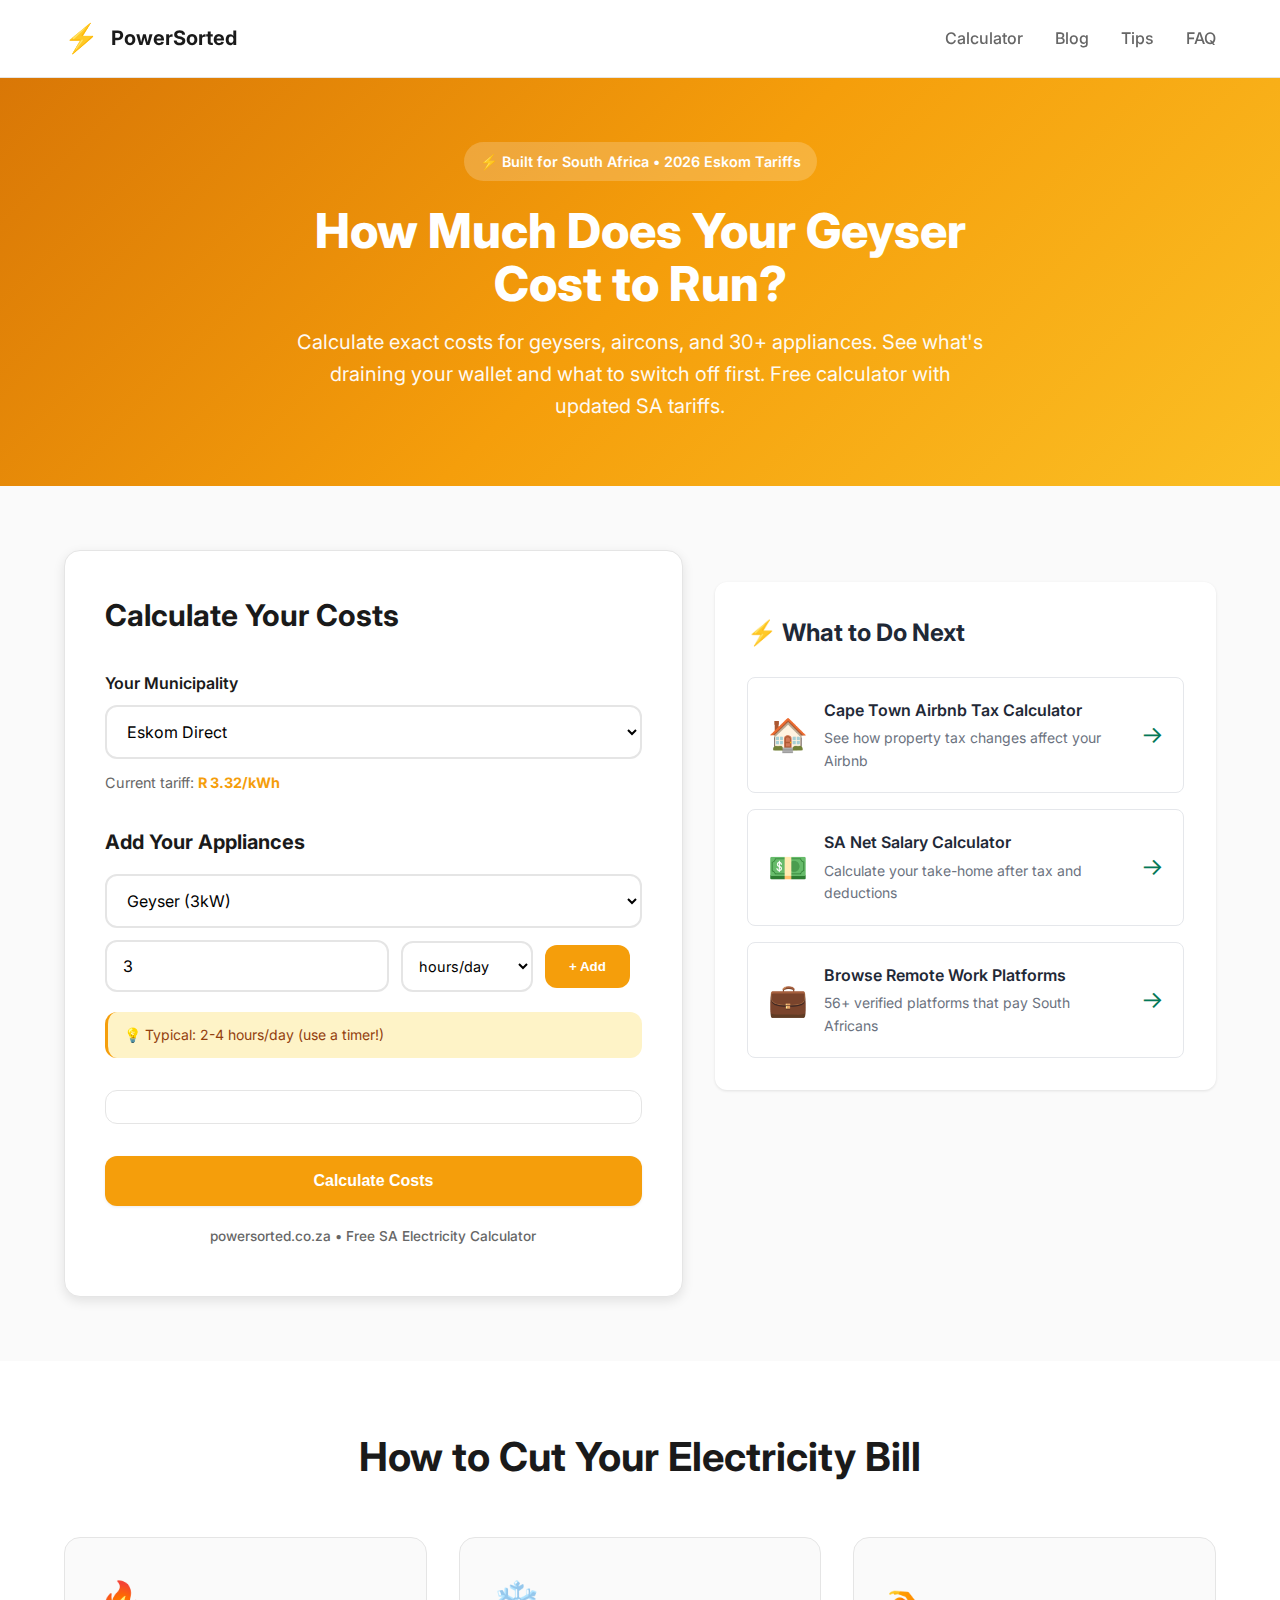
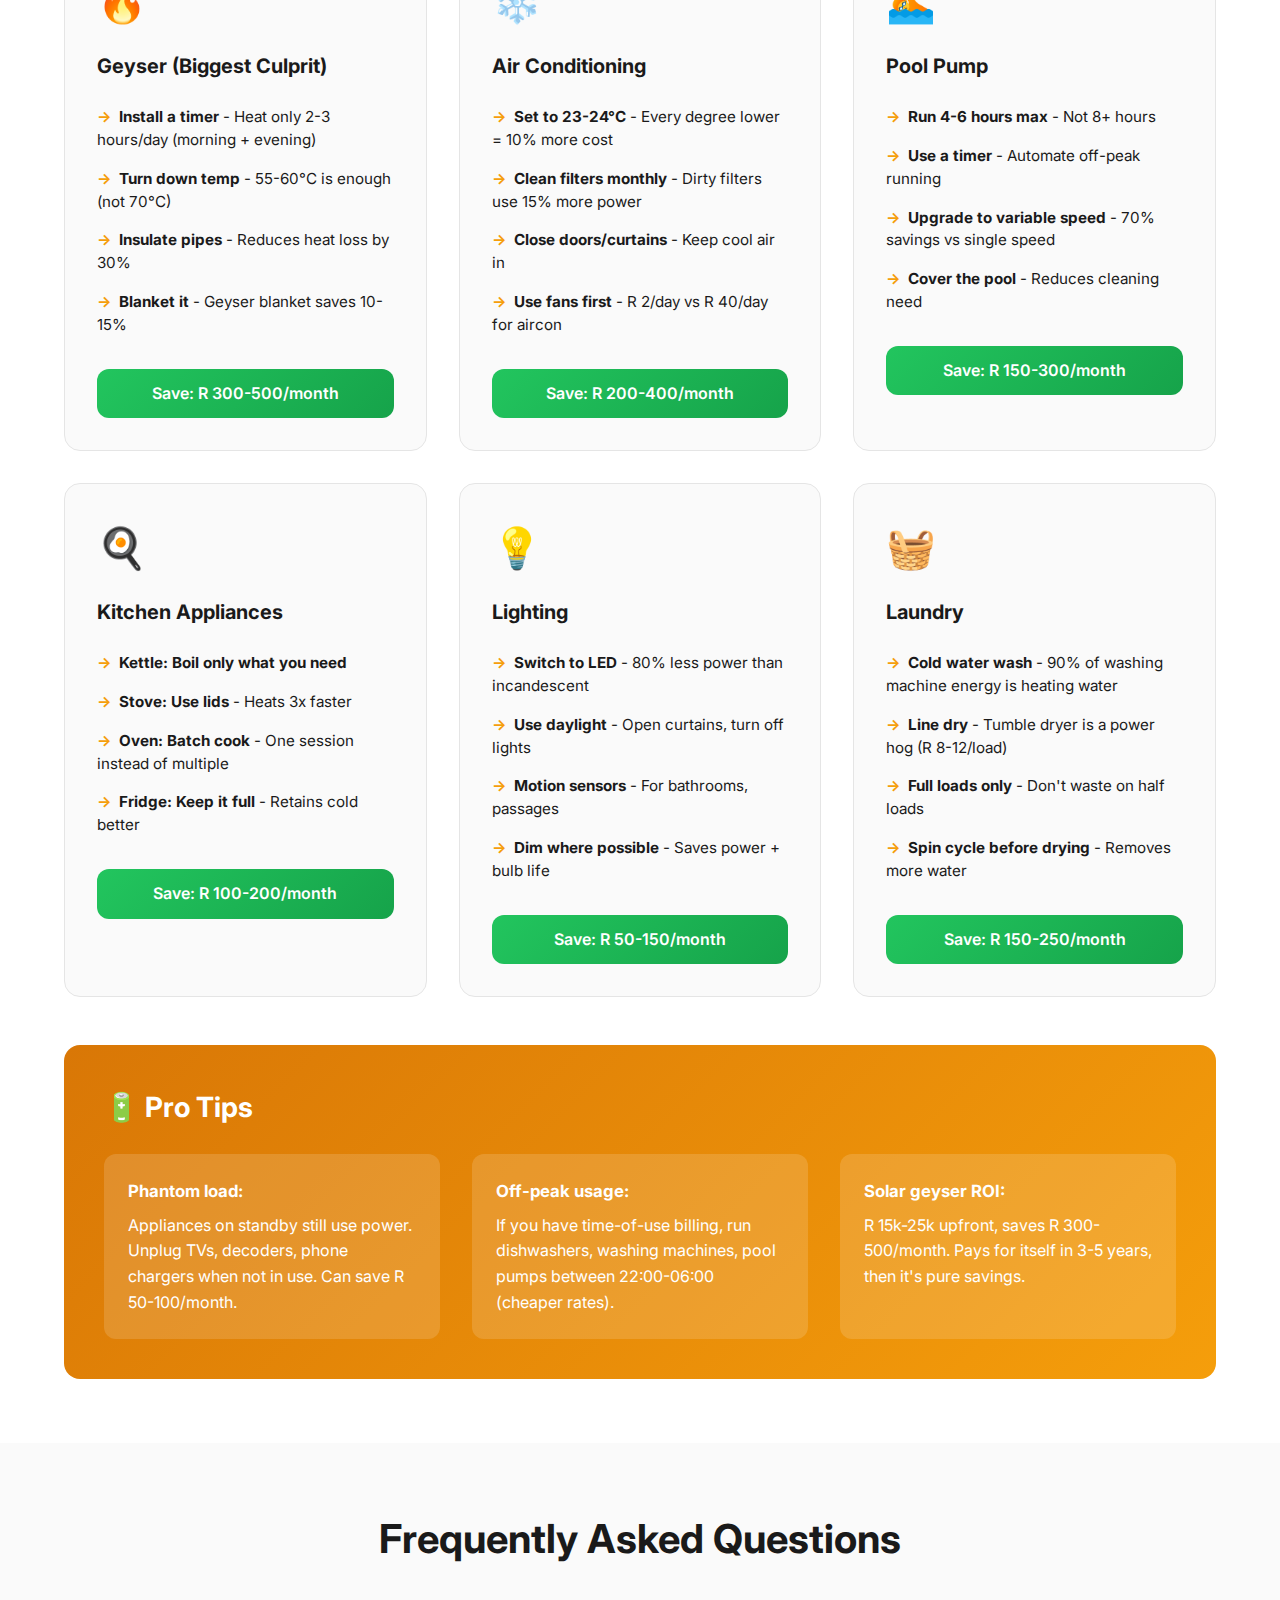
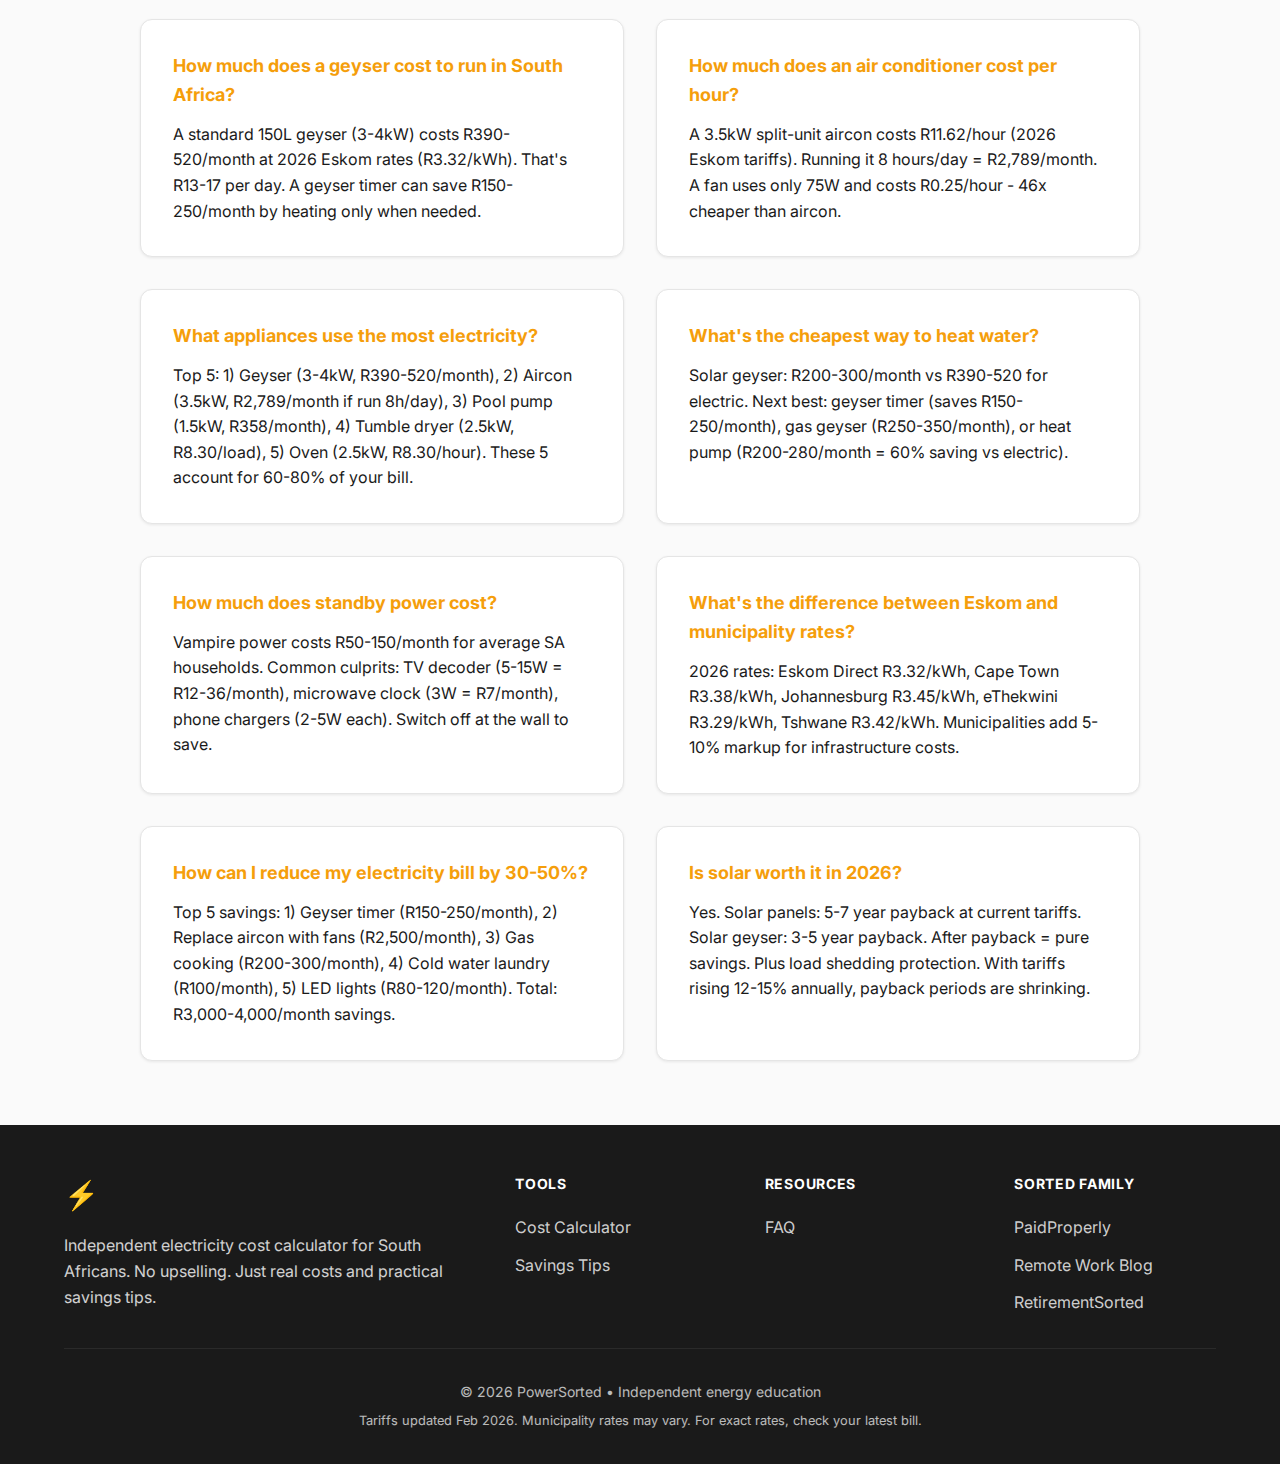
<file: index.html>
<!DOCTYPE html>
<html lang="en">
<head>
  <meta charset="UTF-8">
  <meta name="viewport" content="width=device-width, initial-scale=1.0">
  <meta name="description" content="How much does a geyser cost to run in South Africa? Calculate exact costs for any appliance with 2026 Eskom tariffs. Free electricity calculator shows which appliances cost the most and what to switch off first to cut your bill.">
  <link rel="canonical" href="https://powersorted.co.za/">
  <meta name="keywords" content="electricity calculator south africa, electricity cost calculator, geyser electricity cost, aircon running cost, reduce electricity bill, eskom tariff calculator">
  <title>How Much Does a Geyser Cost to Run? SA Electricity Calculator | PowerSorted</title>
  
  <!-- Google tag (gtag.js) -->
  <script async src="https://www.googletagmanager.com/gtag/js?id=G-0BFVQZC6SE"></script>
  <script>
    window.dataLayer = window.dataLayer || [];
    function gtag(){dataLayer.push(arguments);}
    gtag('js', new Date());
    gtag('config', 'G-0BFVQZC6SE');
  </script>
  
  <!-- Open Graph -->
  <meta property="og:title" content="Electricity Cost Calculator - PowerSorted">
  <meta property="og:description" content="Calculate your appliance running costs, see what to switch off first, and cut your electricity bill. Free tool for South Africans.">
  <meta property="og:type" content="website">
  <meta property="og:url" content="https://powersorted.co.za">
  
  <!-- Schema.org structured data -->
  <script type="application/ld+json">
  {
    "@context": "https://schema.org",
    "@type": "WebApplication",
    "name": "PowerSorted - Electricity Cost Calculator",
    "url": "https://powersorted.co.za",
    "description": "Free electricity cost calculator for South Africa. Calculate how much your appliances cost to run, see what to switch off first, and reduce your electricity bill.",
    "applicationCategory": "UtilitiesApplication",
    "offers": {
      "@type": "Offer",
      "price": "0",
      "priceCurrency": "ZAR"
    },
    "operatingSystem": "Any",
    "browserRequirements": "Requires JavaScript",
    "dateModified": "2026-02-10"
  }
  </script>
  
  <!-- FAQ Schema for AI Search -->
  <script type="application/ld+json">
  {
    "@context": "https://schema.org",
    "@type": "FAQPage",
    "mainEntity": [
      {
        "@type": "Question",
        "name": "How much does a geyser cost to run in South Africa?",
        "acceptedAnswer": {
          "@type": "Answer",
          "text": "A standard 150L geyser uses 3-4kW and costs R390-520 per month to run in South Africa (2026 Eskom rates of R3.32/kWh). That's about R13-17 per day. A geyser timer can save R150-250/month by heating only when needed."
        }
      },
      {
        "@type": "Question",
        "name": "How much does an air conditioner cost to run per hour?",
        "acceptedAnswer": {
          "@type": "Answer",
          "text": "A 3.5kW split-unit air conditioner costs R11.62 per hour to run with 2026 Eskom tariffs (R3.32/kWh). Running it 8 hours per day costs R2,789 per month. A fan uses only 75W and costs R0.25/hour - that's 46 times cheaper than an aircon."
        }
      },
      {
        "@type": "Question",
        "name": "What appliances use the most electricity in South Africa?",
        "acceptedAnswer": {
          "@type": "Answer",
          "text": "Top 5 electricity users in SA homes: 1) Geyser (3-4kW, R390-520/month), 2) Air conditioner (3.5kW, R2,789/month if run 8h/day), 3) Pool pump (1.5kW, R358/month), 4) Tumble dryer (2.5kW, R8.30 per load), 5) Oven/stove (2.5kW, R8.30/hour). These 5 appliances account for 60-80% of household electricity costs."
        }
      },
      {
        "@type": "Question",
        "name": "How much does load shedding cost me per month?",
        "acceptedAnswer": {
          "@type": "Answer",
          "text": "Load shedding itself doesn't cost money (your electricity is off). However, keeping appliances like fridges, security systems, and WiFi running during load shedding with an inverter costs R150-400/month depending on your battery size and Stage level. The real cost is lost productivity and spoiled food."
        }
      },
      {
        "@type": "Question",
        "name": "What's the cheapest way to heat water in South Africa?",
        "acceptedAnswer": {
          "@type": "Answer",
          "text": "Solar geyser is cheapest long-term (R200-300/month vs R390-520 for electric). Next best: geyser timer (saves R150-250/month) or gas geyser (R250-350/month). Heat pump costs R200-280/month (60% saving vs electric geyser). Avoid instant electric showers - they use 3-6kW and cost R10-20 per 10-minute shower."
        }
      },
      {
        "@type": "Question",
        "name": "How much does it cost to leave appliances on standby?",
        "acceptedAnswer": {
          "@type": "Answer",
          "text": "Standby power (vampire power) costs R50-150/month for an average SA household. Common culprits: TV decoder (5-15W, R12-36/month), microwave clock (3W, R7/month), phone chargers (2-5W each), gaming consoles on standby (10-15W). Switch off at the wall to save."
        }
      },
      {
        "@type": "Question",
        "name": "What's the difference between Eskom and municipality electricity rates?",
        "acceptedAnswer": {
          "@type": "Answer",
          "text": "As of 2026, Eskom Direct charges R3.32/kWh average. Municipalities add a markup: Cape Town R3.38/kWh, Johannesburg R3.45/kWh, eThekwini R3.29/kWh, Tshwane R3.42/kWh. Municipality rates can be 5-10% higher than Eskom Direct, but they include service fees and infrastructure costs."
        }
      },
      {
        "@type": "Question",
        "name": "How can I reduce my electricity bill by 30-50%?",
        "acceptedAnswer": {
          "@type": "Answer",
          "text": "Top 5 ways to cut electricity costs in SA: 1) Install geyser timer (saves R150-250/month), 2) Replace aircon with fans where possible (saves R2,500/month), 3) Switch to gas cooking (saves R200-300/month), 4) Use cold water for laundry (saves R100/month), 5) LED lights throughout (saves R80-120/month). Combined savings: R3,000-4,000/month = 30-50% reduction for most households."
        }
      }
    ]
  }
  </script>
  
  <link rel="stylesheet" href="style.css">
  <link rel="icon" href="data:image/svg+xml,<svg xmlns='http://www.w3.org/2000/svg' viewBox='0 0 100 100'><rect fill='%23f59e0b' width='100' height='100' rx='20'/><text x='50' y='70' font-size='60' text-anchor='middle' fill='white'>⚡</text></svg>">
  <link href="https://fonts.googleapis.com/css2?family=Inter:wght@400;500;600;700;800&display=swap" rel="stylesheet">
</head>
<body>
  <!-- Header -->
  <header class="header">
    <div class="container">
      <div class="header-inner">
        <a href="/" class="logo">
          <span class="logo-icon">⚡</span>
          <span class="logo-text">PowerSorted</span>
        </a>
        <nav class="nav">
          <a href="#calculator">Calculator</a>
          <a href="blog/">Blog</a>
          <a href="#tips">Tips</a>
          <a href="#faq">FAQ</a>
        </nav>
      </div>
    </div>
  </header>

  <!-- Hero Section -->
  <section class="hero">
    <div class="container">
      <div class="hero-content">
        <span class="badge">⚡ Built for South Africa • 2026 Eskom Tariffs</span>
        <h1>How Much Does Your Geyser Cost to Run?</h1>
        <p class="hero-subtitle">Calculate exact costs for geysers, aircons, and 30+ appliances. See what's draining your wallet and what to switch off first. Free calculator with updated SA tariffs.</p>
      </div>
    </div>
  </section>

  <!-- Calculator Section -->
  <section id="calculator" class="section">
    <div class="container">
      <div class="calculator-layout">
        <!-- Input Section -->
        <div class="calculator-card">
          <h2>Calculate Your Costs</h2>
          
          <!-- Municipality Selector -->
          <div class="form-group">
            <label for="municipality">Your Municipality</label>
            <select id="municipality" class="select-input">
              <option value="cpt">City of Cape Town</option>
              <option value="jhb">City of Johannesburg</option>
              <option value="ekurhuleni">Ekurhuleni</option>
              <option value="ethekwini">eThekwini (Durban)</option>
              <option value="tshwane">City of Tshwane (Pretoria)</option>
              <option value="nelson-mandela">Nelson Mandela Bay</option>
              <option value="eskom" selected>Eskom Direct</option>
            </select>
            <div class="tariff-info">
              Current tariff: <strong id="current-tariff">R 3.32/kWh</strong>
            </div>
          </div>

          <!-- Appliance Adder -->
          <div class="appliance-adder">
            <h3>Add Your Appliances</h3>
            <div class="add-form">
              <select id="appliance-select" class="select-input">
                <optgroup label="Heating & Cooling">
                  <option value="geyser-3000">Geyser (3kW)</option>
                  <option value="geyser-4500">Geyser (4.5kW)</option>
                  <option value="aircon-1500">Air Conditioner (1.5kW)</option>
                  <option value="aircon-2000">Air Conditioner (2kW)</option>
                  <option value="heater-2000">Electric Heater (2kW)</option>
                  <option value="underfloor">Underfloor Heating (per 10m²)</option>
                </optgroup>
                <optgroup label="Kitchen">
                  <option value="stove-2000">Stove Plate (2kW)</option>
                  <option value="oven-2400">Oven (2.4kW)</option>
                  <option value="air-fryer-1500">Air Fryer (1.5kW)</option>
                  <option value="kettle-2200">Kettle (2.2kW)</option>
                  <option value="microwave-1000">Microwave (1kW)</option>
                  <option value="fridge-150">Fridge (150W)</option>
                  <option value="freezer-200">Chest Freezer (200W)</option>
                  <option value="dishwasher-1800">Dishwasher (1.8kW)</option>
                </optgroup>
                <optgroup label="Laundry">
                  <option value="washing-machine-2000">Washing Machine (2kW)</option>
                  <option value="tumble-dryer-2400">Tumble Dryer (2.4kW)</option>
                  <option value="iron-2000">Iron (2kW)</option>
                </optgroup>
                <optgroup label="Electronics">
                  <option value="tv-100">TV (100W)</option>
                  <option value="tv-200">TV Large (200W)</option>
                  <option value="computer-300">Desktop Computer (300W)</option>
                  <option value="laptop-60">Laptop (60W)</option>
                  <option value="router-10">WiFi Router (10W)</option>
                  <option value="decoder-20">DSTV Decoder (20W)</option>
                  <option value="gaming-console-150">Gaming Console (150W)</option>
                </optgroup>
                <optgroup label="Lighting">
                  <option value="led-bulb-10">LED Bulb (10W)</option>
                  <option value="led-bulb-15">LED Bulb (15W)</option>
                  <option value="cfl-bulb-20">CFL Bulb (20W)</option>
                  <option value="incandescent-60">Incandescent Bulb (60W)</option>
                </optgroup>
                <optgroup label="Pool & Garden">
                  <option value="pool-pump-750">Pool Pump (750W)</option>
                  <option value="pool-pump-1100">Pool Pump (1.1kW)</option>
                  <option value="borehole-750">Borehole Pump (750W)</option>
                </optgroup>
              </select>
              <div class="usage-inputs">
                <input type="number" id="usage-amount" placeholder="Usage" min="0" step="0.1" value="1">
                <select id="usage-type" class="select-input-small">
                  <option value="hours">hours/day</option>
                  <option value="minutes">minutes/use</option>
                </select>
                <input type="number" id="times-per-day" placeholder="Times/day" min="0" max="100" step="1" value="1" style="display:none;">
                <button id="add-appliance-btn" class="btn-add">+ Add</button>
              </div>
              <div id="usage-hint" class="usage-hint"></div>
            </div>
          </div>

          <!-- Appliance List -->
          <div id="appliance-list" class="appliance-list">
            <!-- Populated by JS -->
          </div>

          <button id="calculate-btn" class="btn-primary">Calculate Costs</button>
          <div class="calculator-credit">
            powersorted.co.za • Free SA Electricity Calculator
          </div>
        </div>

        <!-- Results Section -->
        <div class="results-panel">
          <div id="results-summary" class="results-summary hidden">
            <h3>Your Electricity Costs</h3>
            
            <div class="cost-cards">
              <div class="cost-card">
                <div class="cost-label">Daily</div>
                <div class="cost-value" id="cost-daily">R 0.00</div>
              </div>
              <div class="cost-card highlight">
                <div class="cost-label">Monthly</div>
                <div class="cost-value" id="cost-monthly">R 0.00</div>
              </div>
              <div class="cost-card">
                <div class="cost-label">Yearly</div>
                <div class="cost-value" id="cost-yearly">R 0.00</div>
              </div>
            </div>

            <div class="total-kwh">
              Total usage: <strong id="total-kwh">0 kWh</strong> per month
            </div>
            
            <div class="calculator-credit">
              powersorted.co.za • Free SA Electricity Calculator
            </div>
          </div>

          <!-- Priority List -->
          <div id="priority-list" class="priority-list hidden">
            <h3>💡 Switch Off First</h3>
            <p class="priority-intro">Ranked by cost impact (biggest savings first)</p>
            <div id="priority-items">
              <!-- Populated by JS -->
            </div>
          </div>

          <!-- Optimization Savings -->
          <div id="optimization-section" class="optimization-section hidden">
            <h3>💰 Optimization Potential</h3>
            <p>With simple best practices (timers, efficient use, temperature adjustments), you could save:</p>
            <div class="optimization-savings">
              <span class="savings-amount" id="optimization-savings">R 0.00</span>
              <span class="savings-label">per month</span>
            </div>
            <div class="optimization-tips">
              <p class="optimization-note"><strong>Quick wins:</strong></p>
              <ul id="optimization-tips-list">
                <!-- Populated by JS based on appliances -->
              </ul>
            </div>
          </div>
          
          <!-- Next Steps -->
          <div id="next-steps" class="next-steps-section hidden" style="margin-top: 2rem; padding: 2rem; background: white; border-radius: 12px; box-shadow: 0 1px 3px rgba(0,0,0,0.1);">
            <h3 style="font-size: 1.5rem; font-weight: 700; margin-bottom: 1.5rem; color: #1f2937;">
              ⚡ What to Do Next
            </h3>
            
            <div style="display: grid; gap: 1rem;">
              <a href="https://retirementsorted.co.za/airbnb-tax-calculator.html" style="display: flex; align-items: center; gap: 1rem; padding: 1.25rem; background: white; border: 1px solid #e5e7eb; border-radius: 8px; text-decoration: none; color: inherit; transition: all 0.2s;" onmouseover="this.style.borderColor='#047857'; this.style.boxShadow='0 4px 6px rgba(4, 120, 87, 0.1)'; this.style.transform='translateY(-2px)'" onmouseout="this.style.borderColor='#e5e7eb'; this.style.boxShadow='none'; this.style.transform='translateY(0)'">
                <div style="font-size: 2rem; flex-shrink: 0;">🏠</div>
                <div style="flex: 1;">
                  <div style="font-size: 1rem; font-weight: 600; color: #1f2937; margin-bottom: 0.25rem;">Cape Town Airbnb Tax Calculator</div>
                  <div style="font-size: 0.875rem; color: #6b7280;">See how property tax changes affect your Airbnb</div>
                </div>
                <div style="font-size: 1.5rem; color: #047857; flex-shrink: 0;">→</div>
              </a>
              
              <a href="https://retirementsorted.co.za/net-salary-calculator.html" style="display: flex; align-items: center; gap: 1rem; padding: 1.25rem; background: white; border: 1px solid #e5e7eb; border-radius: 8px; text-decoration: none; color: inherit; transition: all 0.2s;" onmouseover="this.style.borderColor='#047857'; this.style.boxShadow='0 4px 6px rgba(4, 120, 87, 0.1)'; this.style.transform='translateY(-2px)'" onmouseout="this.style.borderColor='#e5e7eb'; this.style.boxShadow='none'; this.style.transform='translateY(0)'">
                <div style="font-size: 2rem; flex-shrink: 0;">💵</div>
                <div style="flex: 1;">
                  <div style="font-size: 1rem; font-weight: 600; color: #1f2937; margin-bottom: 0.25rem;">SA Net Salary Calculator</div>
                  <div style="font-size: 0.875rem; color: #6b7280;">Calculate your take-home after tax and deductions</div>
                </div>
                <div style="font-size: 1.5rem; color: #047857; flex-shrink: 0;">→</div>
              </a>
              
              <a href="https://paidproperly.co.za" style="display: flex; align-items: center; gap: 1rem; padding: 1.25rem; background: white; border: 1px solid #e5e7eb; border-radius: 8px; text-decoration: none; color: inherit; transition: all 0.2s;" onmouseover="this.style.borderColor='#047857'; this.style.boxShadow='0 4px 6px rgba(4, 120, 87, 0.1)'; this.style.transform='translateY(-2px)'" onmouseout="this.style.borderColor='#e5e7eb'; this.style.boxShadow='none'; this.style.transform='translateY(0)'">
                <div style="font-size: 2rem; flex-shrink: 0;">💼</div>
                <div style="flex: 1;">
                  <div style="font-size: 1rem; font-weight: 600; color: #1f2937; margin-bottom: 0.25rem;">Browse Remote Work Platforms</div>
                  <div style="font-size: 0.875rem; color: #6b7280;">56+ verified platforms that pay South Africans</div>
                </div>
                <div style="font-size: 1.5rem; color: #047857; flex-shrink: 0;">→</div>
              </a>
            </div>
          </div>
        </div>
      </div>
    </div>
  </section>

  <!-- Tips Section -->
  <section id="tips" class="section section-alt">
    <div class="container">
      <h2 class="section-title">How to Cut Your Electricity Bill</h2>
      
      <div class="tips-grid">
        <div class="tip-card">
          <div class="tip-icon">🔥</div>
          <h3>Geyser (Biggest Culprit)</h3>
          <ul>
            <li><strong>Install a timer</strong> - Heat only 2-3 hours/day (morning + evening)</li>
            <li><strong>Turn down temp</strong> - 55-60°C is enough (not 70°C)</li>
            <li><strong>Insulate pipes</strong> - Reduces heat loss by 30%</li>
            <li><strong>Blanket it</strong> - Geyser blanket saves 10-15%</li>
          </ul>
          <div class="savings-badge">Save: R 300-500/month</div>
        </div>

        <div class="tip-card">
          <div class="tip-icon">❄️</div>
          <h3>Air Conditioning</h3>
          <ul>
            <li><strong>Set to 23-24°C</strong> - Every degree lower = 10% more cost</li>
            <li><strong>Clean filters monthly</strong> - Dirty filters use 15% more power</li>
            <li><strong>Close doors/curtains</strong> - Keep cool air in</li>
            <li><strong>Use fans first</strong> - R 2/day vs R 40/day for aircon</li>
          </ul>
          <div class="savings-badge">Save: R 200-400/month</div>
        </div>

        <div class="tip-card">
          <div class="tip-icon">🏊</div>
          <h3>Pool Pump</h3>
          <ul>
            <li><strong>Run 4-6 hours max</strong> - Not 8+ hours</li>
            <li><strong>Use a timer</strong> - Automate off-peak running</li>
            <li><strong>Upgrade to variable speed</strong> - 70% savings vs single speed</li>
            <li><strong>Cover the pool</strong> - Reduces cleaning need</li>
          </ul>
          <div class="savings-badge">Save: R 150-300/month</div>
        </div>

        <div class="tip-card">
          <div class="tip-icon">🍳</div>
          <h3>Kitchen Appliances</h3>
          <ul>
            <li><strong>Kettle: Boil only what you need</strong></li>
            <li><strong>Stove: Use lids</strong> - Heats 3x faster</li>
            <li><strong>Oven: Batch cook</strong> - One session instead of multiple</li>
            <li><strong>Fridge: Keep it full</strong> - Retains cold better</li>
          </ul>
          <div class="savings-badge">Save: R 100-200/month</div>
        </div>

        <div class="tip-card">
          <div class="tip-icon">💡</div>
          <h3>Lighting</h3>
          <ul>
            <li><strong>Switch to LED</strong> - 80% less power than incandescent</li>
            <li><strong>Use daylight</strong> - Open curtains, turn off lights</li>
            <li><strong>Motion sensors</strong> - For bathrooms, passages</li>
            <li><strong>Dim where possible</strong> - Saves power + bulb life</li>
          </ul>
          <div class="savings-badge">Save: R 50-150/month</div>
        </div>

        <div class="tip-card">
          <div class="tip-icon">🧺</div>
          <h3>Laundry</h3>
          <ul>
            <li><strong>Cold water wash</strong> - 90% of washing machine energy is heating water</li>
            <li><strong>Line dry</strong> - Tumble dryer is a power hog (R 8-12/load)</li>
            <li><strong>Full loads only</strong> - Don't waste on half loads</li>
            <li><strong>Spin cycle before drying</strong> - Removes more water</li>
          </ul>
          <div class="savings-badge">Save: R 150-250/month</div>
        </div>
      </div>

      <div class="pro-tips">
        <h3>🔋 Pro Tips</h3>
        <div class="pro-tips-grid">
          <div class="pro-tip">
            <strong>Phantom load:</strong> Appliances on standby still use power. Unplug TVs, decoders, phone chargers when not in use. Can save R 50-100/month.
          </div>
          <div class="pro-tip">
            <strong>Off-peak usage:</strong> If you have time-of-use billing, run dishwashers, washing machines, pool pumps between 22:00-06:00 (cheaper rates).
          </div>
          <div class="pro-tip">
            <strong>Solar geyser ROI:</strong> R 15k-25k upfront, saves R 300-500/month. Pays for itself in 3-5 years, then it's pure savings.
          </div>
        </div>
      </div>
    </div>
  </section>

  <!-- FAQ Section -->
  <section id="faq" class="section">
    <div class="container">
      <h2 class="section-title">Frequently Asked Questions</h2>
      <div class="faq-grid">
        <div class="faq-item">
          <h4>How much does a geyser cost to run in South Africa?</h4>
          <p>A standard 150L geyser (3-4kW) costs R390-520/month at 2026 Eskom rates (R3.32/kWh). That's R13-17 per day. A geyser timer can save R150-250/month by heating only when needed.</p>
        </div>

        <div class="faq-item">
          <h4>How much does an air conditioner cost per hour?</h4>
          <p>A 3.5kW split-unit aircon costs R11.62/hour (2026 Eskom tariffs). Running it 8 hours/day = R2,789/month. A fan uses only 75W and costs R0.25/hour - 46x cheaper than aircon.</p>
        </div>

        <div class="faq-item">
          <h4>What appliances use the most electricity?</h4>
          <p>Top 5: 1) Geyser (3-4kW, R390-520/month), 2) Aircon (3.5kW, R2,789/month if run 8h/day), 3) Pool pump (1.5kW, R358/month), 4) Tumble dryer (2.5kW, R8.30/load), 5) Oven (2.5kW, R8.30/hour). These 5 account for 60-80% of your bill.</p>
        </div>

        <div class="faq-item">
          <h4>What's the cheapest way to heat water?</h4>
          <p>Solar geyser: R200-300/month vs R390-520 for electric. Next best: geyser timer (saves R150-250/month), gas geyser (R250-350/month), or heat pump (R200-280/month = 60% saving vs electric).</p>
        </div>

        <div class="faq-item">
          <h4>How much does standby power cost?</h4>
          <p>Vampire power costs R50-150/month for average SA households. Common culprits: TV decoder (5-15W = R12-36/month), microwave clock (3W = R7/month), phone chargers (2-5W each). Switch off at the wall to save.</p>
        </div>

        <div class="faq-item">
          <h4>What's the difference between Eskom and municipality rates?</h4>
          <p>2026 rates: Eskom Direct R3.32/kWh, Cape Town R3.38/kWh, Johannesburg R3.45/kWh, eThekwini R3.29/kWh, Tshwane R3.42/kWh. Municipalities add 5-10% markup for infrastructure costs.</p>
        </div>

        <div class="faq-item">
          <h4>How can I reduce my electricity bill by 30-50%?</h4>
          <p>Top 5 savings: 1) Geyser timer (R150-250/month), 2) Replace aircon with fans (R2,500/month), 3) Gas cooking (R200-300/month), 4) Cold water laundry (R100/month), 5) LED lights (R80-120/month). Total: R3,000-4,000/month savings.</p>
        </div>

        <div class="faq-item">
          <h4>Is solar worth it in 2026?</h4>
          <p>Yes. Solar panels: 5-7 year payback at current tariffs. Solar geyser: 3-5 year payback. After payback = pure savings. Plus load shedding protection. With tariffs rising 12-15% annually, payback periods are shrinking.</p>
        </div>
      </div>
    </div>
  </section>

  <!-- Footer -->
  <footer class="footer">
    <div class="container">
      <div class="footer-content">
        <div class="footer-brand">
          <div class="logo">
            <span class="logo-icon">⚡</span>
            <span class="logo-text">PowerSorted</span>
          </div>
          <p>Independent electricity cost calculator for South Africans. No upselling. Just real costs and practical savings tips.</p>
        </div>
        <div class="footer-links">
          <h4>Tools</h4>
          <a href="#calculator">Cost Calculator</a>
          <a href="#tips">Savings Tips</a>
        </div>
        <div class="footer-links">
          <h4>Resources</h4>
          <a href="#faq">FAQ</a>
        </div>
        <div class="footer-links">
          <h4>Sorted Family</h4>
          <a href="https://paidproperly.co.za" target="_blank">PaidProperly</a>
          <a href="https://paidproperly.co.za/blog/" target="_blank">Remote Work Blog</a>
          <a href="https://retirementsorted.co.za" target="_blank">RetirementSorted</a>
        </div>
      </div>
      <div class="footer-bottom">
        <p>&copy; 2026 PowerSorted • Independent energy education</p>
        <p class="disclaimer">Tariffs updated Feb 2026. Municipality rates may vary. For exact rates, check your latest bill.</p>
      </div>
    </div>
  </footer>

  <script src="app.js"></script>
  
  <!-- Affiliate Link Tracking -->
  <script>
    (function() {
      if (document.readyState === 'loading') {
        document.addEventListener('DOMContentLoaded', initTracking);
      } else {
        initTracking();
      }

      function initTracking() {
        const externalLinks = document.querySelectorAll('a[href^="http"]');
        
        externalLinks.forEach(link => {
          const href = link.href;
          const hostname = new URL(href).hostname;
          const currentHostname = window.location.hostname;
          
          if (hostname === currentHostname || hostname.includes('sorted')) {
            return;
          }
          
          link.addEventListener('click', function(e) {
            if (typeof gtag !== 'undefined') {
              gtag('event', 'affiliate_click', {
                'link_url': href,
                'link_text': this.textContent.trim().substring(0, 50),
                'link_domain': hostname,
                'page_location': window.location.pathname,
                'page_title': document.title
              });
            }
            
            if (!e.ctrlKey && !e.metaKey && !e.shiftKey) {
              e.preventDefault();
              setTimeout(() => {
                window.open(href, link.target || '_self');
              }, 100);
            }
          });
        });
      }
    })();
  </script>
</body>
</html>
</file>
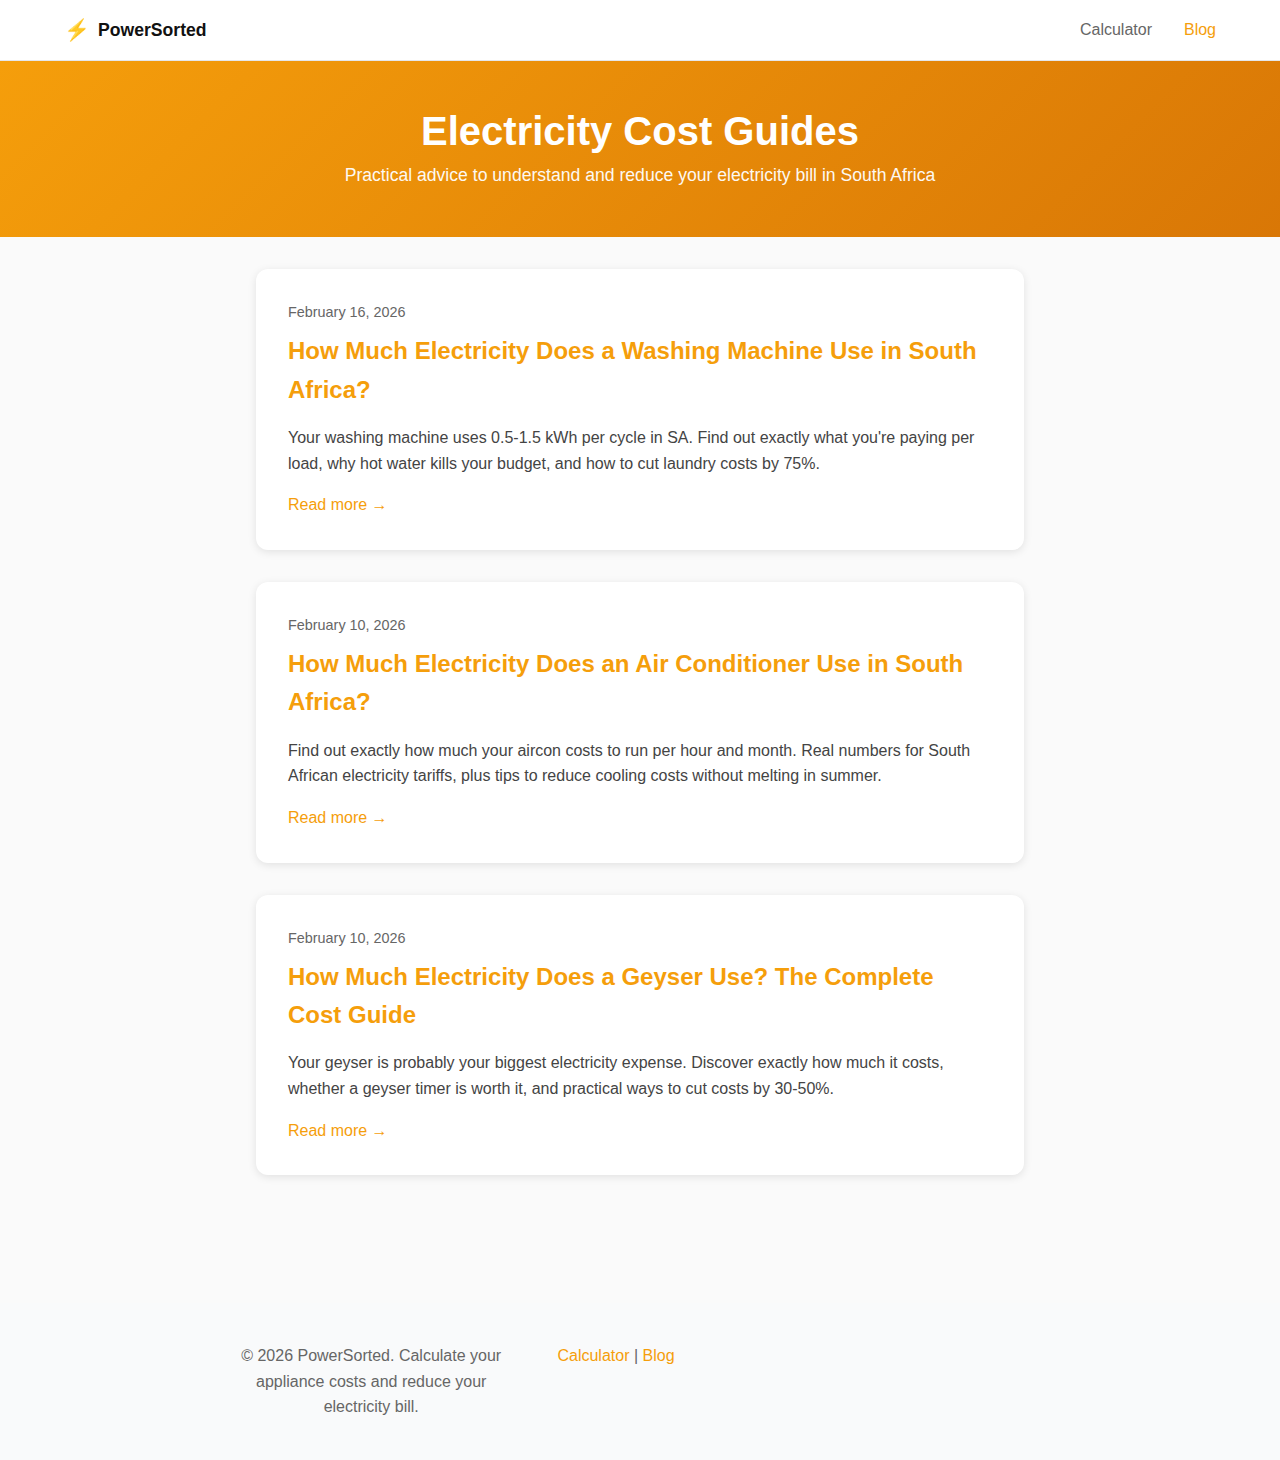
<file: blog/index.html>
<!DOCTYPE html>
<html lang="en">
<head>
    <meta charset="UTF-8">
    <meta name="viewport" content="width=device-width, initial-scale=1.0">
    <title>Blog - PowerSorted | Electricity Cost Guides for South Africa</title>
    <meta name="description" content="Learn how much your appliances really cost to run. Practical guides to reduce your electricity bill in South Africa.">
    <link rel="stylesheet" href="../style.css">
    <link rel="canonical" href="https://powersorted.co.za/blog/">
    
    <!-- Google tag (gtag.js) -->
    <script async src="https://www.googletagmanager.com/gtag/js?id=G-0BFVQZC6SE"></script>
    <script>
        window.dataLayer = window.dataLayer || [];
        function gtag(){dataLayer.push(arguments);}
        gtag('js', new Date());
        gtag('config', 'G-0BFVQZC6SE');
    </script>
</head>
<body>
    <style>
        /* Reset any inherited styles */
        body {
            margin: 0;
            padding: 0;
            font-family: 'Inter', -apple-system, BlinkMacSystemFont, 'Segoe UI', Roboto, Oxygen, Ubuntu, Cantarell, sans-serif;
        }

        .blog-nav {
            background: white;
            border-bottom: 1px solid #e5e7eb;
            padding: 1rem 0;
            width: 100%;
        }

        .blog-nav-inner {
            max-width: 1200px;
            margin: 0 auto;
            padding: 0 1.5rem;
            display: flex;
            justify-content: space-between;
            align-items: center;
        }

        .blog-logo {
            display: flex;
            align-items: center;
            gap: 0.5rem;
            text-decoration: none !important;
            color: #111;
            font-size: 1.1rem;
            font-weight: 600;
        }

        .blog-logo:hover {
            color: #f59e0b;
        }

        .blog-bolt {
            color: #f59e0b;
            font-size: 1.3rem;
            line-height: 1;
        }

        .blog-nav-links {
            display: flex;
            gap: 2rem;
            align-items: center;
        }

        .blog-nav-links a {
            text-decoration: none !important;
            color: #666;
            font-weight: 400;
            font-size: 1rem;
            transition: color 0.2s;
        }

        .blog-nav-links a:hover {
            color: #f59e0b;
        }

        .blog-nav-links a.active {
            color: #f59e0b;
            font-weight: 500;
        }

        .hero {
            background: linear-gradient(135deg, #f59e0b 0%, #d97706 100%);
            color: white;
            padding: 3rem 1rem;
            text-align: center;
        }

        .hero h1 {
            font-size: 2.5rem;
            margin: 0 0 0.5rem 0;
        }

        .hero-subtitle {
            font-size: 1.1rem;
            opacity: 0.95;
            margin: 0;
        }

        .blog-list {
            max-width: 800px;
            margin: 0 auto;
            padding: 2rem 1rem;
        }

        .blog-card {
            background: white;
            border-radius: 12px;
            padding: 2rem;
            margin-bottom: 2rem;
            box-shadow: 0 2px 8px rgba(0,0,0,0.1);
            transition: transform 0.2s, box-shadow 0.2s;
        }

        .blog-card:hover {
            transform: translateY(-2px);
            box-shadow: 0 4px 16px rgba(0,0,0,0.15);
        }

        .blog-date {
            color: #666;
            font-size: 0.9rem;
            margin-bottom: 0.5rem;
        }

        .blog-card h2 {
            margin: 0.5rem 0;
            font-size: 1.5rem;
        }

        .blog-card h2 a {
            color: #f59e0b;
            text-decoration: none;
        }

        .blog-card h2 a:hover {
            color: #d97706;
        }

        .blog-card p {
            color: #444;
            line-height: 1.6;
            margin: 1rem 0;
        }

        .read-more {
            color: #f59e0b;
            text-decoration: none;
            font-weight: 500;
        }

        .read-more:hover {
            color: #d97706;
        }

        footer {
            background: #f9fafb;
            padding: 2rem 1rem;
            text-align: center;
            color: #666;
            margin-top: 4rem;
        }

        .footer-content {
            max-width: 800px;
            margin: 0 auto;
        }

        .footer-content p {
            margin: 0.5rem 0;
        }

        .footer-content a {
            color: #f59e0b;
            text-decoration: none;
        }

        .footer-content a:hover {
            text-decoration: underline;
        }
    </style>

    <nav class="blog-nav">
        <div class="blog-nav-inner">
            <a href="../" class="blog-logo">
                <span class="blog-bolt">⚡</span>
                <span>PowerSorted</span>
            </a>
            <div class="blog-nav-links">
                <a href="../#calculator">Calculator</a>
                <a href="../blog/" class="active">Blog</a>
            </div>
        </div>
    </nav>

    <main>
        <section class="hero">
            <h1>Electricity Cost Guides</h1>
            <p class="hero-subtitle">Practical advice to understand and reduce your electricity bill in South Africa</p>
        </section>

        <section class="blog-list">
            <article class="blog-card">
                <div class="blog-date">February 16, 2026</div>
                <h2><a href="./how-much-electricity-washing-machine-south-africa.html">How Much Electricity Does a Washing Machine Use in South Africa?</a></h2>
                <p>Your washing machine uses 0.5-1.5 kWh per cycle in SA. Find out exactly what you're paying per load, why hot water kills your budget, and how to cut laundry costs by 75%.</p>
                <a href="./how-much-electricity-washing-machine-south-africa.html" class="read-more">Read more →</a>
            </article>

            <article class="blog-card">
                <div class="blog-date">February 10, 2026</div>
                <h2><a href="./how-much-electricity-does-air-conditioner-use-south-africa.html">How Much Electricity Does an Air Conditioner Use in South Africa?</a></h2>
                <p>Find out exactly how much your aircon costs to run per hour and month. Real numbers for South African electricity tariffs, plus tips to reduce cooling costs without melting in summer.</p>
                <a href="./how-much-electricity-does-air-conditioner-use-south-africa.html" class="read-more">Read more →</a>
            </article>

            <article class="blog-card">
                <div class="blog-date">February 10, 2026</div>
                <h2><a href="./how-much-electricity-does-geyser-use-south-africa.html">How Much Electricity Does a Geyser Use? The Complete Cost Guide</a></h2>
                <p>Your geyser is probably your biggest electricity expense. Discover exactly how much it costs, whether a geyser timer is worth it, and practical ways to cut costs by 30-50%.</p>
                <a href="./how-much-electricity-does-geyser-use-south-africa.html" class="read-more">Read more →</a>
            </article>
        </section>
    </main>

    <footer>
        <div class="footer-content">
            <p>&copy; 2026 PowerSorted. Calculate your appliance costs and reduce your electricity bill.</p>
            <p><a href="../">Calculator</a> | <a href="../blog/">Blog</a></p>
        </div>
    </footer>
</body>
</html>
</file>
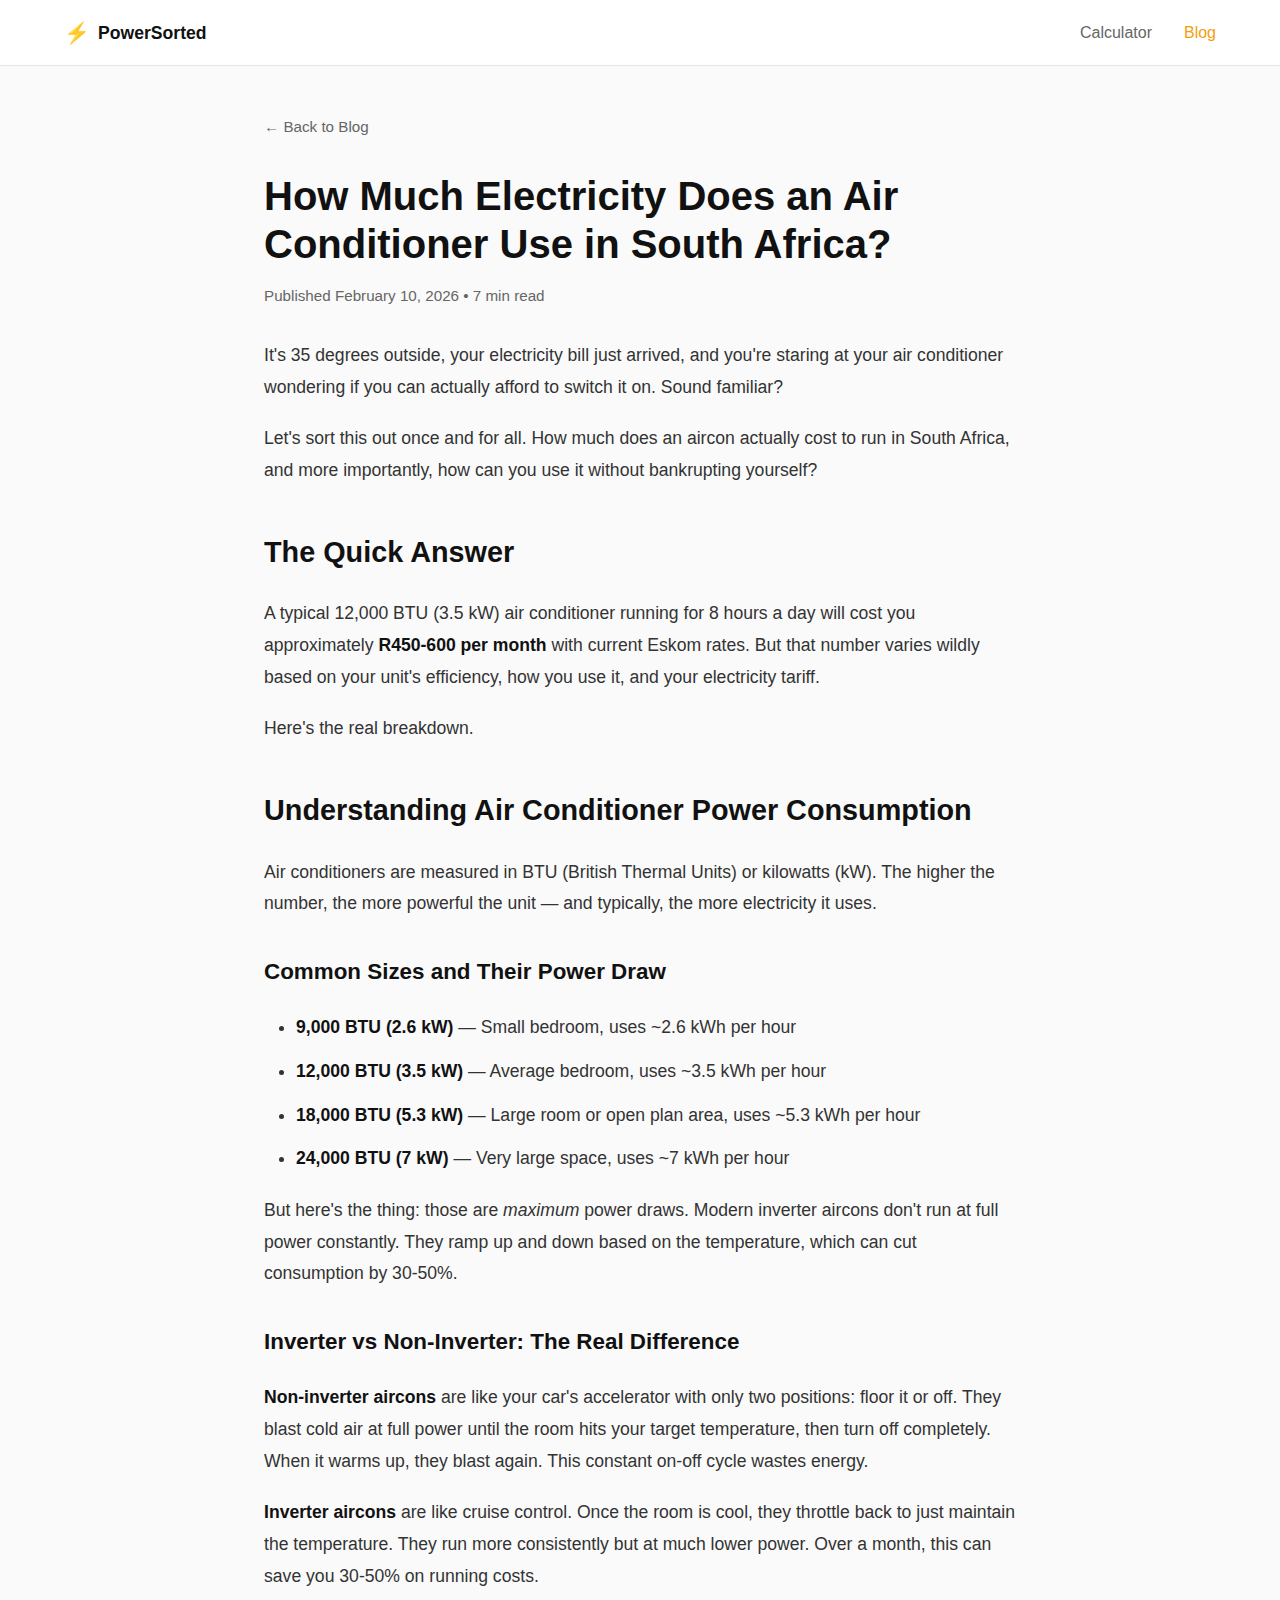
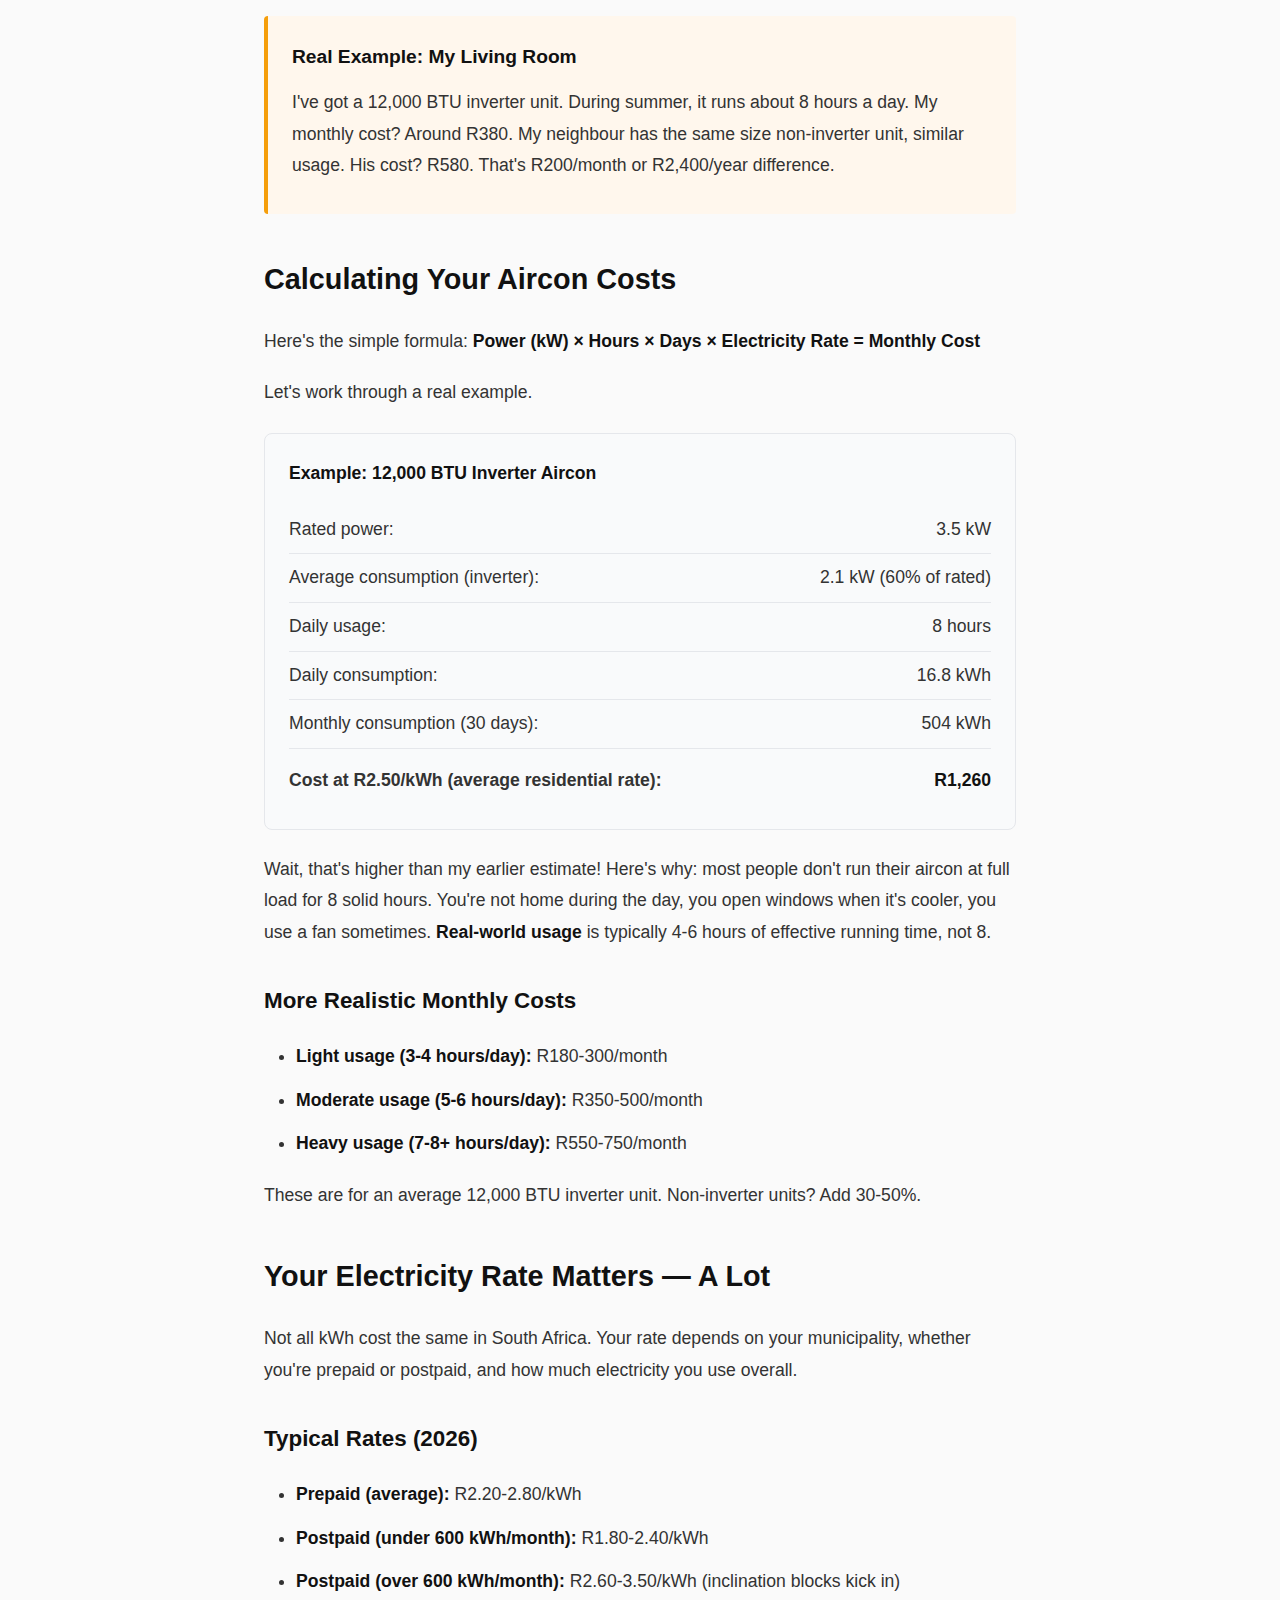
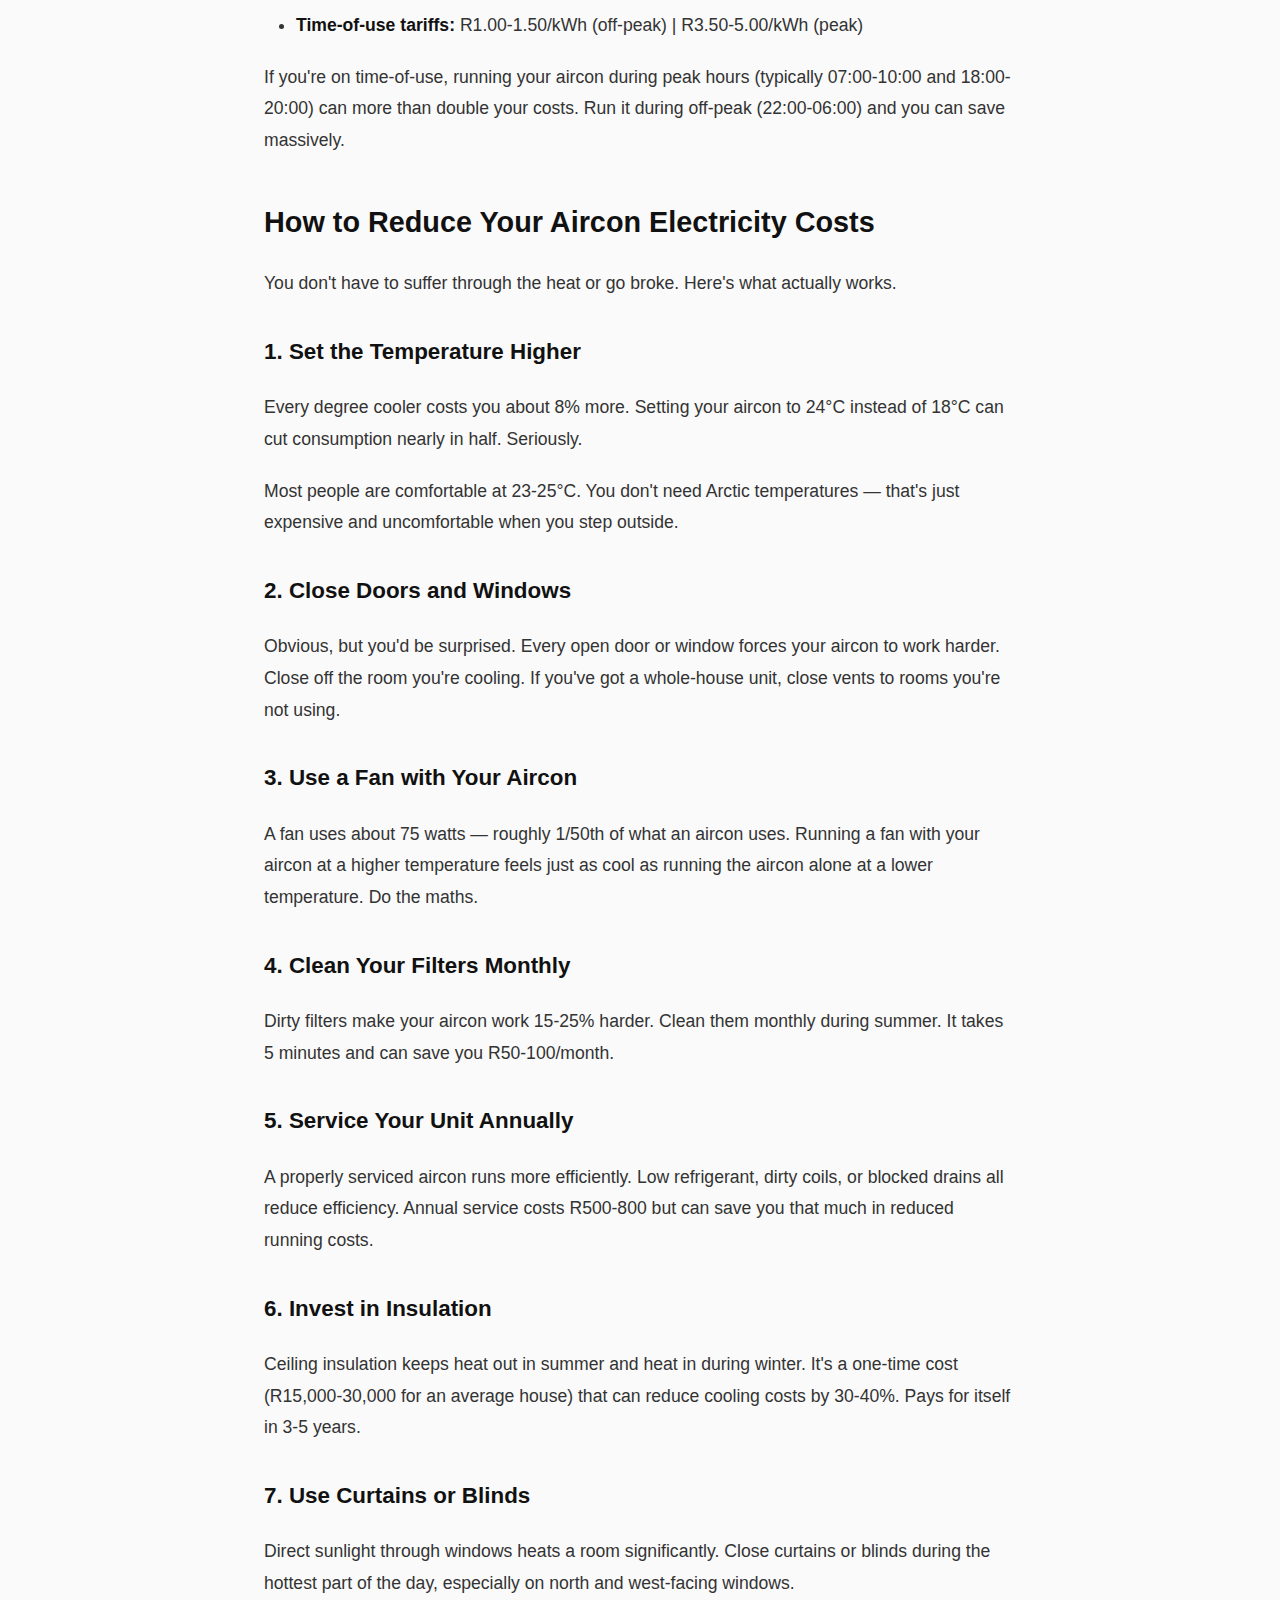
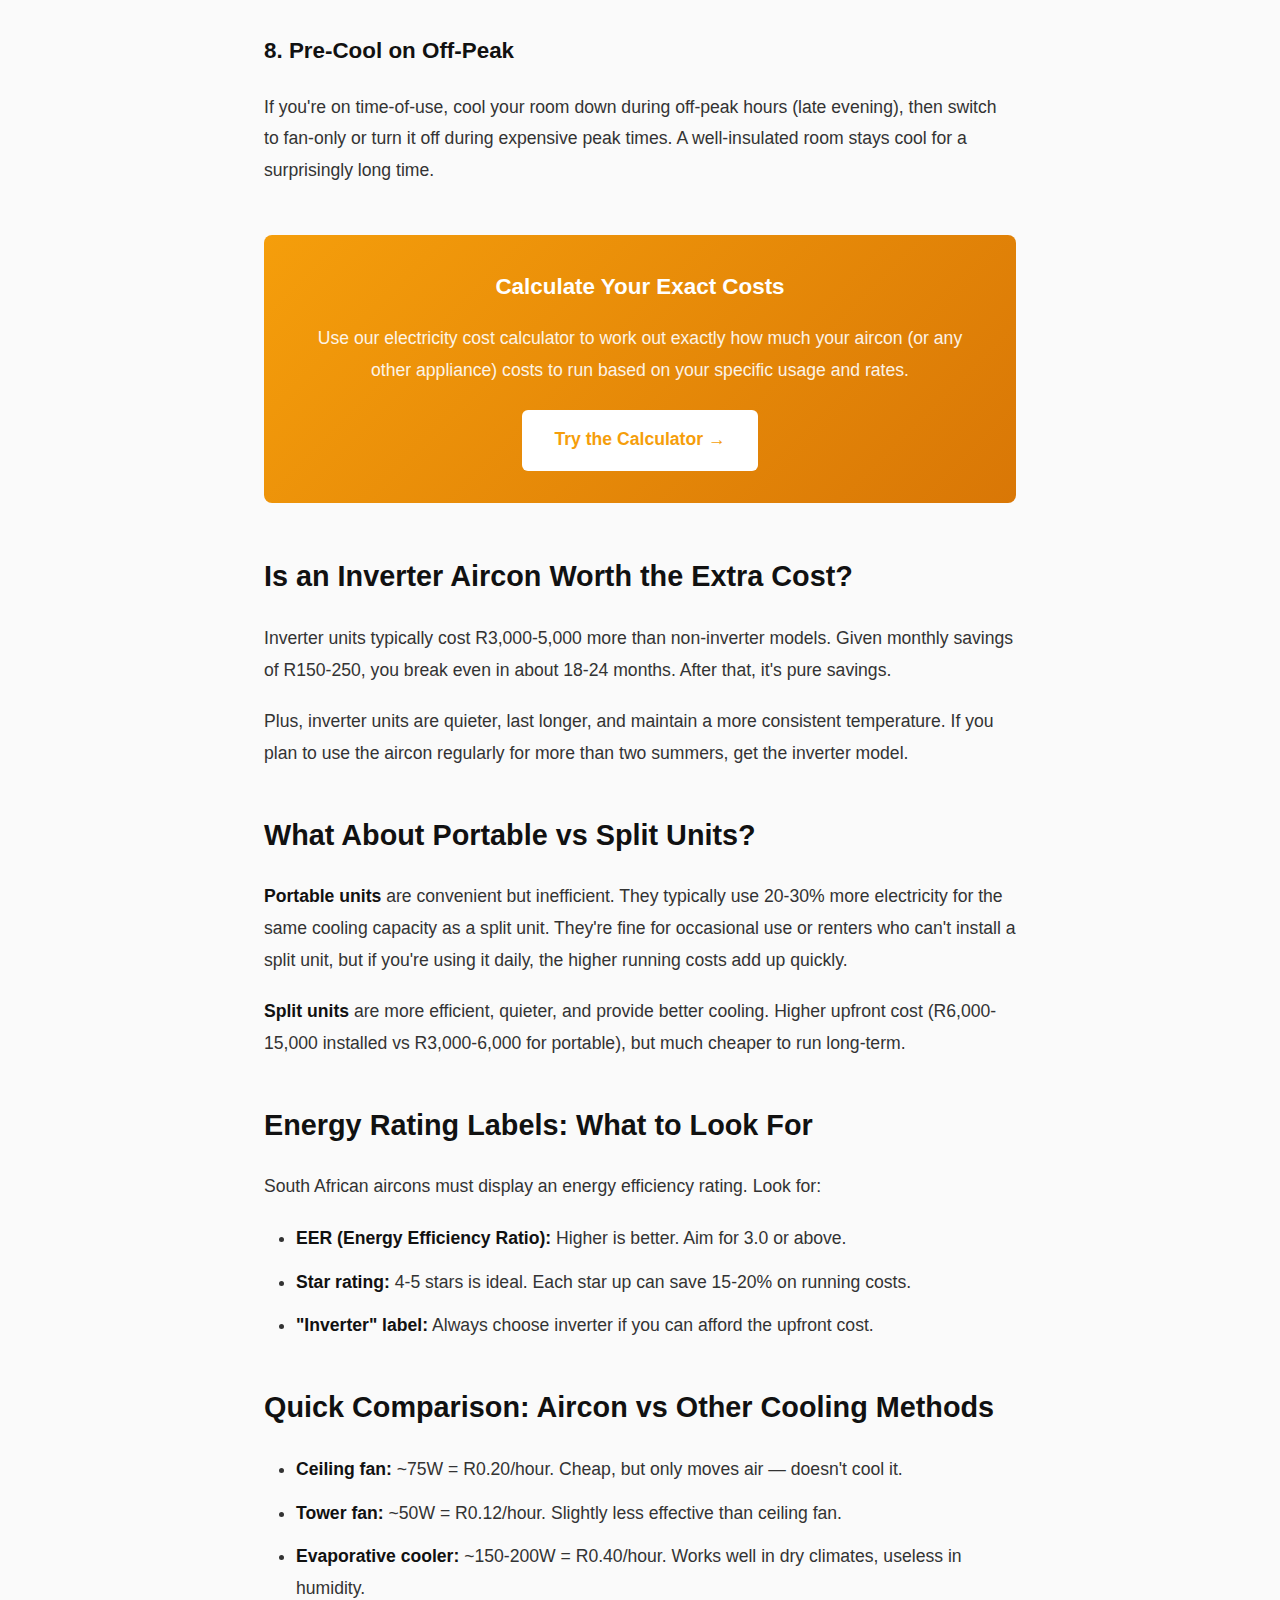
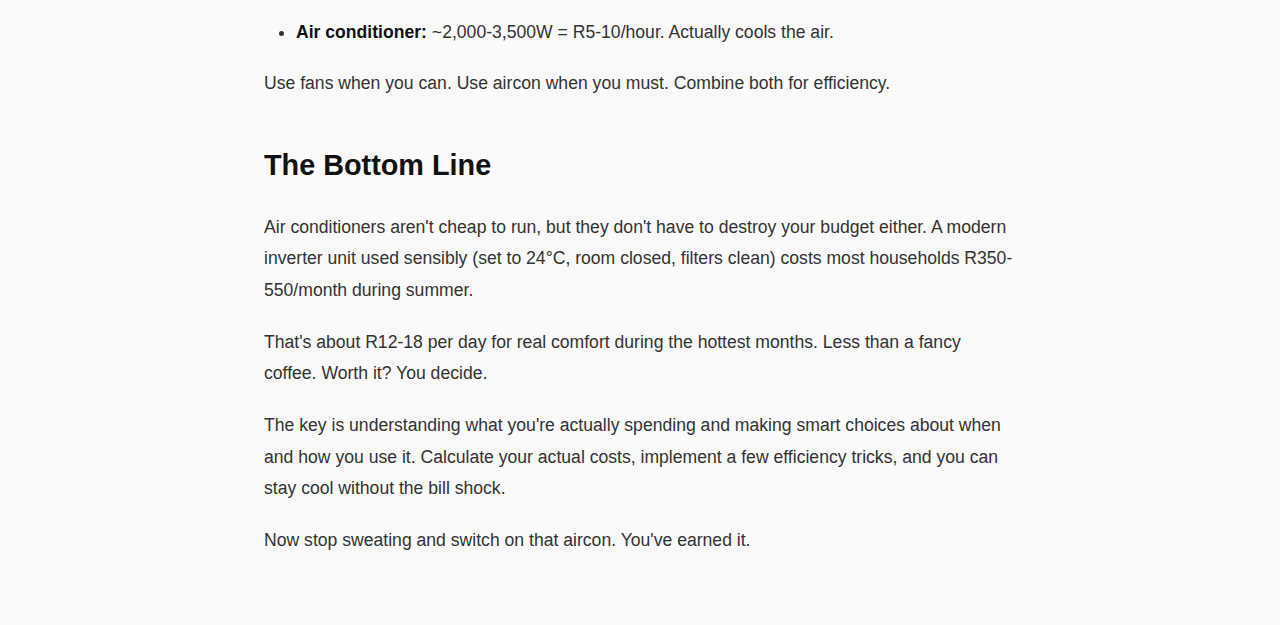
<file: blog/how-much-electricity-aircon-south-africa.html>
<!DOCTYPE html>
<html lang="en">
<head>
    <meta charset="UTF-8">
    <meta name="viewport" content="width=device-width, initial-scale=1.0">
    <title>How Much Electricity Does an Air Conditioner Use in South Africa? | PowerSorted</title>
    <meta name="description" content="Calculate your aircon's electricity costs and learn how to reduce consumption. Real numbers, practical tips for South African electricity prices.">
    <link rel="stylesheet" href="../style.css">
    <link rel="canonical" href="https://powersorted.co.za/blog/how-much-electricity-aircon-south-africa.html">
    
    <!-- Schema.org Article Markup -->
    <script type="application/ld+json">
    {
      "@context": "https://schema.org",
      "@type": "Article",
      "headline": "How Much Electricity Does an Air Conditioner Use in South Africa?",
      "description": "Calculate your aircon's electricity costs and learn how to reduce consumption. Real numbers, practical tips for South African electricity prices.",
      "datePublished": "2026-02-10",
      "author": {
        "@type": "Organization",
        "name": "PowerSorted"
      }
    }
    </script>

    <!-- Google Analytics -->
    <script async src="https://www.googletagmanager.com/gtag/js?id=G-8RPC987YL8"></script>
    <script>
        window.dataLayer = window.dataLayer || [];
        function gtag(){dataLayer.push(arguments);}
        gtag('js', new Date());
        gtag('config', 'G-8RPC987YL8');
    </script>
</head>
<body>
    <style>
        body {
            margin: 0;
            padding: 0;
            font-family: -apple-system, BlinkMacSystemFont, 'Segoe UI', Roboto, Oxygen, Ubuntu, Cantarell, sans-serif;
        }

        .blog-nav {
            background: white;
            border-bottom: 1px solid #e5e7eb;
            padding: 1rem 0;
        }

        .blog-nav-inner {
            max-width: 1200px;
            margin: 0 auto;
            padding: 0 1.5rem;
            display: flex;
            justify-content: space-between;
            align-items: center;
        }

        .blog-logo {
            display: flex;
            align-items: center;
            gap: 0.5rem;
            text-decoration: none;
            color: #111;
            font-size: 1.1rem;
            font-weight: 600;
        }

        .blog-logo:hover {
            color: #f59e0b;
        }

        .blog-icon {
            color: #f59e0b;
            font-size: 1.3rem;
        }

        .blog-nav-links {
            display: flex;
            gap: 2rem;
            align-items: center;
        }

        .blog-nav-links a {
            text-decoration: none;
            color: #666;
            font-weight: 400;
            transition: color 0.2s;
        }

        .blog-nav-links a:hover {
            color: #f59e0b;
        }

        .blog-nav-links a.active {
            color: #f59e0b;
            font-weight: 500;
        }

        .blog-container {
            max-width: 800px;
            margin: 0 auto;
            padding: 3rem 1.5rem;
        }

        .blog-back {
            color: #666;
            text-decoration: none;
            display: inline-block;
            margin-bottom: 2rem;
            font-size: 0.95rem;
        }

        .blog-back:hover {
            color: #f59e0b;
        }

        .blog-header {
            margin-bottom: 2rem;
        }

        .blog-title {
            font-size: 2.5rem;
            font-weight: 700;
            line-height: 1.2;
            margin: 0 0 1rem 0;
            color: #111;
        }

        .blog-meta {
            color: #666;
            font-size: 0.95rem;
        }

        .blog-content {
            font-size: 1.1rem;
            line-height: 1.8;
            color: #333;
        }

        .blog-content h2 {
            font-size: 1.8rem;
            font-weight: 700;
            margin: 2.5rem 0 1rem 0;
            color: #111;
        }

        .blog-content h3 {
            font-size: 1.4rem;
            font-weight: 600;
            margin: 2rem 0 1rem 0;
            color: #111;
        }

        .blog-content p {
            margin: 1.25rem 0;
        }

        .blog-content ul, .blog-content ol {
            margin: 1.25rem 0;
            padding-left: 2rem;
        }

        .blog-content li {
            margin: 0.75rem 0;
        }

        .blog-content strong {
            color: #111;
            font-weight: 600;
        }

        .blog-content a {
            color: #f59e0b;
            text-decoration: none;
            border-bottom: 1px solid transparent;
            transition: border-color 0.2s;
        }

        .blog-content a:hover {
            border-bottom-color: #f59e0b;
        }

        .highlight-box {
            background: #fff7ed;
            border-left: 4px solid #f59e0b;
            padding: 1.5rem;
            margin: 1.5rem 0;
            border-radius: 4px;
        }

        .highlight-box h4 {
            margin: 0 0 0.75rem 0;
            color: #111;
            font-size: 1.2rem;
        }

        .highlight-box p {
            margin: 0.5rem 0;
        }

        .cost-example {
            background: #f9fafb;
            padding: 1.5rem;
            margin: 1.5rem 0;
            border-radius: 8px;
            border: 1px solid #e5e7eb;
        }

        .cost-example h4 {
            margin: 0 0 1rem 0;
            color: #111;
        }

        .cost-row {
            display: flex;
            justify-content: space-between;
            padding: 0.5rem 0;
            border-bottom: 1px solid #e5e7eb;
        }

        .cost-row:last-child {
            border-bottom: none;
            font-weight: 600;
            padding-top: 1rem;
        }

        .cta-box {
            background: linear-gradient(135deg, #f59e0b 0%, #d97706 100%);
            color: white;
            padding: 2rem;
            border-radius: 8px;
            margin: 3rem 0;
            text-align: center;
        }

        .cta-box h3 {
            margin: 0 0 1rem 0;
            color: white;
        }

        .cta-box p {
            margin: 0 0 1.5rem 0;
            opacity: 0.9;
        }

        .cta-button {
            display: inline-block;
            background: white;
            color: #f59e0b;
            padding: 0.875rem 2rem;
            border-radius: 6px;
            text-decoration: none;
            font-weight: 600;
            transition: transform 0.2s;
        }

        .cta-button:hover {
            transform: translateY(-2px);
        }

        @media (max-width: 768px) {
            .blog-title {
                font-size: 2rem;
            }

            .blog-content {
                font-size: 1rem;
            }

            .blog-content h2 {
                font-size: 1.5rem;
            }

            .blog-content h3 {
                font-size: 1.2rem;
            }
        }
    </style>

    <nav class="blog-nav">
        <div class="blog-nav-inner">
            <a href="../index.html" class="blog-logo">
                <span class="blog-icon">⚡</span>
                <span>PowerSorted</span>
            </a>
            <div class="blog-nav-links">
                <a href="../index.html">Calculator</a>
                <a href="index.html" class="active">Blog</a>
            </div>
        </div>
    </nav>

    <div class="blog-container">
        <a href="index.html" class="blog-back">← Back to Blog</a>

        <article>
            <header class="blog-header">
                <h1 class="blog-title">How Much Electricity Does an Air Conditioner Use in South Africa?</h1>
                <div class="blog-meta">Published February 10, 2026 • 7 min read</div>
            </header>

            <div class="blog-content">
                <p>It's 35 degrees outside, your electricity bill just arrived, and you're staring at your air conditioner wondering if you can actually afford to switch it on. Sound familiar?</p>

                <p>Let's sort this out once and for all. How much does an aircon actually cost to run in South Africa, and more importantly, how can you use it without bankrupting yourself?</p>

                <h2>The Quick Answer</h2>

                <p>A typical 12,000 BTU (3.5 kW) air conditioner running for 8 hours a day will cost you approximately <strong>R450-600 per month</strong> with current Eskom rates. But that number varies wildly based on your unit's efficiency, how you use it, and your electricity tariff.</p>

                <p>Here's the real breakdown.</p>

                <h2>Understanding Air Conditioner Power Consumption</h2>

                <p>Air conditioners are measured in BTU (British Thermal Units) or kilowatts (kW). The higher the number, the more powerful the unit — and typically, the more electricity it uses.</p>

                <h3>Common Sizes and Their Power Draw</h3>

                <ul>
                    <li><strong>9,000 BTU (2.6 kW)</strong> — Small bedroom, uses ~2.6 kWh per hour</li>
                    <li><strong>12,000 BTU (3.5 kW)</strong> — Average bedroom, uses ~3.5 kWh per hour</li>
                    <li><strong>18,000 BTU (5.3 kW)</strong> — Large room or open plan area, uses ~5.3 kWh per hour</li>
                    <li><strong>24,000 BTU (7 kW)</strong> — Very large space, uses ~7 kWh per hour</li>
                </ul>

                <p>But here's the thing: those are <em>maximum</em> power draws. Modern inverter aircons don't run at full power constantly. They ramp up and down based on the temperature, which can cut consumption by 30-50%.</p>

                <h3>Inverter vs Non-Inverter: The Real Difference</h3>

                <p><strong>Non-inverter aircons</strong> are like your car's accelerator with only two positions: floor it or off. They blast cold air at full power until the room hits your target temperature, then turn off completely. When it warms up, they blast again. This constant on-off cycle wastes energy.</p>

                <p><strong>Inverter aircons</strong> are like cruise control. Once the room is cool, they throttle back to just maintain the temperature. They run more consistently but at much lower power. Over a month, this can save you 30-50% on running costs.</p>

                <div class="highlight-box">
                    <h4>Real Example: My Living Room</h4>
                    <p>I've got a 12,000 BTU inverter unit. During summer, it runs about 8 hours a day. My monthly cost? Around R380. My neighbour has the same size non-inverter unit, similar usage. His cost? R580. That's R200/month or R2,400/year difference.</p>
                </div>

                <h2>Calculating Your Aircon Costs</h2>

                <p>Here's the simple formula: <strong>Power (kW) × Hours × Days × Electricity Rate = Monthly Cost</strong></p>

                <p>Let's work through a real example.</p>

                <div class="cost-example">
                    <h4>Example: 12,000 BTU Inverter Aircon</h4>
                    <div class="cost-row">
                        <span>Rated power:</span>
                        <span>3.5 kW</span>
                    </div>
                    <div class="cost-row">
                        <span>Average consumption (inverter):</span>
                        <span>2.1 kW (60% of rated)</span>
                    </div>
                    <div class="cost-row">
                        <span>Daily usage:</span>
                        <span>8 hours</span>
                    </div>
                    <div class="cost-row">
                        <span>Daily consumption:</span>
                        <span>16.8 kWh</span>
                    </div>
                    <div class="cost-row">
                        <span>Monthly consumption (30 days):</span>
                        <span>504 kWh</span>
                    </div>
                    <div class="cost-row">
                        <span>Cost at R2.50/kWh (average residential rate):</span>
                        <span><strong>R1,260</strong></span>
                    </div>
                </div>

                <p>Wait, that's higher than my earlier estimate! Here's why: most people don't run their aircon at full load for 8 solid hours. You're not home during the day, you open windows when it's cooler, you use a fan sometimes. <strong>Real-world usage</strong> is typically 4-6 hours of effective running time, not 8.</p>

                <h3>More Realistic Monthly Costs</h3>

                <ul>
                    <li><strong>Light usage (3-4 hours/day):</strong> R180-300/month</li>
                    <li><strong>Moderate usage (5-6 hours/day):</strong> R350-500/month</li>
                    <li><strong>Heavy usage (7-8+ hours/day):</strong> R550-750/month</li>
                </ul>

                <p>These are for an average 12,000 BTU inverter unit. Non-inverter units? Add 30-50%.</p>

                <h2>Your Electricity Rate Matters — A Lot</h2>

                <p>Not all kWh cost the same in South Africa. Your rate depends on your municipality, whether you're prepaid or postpaid, and how much electricity you use overall.</p>

                <h3>Typical Rates (2026)</h3>

                <ul>
                    <li><strong>Prepaid (average):</strong> R2.20-2.80/kWh</li>
                    <li><strong>Postpaid (under 600 kWh/month):</strong> R1.80-2.40/kWh</li>
                    <li><strong>Postpaid (over 600 kWh/month):</strong> R2.60-3.50/kWh (inclination blocks kick in)</li>
                    <li><strong>Time-of-use tariffs:</strong> R1.00-1.50/kWh (off-peak) | R3.50-5.00/kWh (peak)</li>
                </ul>

                <p>If you're on time-of-use, running your aircon during peak hours (typically 07:00-10:00 and 18:00-20:00) can more than double your costs. Run it during off-peak (22:00-06:00) and you can save massively.</p>

                <h2>How to Reduce Your Aircon Electricity Costs</h2>

                <p>You don't have to suffer through the heat or go broke. Here's what actually works.</p>

                <h3>1. Set the Temperature Higher</h3>

                <p>Every degree cooler costs you about 8% more. Setting your aircon to 24°C instead of 18°C can cut consumption nearly in half. Seriously.</p>

                <p>Most people are comfortable at 23-25°C. You don't need Arctic temperatures — that's just expensive and uncomfortable when you step outside.</p>

                <h3>2. Close Doors and Windows</h3>

                <p>Obvious, but you'd be surprised. Every open door or window forces your aircon to work harder. Close off the room you're cooling. If you've got a whole-house unit, close vents to rooms you're not using.</p>

                <h3>3. Use a Fan with Your Aircon</h3>

                <p>A fan uses about 75 watts — roughly 1/50th of what an aircon uses. Running a fan with your aircon at a higher temperature feels just as cool as running the aircon alone at a lower temperature. Do the maths.</p>

                <h3>4. Clean Your Filters Monthly</h3>

                <p>Dirty filters make your aircon work 15-25% harder. Clean them monthly during summer. It takes 5 minutes and can save you R50-100/month.</p>

                <h3>5. Service Your Unit Annually</h3>

                <p>A properly serviced aircon runs more efficiently. Low refrigerant, dirty coils, or blocked drains all reduce efficiency. Annual service costs R500-800 but can save you that much in reduced running costs.</p>

                <h3>6. Invest in Insulation</h3>

                <p>Ceiling insulation keeps heat out in summer and heat in during winter. It's a one-time cost (R15,000-30,000 for an average house) that can reduce cooling costs by 30-40%. Pays for itself in 3-5 years.</p>

                <h3>7. Use Curtains or Blinds</h3>

                <p>Direct sunlight through windows heats a room significantly. Close curtains or blinds during the hottest part of the day, especially on north and west-facing windows.</p>

                <h3>8. Pre-Cool on Off-Peak</h3>

                <p>If you're on time-of-use, cool your room down during off-peak hours (late evening), then switch to fan-only or turn it off during expensive peak times. A well-insulated room stays cool for a surprisingly long time.</p>

                <div class="cta-box">
                    <h3>Calculate Your Exact Costs</h3>
                    <p>Use our electricity cost calculator to work out exactly how much your aircon (or any other appliance) costs to run based on your specific usage and rates.</p>
                    <a href="../index.html" class="cta-button">Try the Calculator →</a>
                </div>

                <h2>Is an Inverter Aircon Worth the Extra Cost?</h2>

                <p>Inverter units typically cost R3,000-5,000 more than non-inverter models. Given monthly savings of R150-250, you break even in about 18-24 months. After that, it's pure savings.</p>

                <p>Plus, inverter units are quieter, last longer, and maintain a more consistent temperature. If you plan to use the aircon regularly for more than two summers, get the inverter model.</p>

                <h2>What About Portable vs Split Units?</h2>

                <p><strong>Portable units</strong> are convenient but inefficient. They typically use 20-30% more electricity for the same cooling capacity as a split unit. They're fine for occasional use or renters who can't install a split unit, but if you're using it daily, the higher running costs add up quickly.</p>

                <p><strong>Split units</strong> are more efficient, quieter, and provide better cooling. Higher upfront cost (R6,000-15,000 installed vs R3,000-6,000 for portable), but much cheaper to run long-term.</p>

                <h2>Energy Rating Labels: What to Look For</h2>

                <p>South African aircons must display an energy efficiency rating. Look for:</p>

                <ul>
                    <li><strong>EER (Energy Efficiency Ratio):</strong> Higher is better. Aim for 3.0 or above.</li>
                    <li><strong>Star rating:</strong> 4-5 stars is ideal. Each star up can save 15-20% on running costs.</li>
                    <li><strong>"Inverter" label:</strong> Always choose inverter if you can afford the upfront cost.</li>
                </ul>

                <h2>Quick Comparison: Aircon vs Other Cooling Methods</h2>

                <ul>
                    <li><strong>Ceiling fan:</strong> ~75W = R0.20/hour. Cheap, but only moves air — doesn't cool it.</li>
                    <li><strong>Tower fan:</strong> ~50W = R0.12/hour. Slightly less effective than ceiling fan.</li>
                    <li><strong>Evaporative cooler:</strong> ~150-200W = R0.40/hour. Works well in dry climates, useless in humidity.</li>
                    <li><strong>Air conditioner:</strong> ~2,000-3,500W = R5-10/hour. Actually cools the air.</li>
                </ul>

                <p>Use fans when you can. Use aircon when you must. Combine both for efficiency.</p>

                <h2>The Bottom Line</h2>

                <p>Air conditioners aren't cheap to run, but they don't have to destroy your budget either. A modern inverter unit used sensibly (set to 24°C, room closed, filters clean) costs most households R350-550/month during summer.</p>

                <p>That's about R12-18 per day for real comfort during the hottest months. Less than a fancy coffee. Worth it? You decide.</p>

                <p>The key is understanding what you're actually spending and making smart choices about when and how you use it. Calculate your actual costs, implement a few efficiency tricks, and you can stay cool without the bill shock.</p>

                <p>Now stop sweating and switch on that aircon. You've earned it.</p>
            </div>
        </article>
    </div>
</body>
</html>
</file>
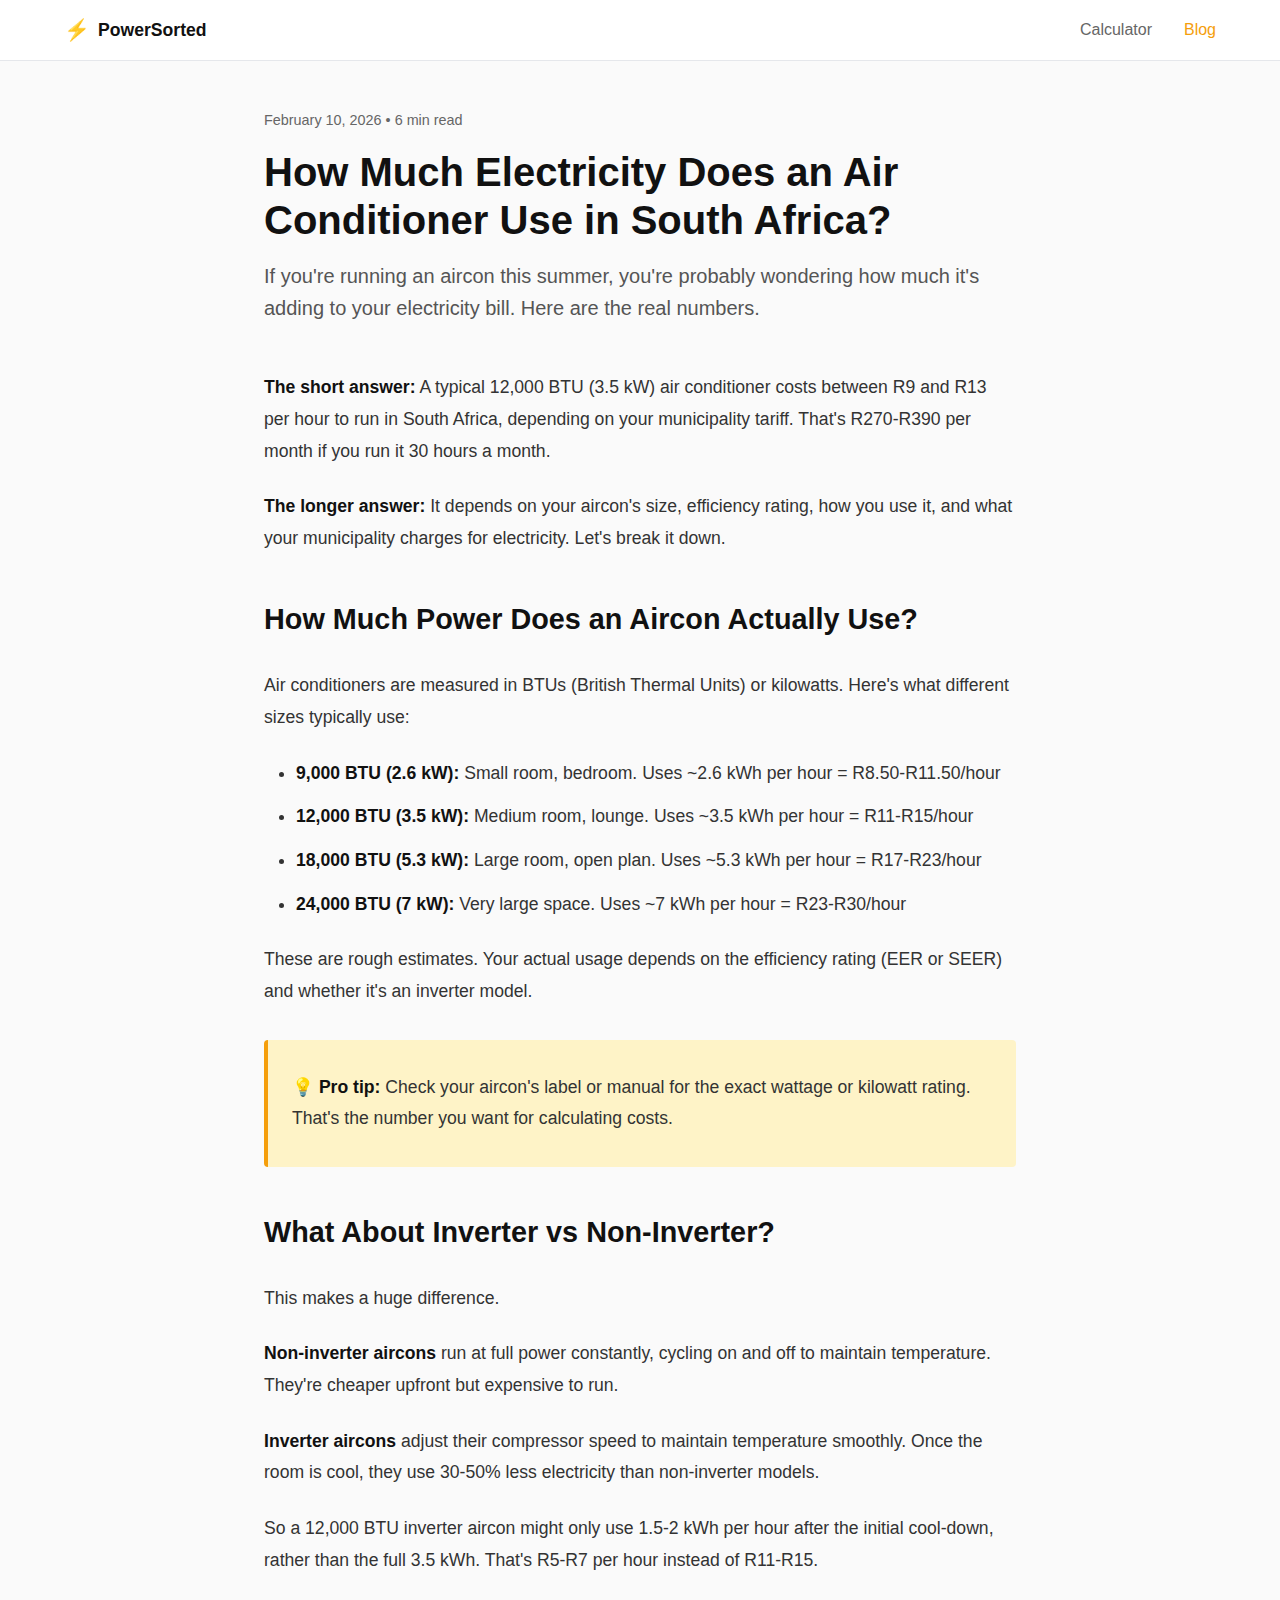
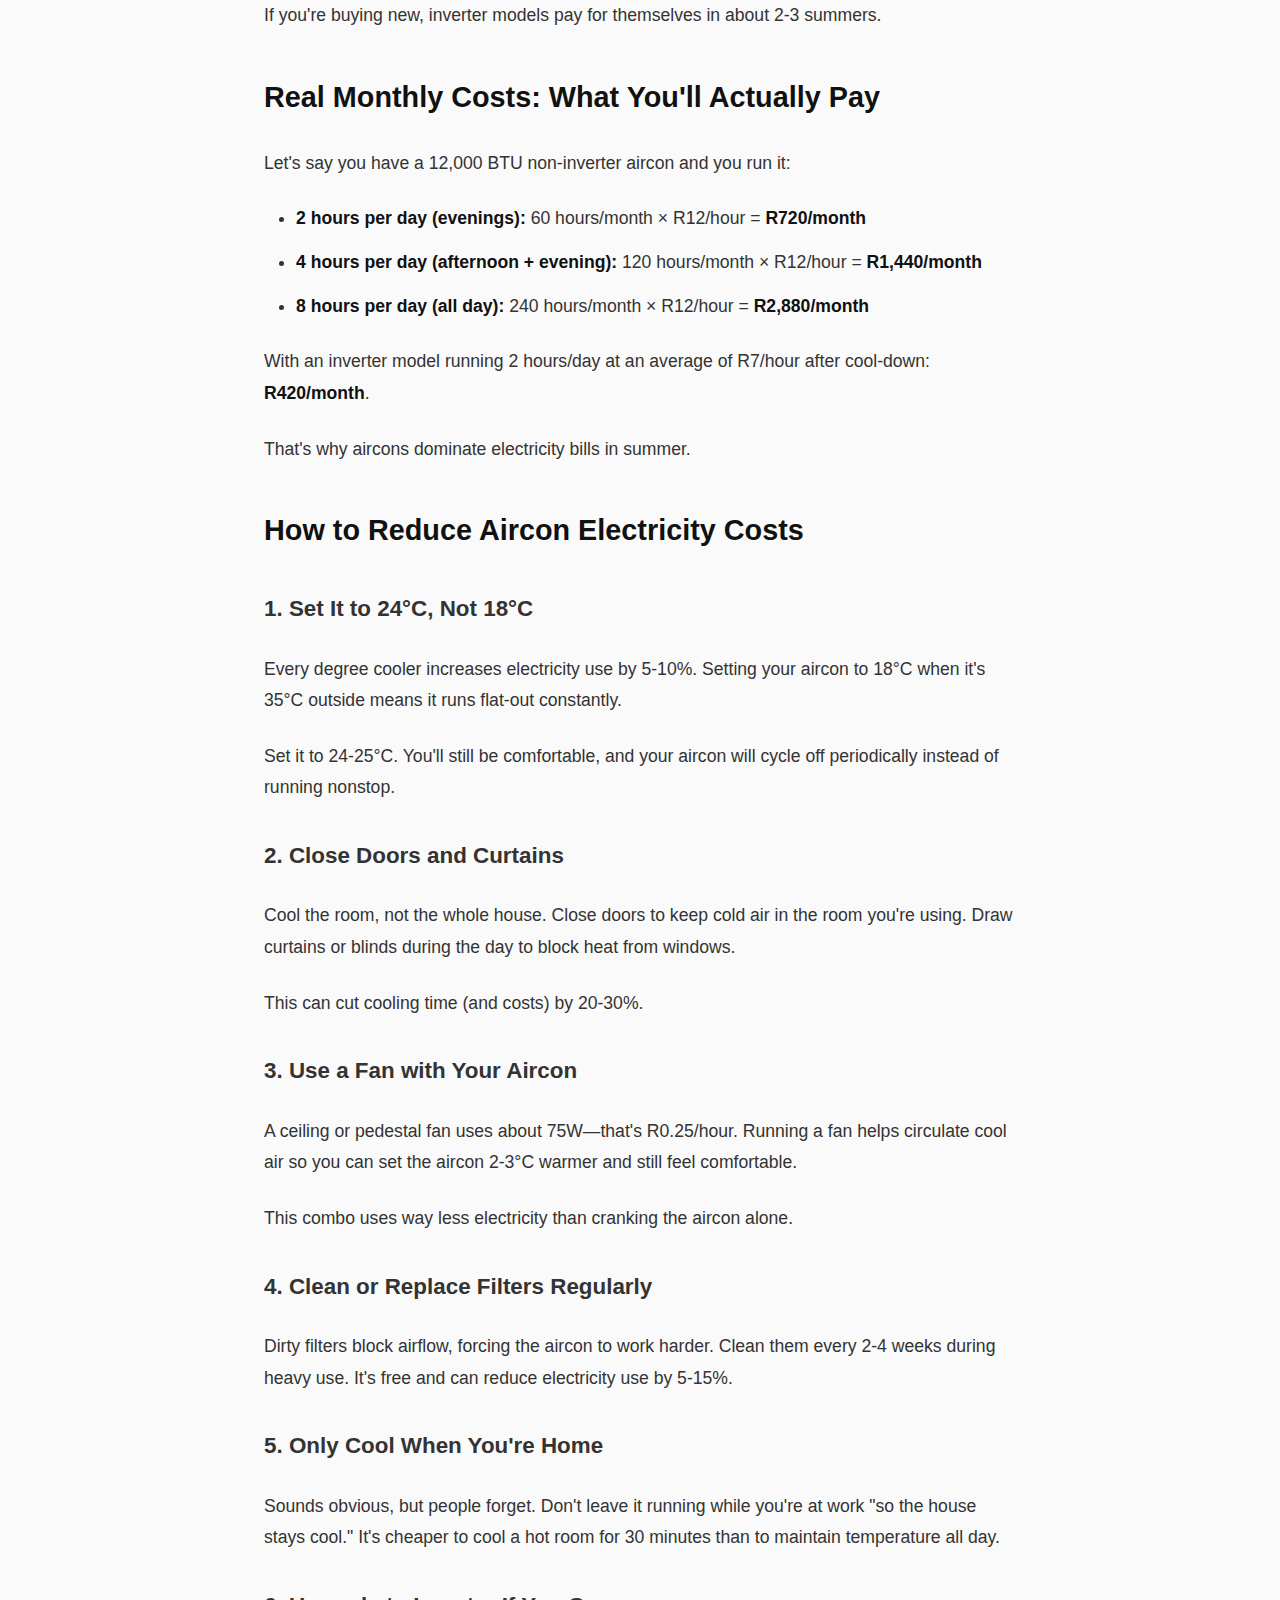
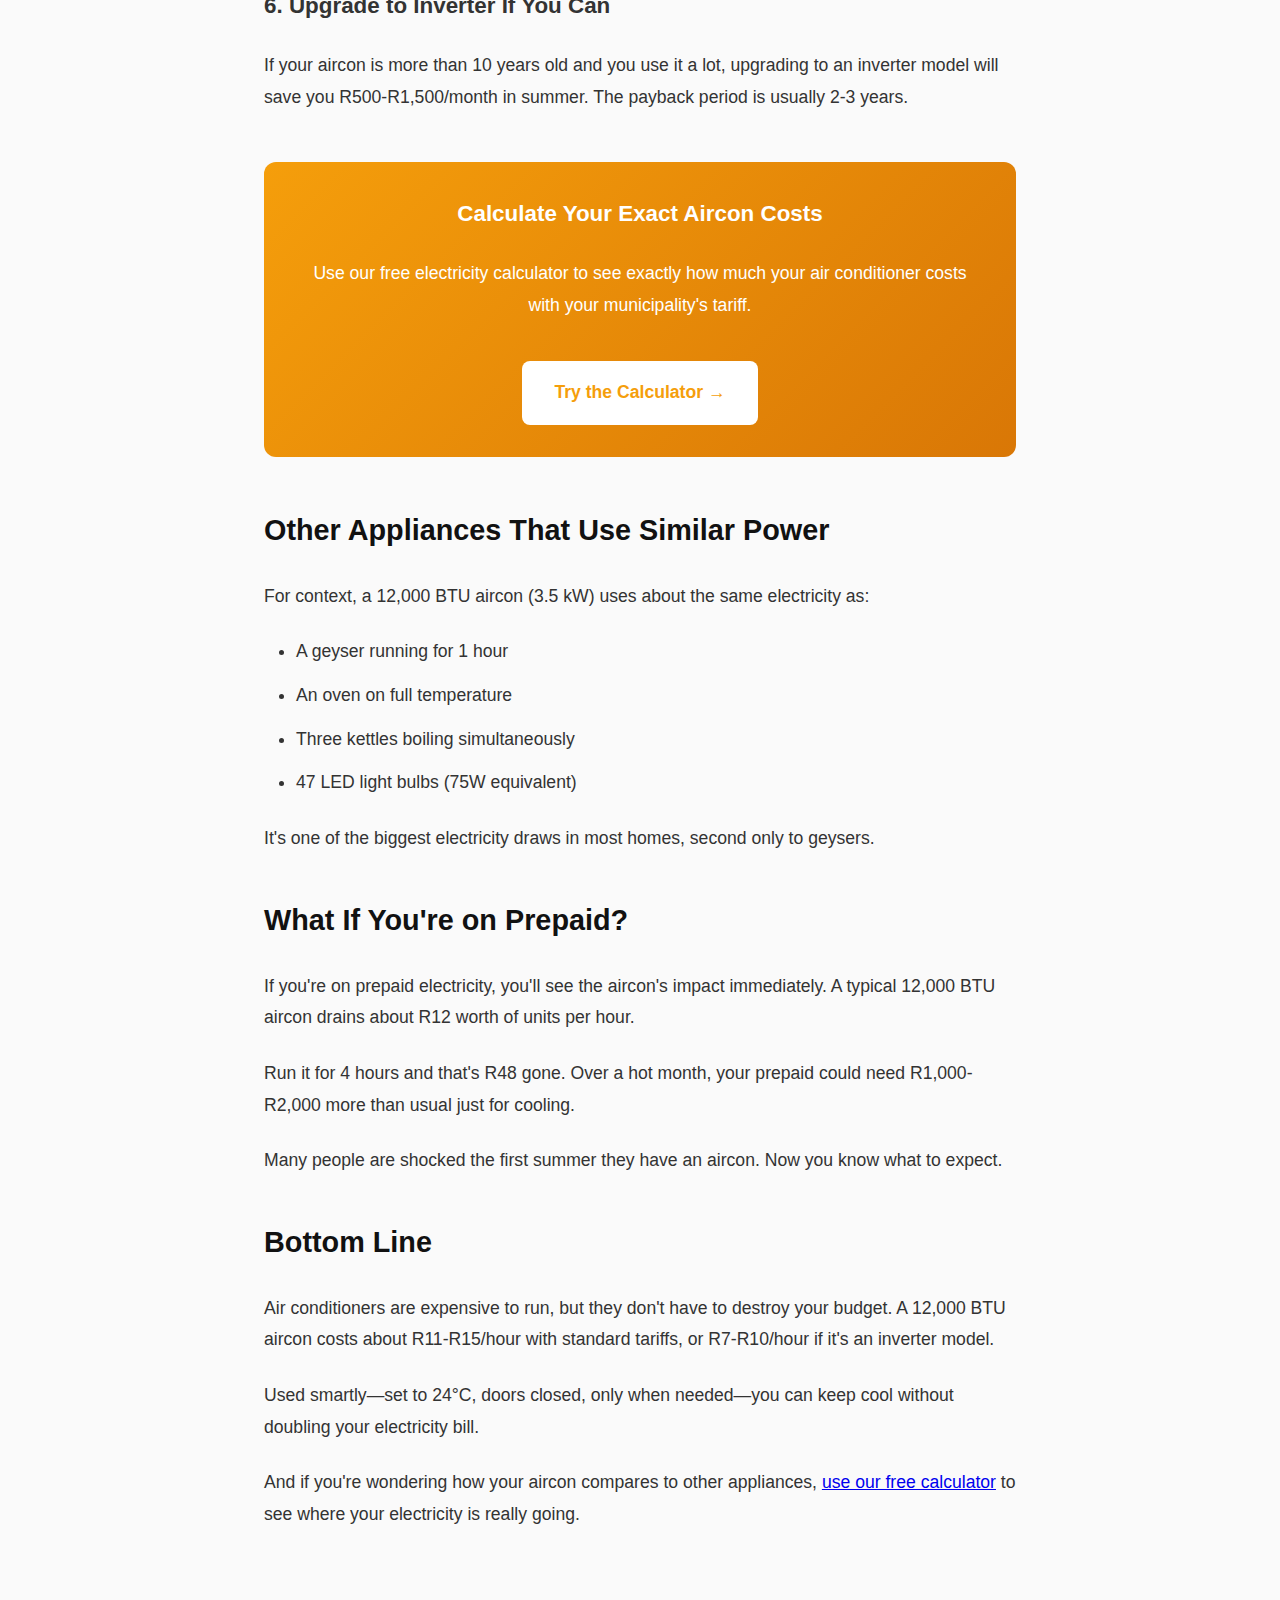
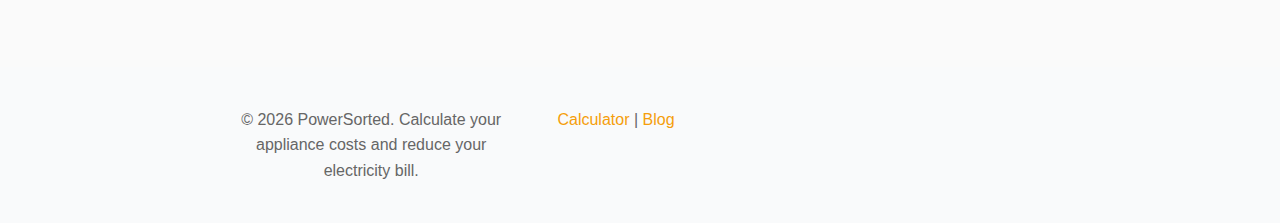
<file: blog/how-much-electricity-does-air-conditioner-use-south-africa.html>
<!DOCTYPE html>
<html lang="en">
<head>
    <meta charset="UTF-8">
    <meta name="viewport" content="width=device-width, initial-scale=1.0">
    <title>How Much Electricity Does an Air Conditioner Use in South Africa? | PowerSorted</title>
    <meta name="description" content="Find out exactly how much your aircon costs to run per hour and month. Real numbers for South African electricity tariffs, plus tips to reduce cooling costs.">
    <link rel="stylesheet" href="../style.css">
    <link rel="canonical" href="https://powersorted.co.za/blog/how-much-electricity-does-air-conditioner-use-south-africa.html">
    
    <!-- Schema.org Article Markup -->
    <script type="application/ld+json">
    {
      "@context": "https://schema.org",
      "@type": "Article",
      "headline": "How Much Electricity Does an Air Conditioner Use in South Africa?",
      "description": "Find out exactly how much your aircon costs to run per hour and month. Real numbers for South African electricity tariffs, plus tips to reduce cooling costs.",
      "datePublished": "2026-02-10",
      "author": {
        "@type": "Organization",
        "name": "PowerSorted"
      }
    }
    </script>

    <!-- Google tag (gtag.js) -->
    <script async src="https://www.googletagmanager.com/gtag/js?id=G-0BFVQZC6SE"></script>
    <script>
        window.dataLayer = window.dataLayer || [];
        function gtag(){dataLayer.push(arguments);}
        gtag('js', new Date());
        gtag('config', 'G-0BFVQZC6SE');
    </script>
</head>
<body>
    <style>
        /* Reset any inherited styles */
        body {
            margin: 0;
            padding: 0;
            font-family: 'Inter', -apple-system, BlinkMacSystemFont, 'Segoe UI', Roboto, Oxygen, Ubuntu, Cantarell, sans-serif;
        }

        .blog-nav {
            background: white;
            border-bottom: 1px solid #e5e7eb;
            padding: 1rem 0;
            width: 100%;
        }

        .blog-nav-inner {
            max-width: 1200px;
            margin: 0 auto;
            padding: 0 1.5rem;
            display: flex;
            justify-content: space-between;
            align-items: center;
        }

        .blog-logo {
            display: flex;
            align-items: center;
            gap: 0.5rem;
            text-decoration: none !important;
            color: #111;
            font-size: 1.1rem;
            font-weight: 600;
        }

        .blog-logo:hover {
            color: #f59e0b;
        }

        .blog-bolt {
            color: #f59e0b;
            font-size: 1.3rem;
            line-height: 1;
        }

        .blog-nav-links {
            display: flex;
            gap: 2rem;
            align-items: center;
        }

        .blog-nav-links a {
            text-decoration: none !important;
            color: #666;
            font-weight: 400;
            font-size: 1rem;
            transition: color 0.2s;
        }

        .blog-nav-links a:hover {
            color: #f59e0b;
        }

        .blog-nav-links a.active {
            color: #f59e0b;
            font-weight: 500;
        }

        .hero {
            background: linear-gradient(135deg, #f59e0b 0%, #d97706 100%);
            color: white;
            padding: 3rem 1rem;
            text-align: center;
        }

        .hero-subtitle {
            font-size: 1.1rem;
            opacity: 0.95;
        }

        .blog-post {
            max-width: 800px;
            margin: 0 auto;
            padding: 3rem 1.5rem;
        }

        .post-header {
            margin-bottom: 3rem;
        }

        .post-meta {
            color: #666;
            font-size: 0.9rem;
            margin-bottom: 1rem;
        }

        .post-header h1 {
            font-size: 2.5rem;
            line-height: 1.2;
            margin: 1rem 0;
            color: #111;
        }

        .post-intro {
            font-size: 1.25rem;
            color: #555;
            line-height: 1.6;
            margin-top: 1rem;
        }

        .post-content {
            font-size: 1.1rem;
            line-height: 1.8;
            color: #333;
        }

        .post-content p {
            margin: 1.5rem 0;
        }

        .post-content h2 {
            font-size: 1.8rem;
            margin: 2.5rem 0 1rem 0;
            color: #111;
        }

        .post-content h3 {
            font-size: 1.4rem;
            margin: 2rem 0 1rem 0;
            color: #333;
        }

        .post-content ul, .post-content ol {
            margin: 1.5rem 0;
            padding-left: 2rem;
        }

        .post-content li {
            margin: 0.75rem 0;
        }

        .post-content strong {
            color: #111;
            font-weight: 600;
        }

        .highlight-box {
            background: #fef3c7;
            border-left: 4px solid #f59e0b;
            padding: 1.5rem;
            margin: 2rem 0;
            border-radius: 4px;
        }

        .highlight-box p {
            margin: 0.5rem 0;
        }

        .cta-box {
            background: linear-gradient(135deg, #f59e0b 0%, #d97706 100%);
            color: white;
            padding: 2rem;
            border-radius: 12px;
            margin: 3rem 0;
            text-align: center;
        }

        .cta-box h3 {
            margin-top: 0;
            color: white;
        }

        .cta-button {
            display: inline-block;
            background: white;
            color: #f59e0b;
            padding: 1rem 2rem;
            border-radius: 8px;
            text-decoration: none;
            font-weight: 600;
            margin-top: 1rem;
            transition: transform 0.2s;
        }

        .cta-button:hover {
            transform: translateY(-2px);
        }

        footer {
            background: #f9fafb;
            padding: 2rem 1rem;
            text-align: center;
            color: #666;
            margin-top: 4rem;
        }

        .footer-content {
            max-width: 800px;
            margin: 0 auto;
        }

        .footer-content p {
            margin: 0.5rem 0;
        }

        .footer-content a {
            color: #f59e0b;
            text-decoration: none;
        }

        .footer-content a:hover {
            text-decoration: underline;
        }

        @media (max-width: 768px) {
            .post-header h1 {
                font-size: 2rem;
            }

            .post-content h2 {
                font-size: 1.5rem;
            }

            .post-content h3 {
                font-size: 1.2rem;
            }
        }
    </style>

    <nav class="blog-nav">
        <div class="blog-nav-inner">
            <a href="../" class="blog-logo">
                <span class="blog-bolt">⚡</span>
                <span>PowerSorted</span>
            </a>
            <div class="blog-nav-links">
                <a href="../#calculator">Calculator</a>
                <a href="../blog/" class="active">Blog</a>
            </div>
        </div>
    </nav>

    <main>
        <article class="blog-post">
            <header class="post-header">
                <div class="post-meta">February 10, 2026 • 6 min read</div>
                <h1>How Much Electricity Does an Air Conditioner Use in South Africa?</h1>
                <p class="post-intro">If you're running an aircon this summer, you're probably wondering how much it's adding to your electricity bill. Here are the real numbers.</p>
            </header>

            <section class="post-content">
                <p><strong>The short answer:</strong> A typical 12,000 BTU (3.5 kW) air conditioner costs between R9 and R13 per hour to run in South Africa, depending on your municipality tariff. That's R270-R390 per month if you run it 30 hours a month.</p>

                <p><strong>The longer answer:</strong> It depends on your aircon's size, efficiency rating, how you use it, and what your municipality charges for electricity. Let's break it down.</p>

                <h2>How Much Power Does an Aircon Actually Use?</h2>

                <p>Air conditioners are measured in BTUs (British Thermal Units) or kilowatts. Here's what different sizes typically use:</p>

                <ul>
                    <li><strong>9,000 BTU (2.6 kW):</strong> Small room, bedroom. Uses ~2.6 kWh per hour = R8.50-R11.50/hour</li>
                    <li><strong>12,000 BTU (3.5 kW):</strong> Medium room, lounge. Uses ~3.5 kWh per hour = R11-R15/hour</li>
                    <li><strong>18,000 BTU (5.3 kW):</strong> Large room, open plan. Uses ~5.3 kWh per hour = R17-R23/hour</li>
                    <li><strong>24,000 BTU (7 kW):</strong> Very large space. Uses ~7 kWh per hour = R23-R30/hour</li>
                </ul>

                <p>These are rough estimates. Your actual usage depends on the efficiency rating (EER or SEER) and whether it's an inverter model.</p>

                <div class="highlight-box">
                    <p><strong>💡 Pro tip:</strong> Check your aircon's label or manual for the exact wattage or kilowatt rating. That's the number you want for calculating costs.</p>
                </div>

                <h2>What About Inverter vs Non-Inverter?</h2>

                <p>This makes a huge difference.</p>

                <p><strong>Non-inverter aircons</strong> run at full power constantly, cycling on and off to maintain temperature. They're cheaper upfront but expensive to run.</p>

                <p><strong>Inverter aircons</strong> adjust their compressor speed to maintain temperature smoothly. Once the room is cool, they use 30-50% less electricity than non-inverter models.</p>

                <p>So a 12,000 BTU inverter aircon might only use 1.5-2 kWh per hour after the initial cool-down, rather than the full 3.5 kWh. That's R5-R7 per hour instead of R11-R15.</p>

                <p>If you're buying new, inverter models pay for themselves in about 2-3 summers.</p>

                <h2>Real Monthly Costs: What You'll Actually Pay</h2>

                <p>Let's say you have a 12,000 BTU non-inverter aircon and you run it:</p>

                <ul>
                    <li><strong>2 hours per day (evenings):</strong> 60 hours/month × R12/hour = <strong>R720/month</strong></li>
                    <li><strong>4 hours per day (afternoon + evening):</strong> 120 hours/month × R12/hour = <strong>R1,440/month</strong></li>
                    <li><strong>8 hours per day (all day):</strong> 240 hours/month × R12/hour = <strong>R2,880/month</strong></li>
                </ul>

                <p>With an inverter model running 2 hours/day at an average of R7/hour after cool-down: <strong>R420/month</strong>.</p>

                <p>That's why aircons dominate electricity bills in summer.</p>

                <h2>How to Reduce Aircon Electricity Costs</h2>

                <h3>1. Set It to 24°C, Not 18°C</h3>

                <p>Every degree cooler increases electricity use by 5-10%. Setting your aircon to 18°C when it's 35°C outside means it runs flat-out constantly.</p>

                <p>Set it to 24-25°C. You'll still be comfortable, and your aircon will cycle off periodically instead of running nonstop.</p>

                <h3>2. Close Doors and Curtains</h3>

                <p>Cool the room, not the whole house. Close doors to keep cold air in the room you're using. Draw curtains or blinds during the day to block heat from windows.</p>

                <p>This can cut cooling time (and costs) by 20-30%.</p>

                <h3>3. Use a Fan with Your Aircon</h3>

                <p>A ceiling or pedestal fan uses about 75W—that's R0.25/hour. Running a fan helps circulate cool air so you can set the aircon 2-3°C warmer and still feel comfortable.</p>

                <p>This combo uses way less electricity than cranking the aircon alone.</p>

                <h3>4. Clean or Replace Filters Regularly</h3>

                <p>Dirty filters block airflow, forcing the aircon to work harder. Clean them every 2-4 weeks during heavy use. It's free and can reduce electricity use by 5-15%.</p>

                <h3>5. Only Cool When You're Home</h3>

                <p>Sounds obvious, but people forget. Don't leave it running while you're at work "so the house stays cool." It's cheaper to cool a hot room for 30 minutes than to maintain temperature all day.</p>

                <h3>6. Upgrade to Inverter If You Can</h3>

                <p>If your aircon is more than 10 years old and you use it a lot, upgrading to an inverter model will save you R500-R1,500/month in summer. The payback period is usually 2-3 years.</p>

                <div class="cta-box">
                    <h3>Calculate Your Exact Aircon Costs</h3>
                    <p>Use our free electricity calculator to see exactly how much your air conditioner costs with your municipality's tariff.</p>
                    <a href="../#calculator" class="cta-button">Try the Calculator →</a>
                </div>

                <h2>Other Appliances That Use Similar Power</h2>

                <p>For context, a 12,000 BTU aircon (3.5 kW) uses about the same electricity as:</p>

                <ul>
                    <li>A geyser running for 1 hour</li>
                    <li>An oven on full temperature</li>
                    <li>Three kettles boiling simultaneously</li>
                    <li>47 LED light bulbs (75W equivalent)</li>
                </ul>

                <p>It's one of the biggest electricity draws in most homes, second only to geysers.</p>

                <h2>What If You're on Prepaid?</h2>

                <p>If you're on prepaid electricity, you'll see the aircon's impact immediately. A typical 12,000 BTU aircon drains about R12 worth of units per hour.</p>

                <p>Run it for 4 hours and that's R48 gone. Over a hot month, your prepaid could need R1,000-R2,000 more than usual just for cooling.</p>

                <p>Many people are shocked the first summer they have an aircon. Now you know what to expect.</p>

                <h2>Bottom Line</h2>

                <p>Air conditioners are expensive to run, but they don't have to destroy your budget. A 12,000 BTU aircon costs about R11-R15/hour with standard tariffs, or R7-R10/hour if it's an inverter model.</p>

                <p>Used smartly—set to 24°C, doors closed, only when needed—you can keep cool without doubling your electricity bill.</p>

                <p>And if you're wondering how your aircon compares to other appliances, <a href="../#calculator">use our free calculator</a> to see where your electricity is really going.</p>
            </section>
        </article>
    </main>

    <footer>
        <div class="footer-content">
            <p>&copy; 2026 PowerSorted. Calculate your appliance costs and reduce your electricity bill.</p>
            <p><a href="../">Calculator</a> | <a href="../blog/">Blog</a></p>
        </div>
    </footer>
</body>
</html>
</file>
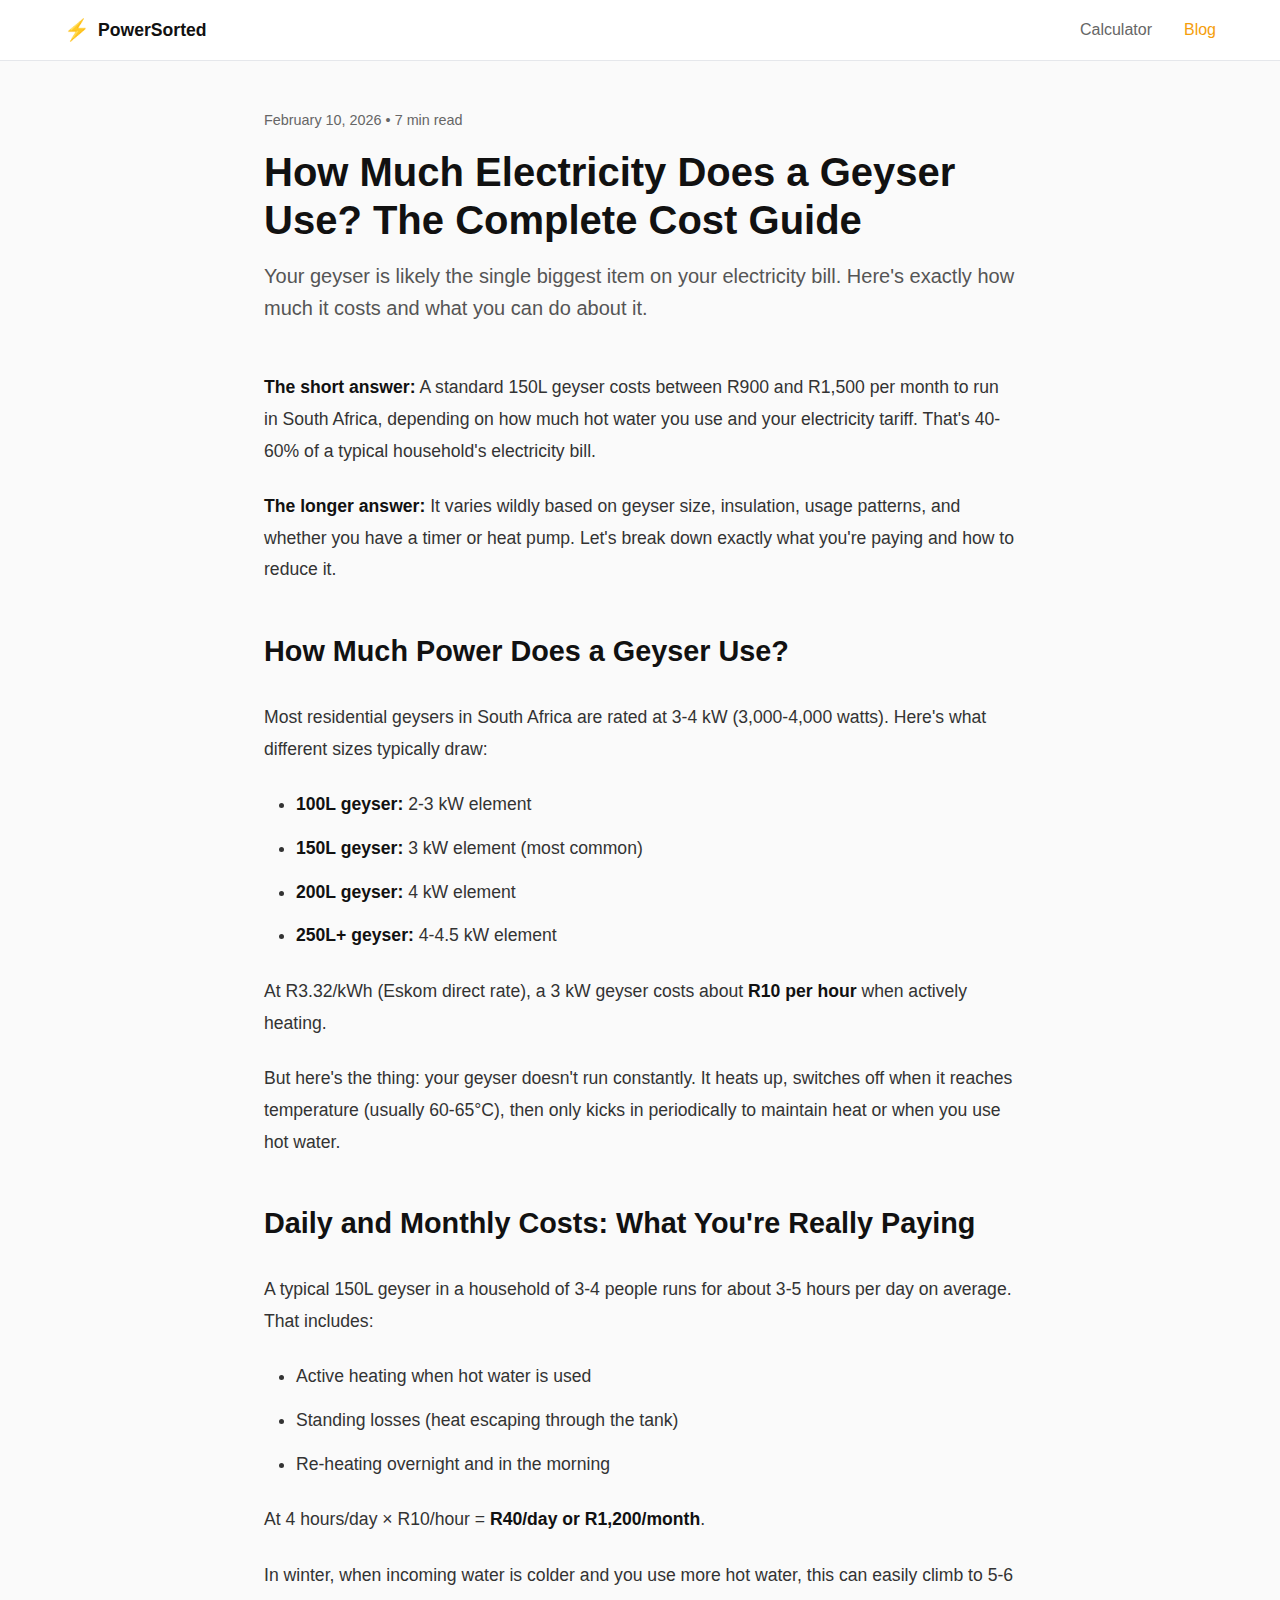
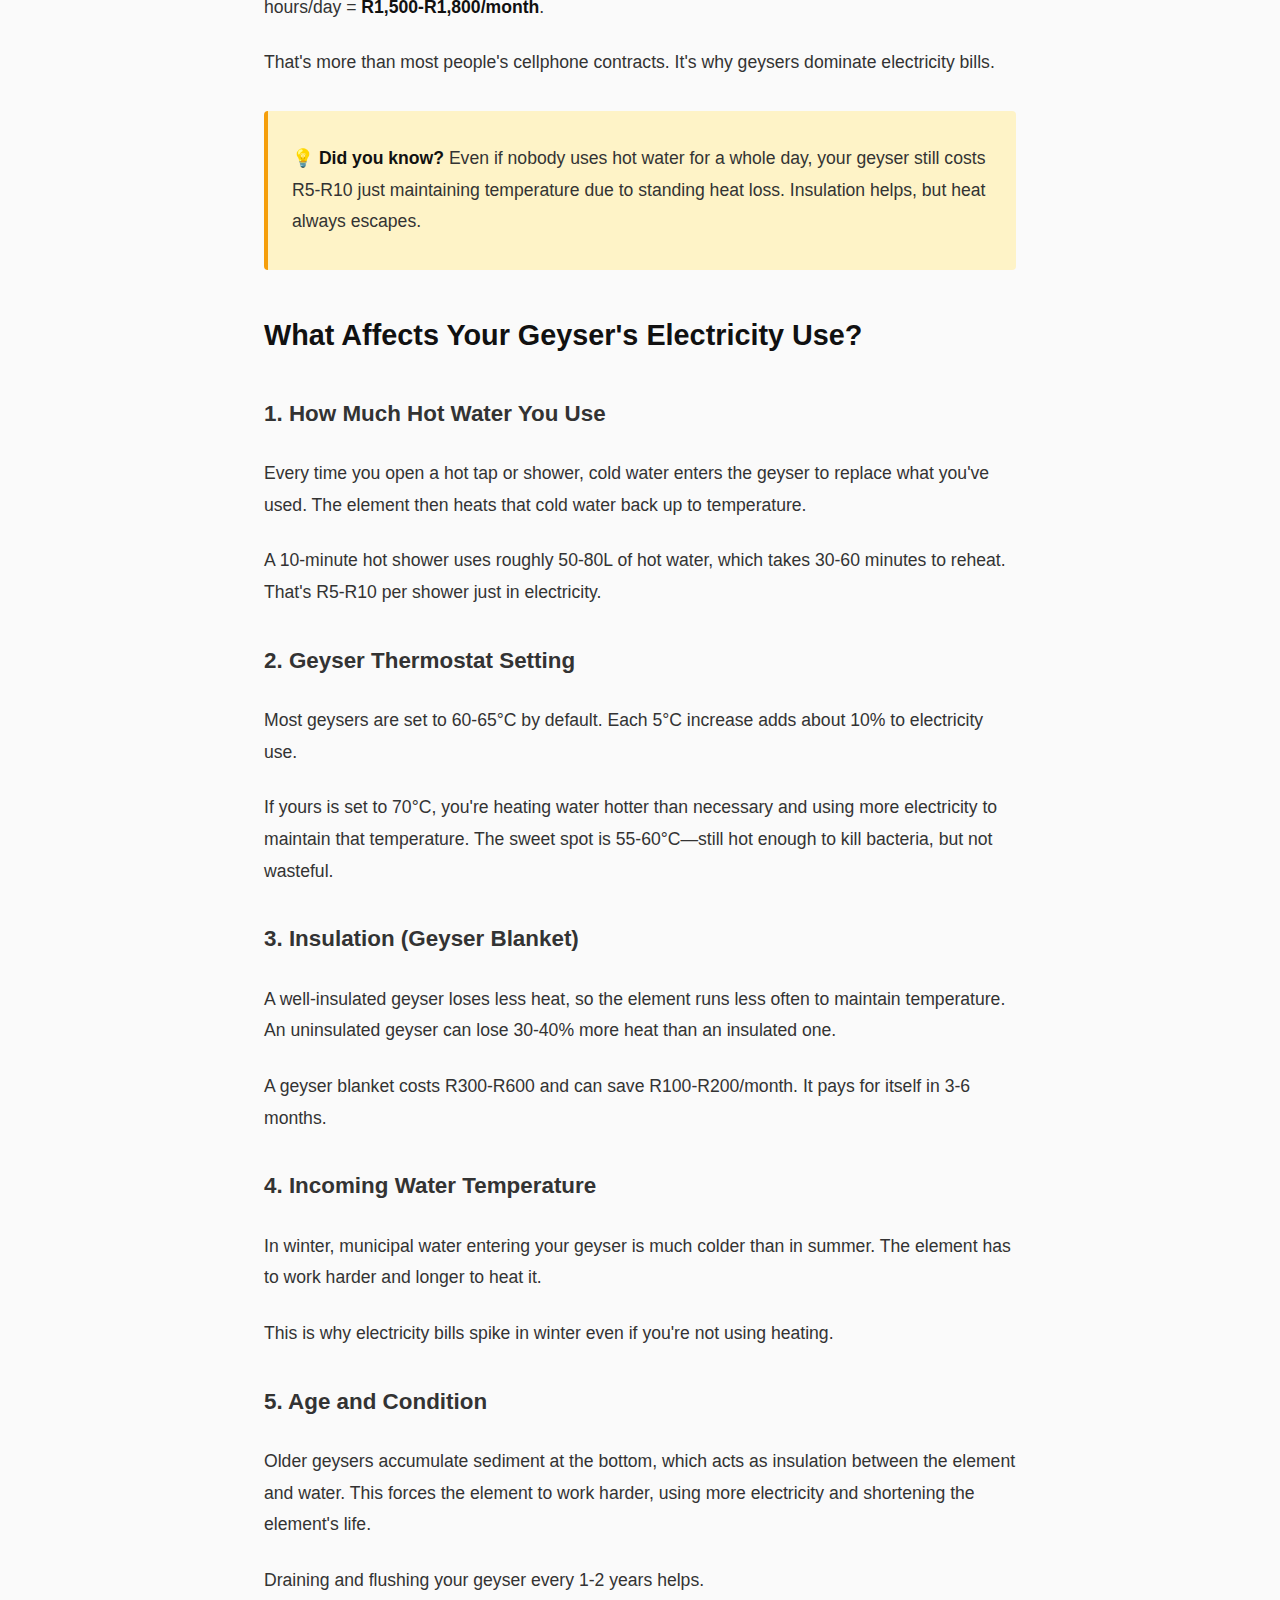
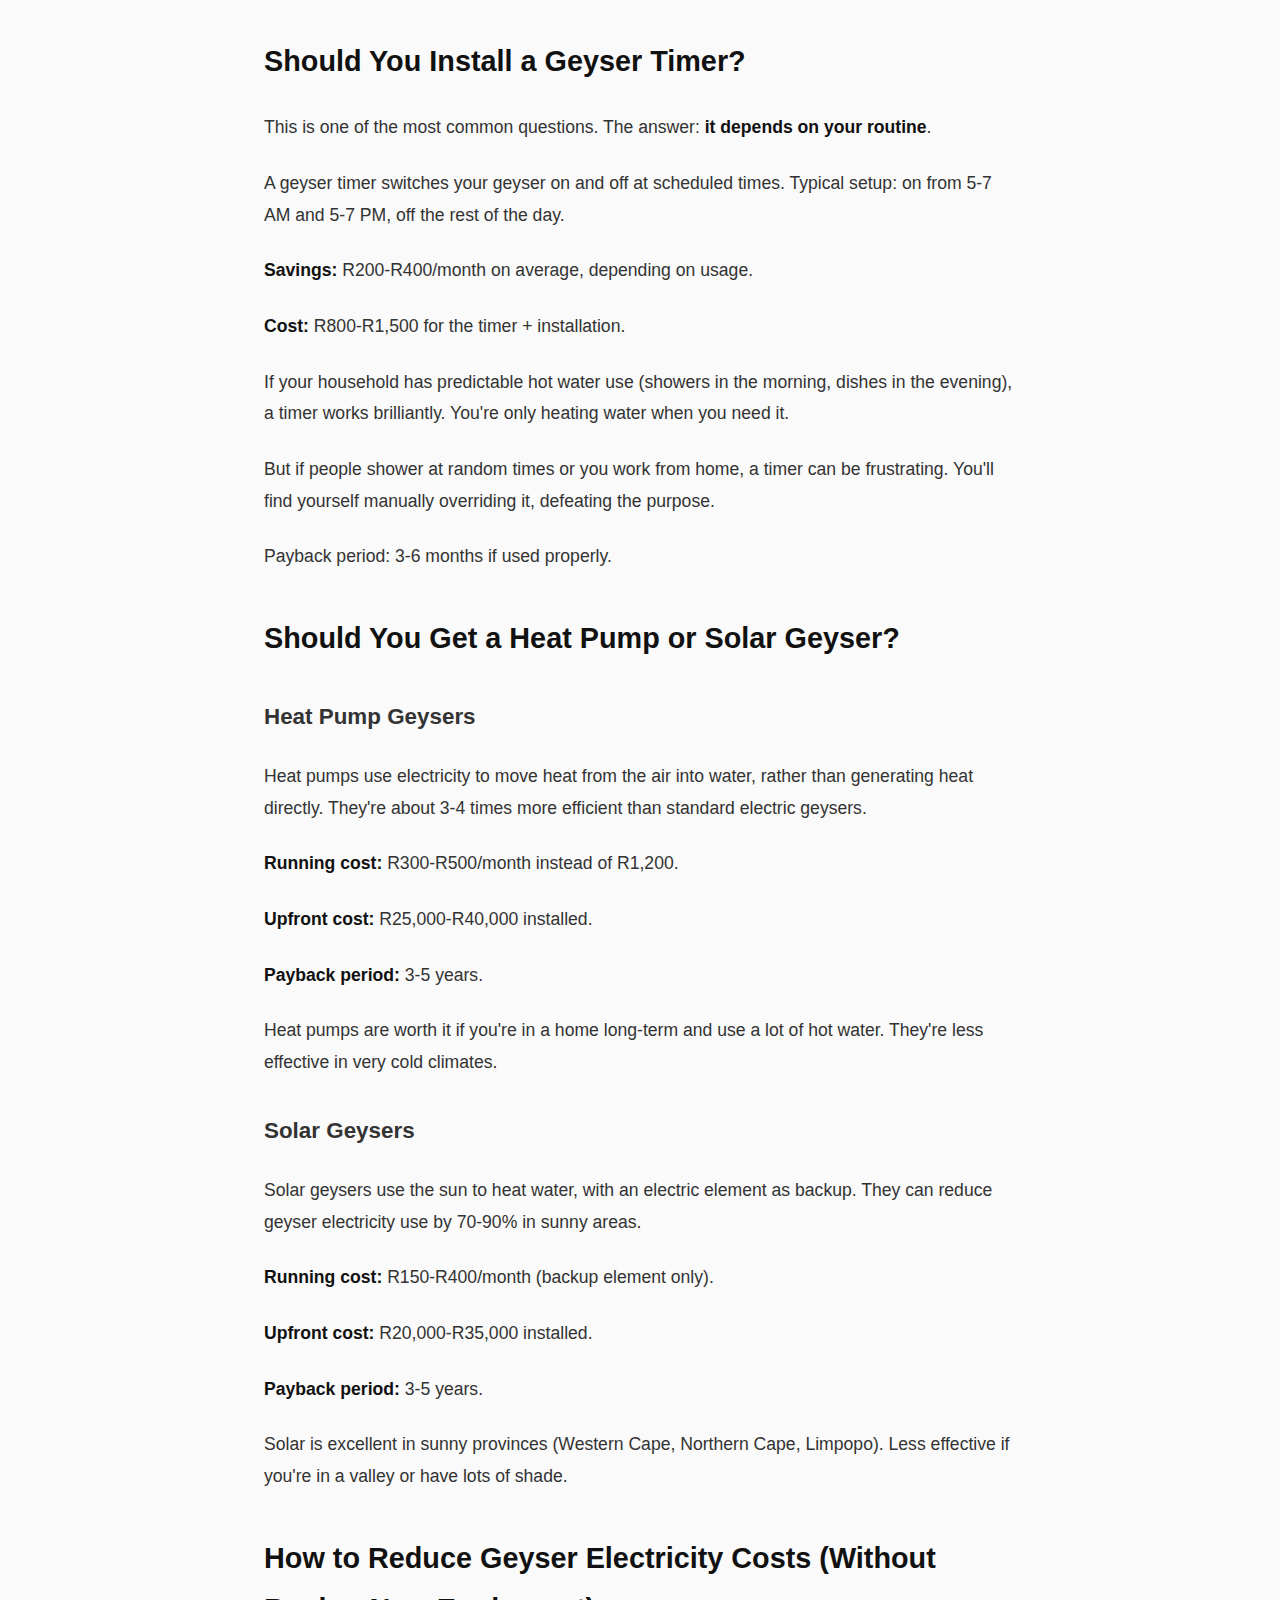
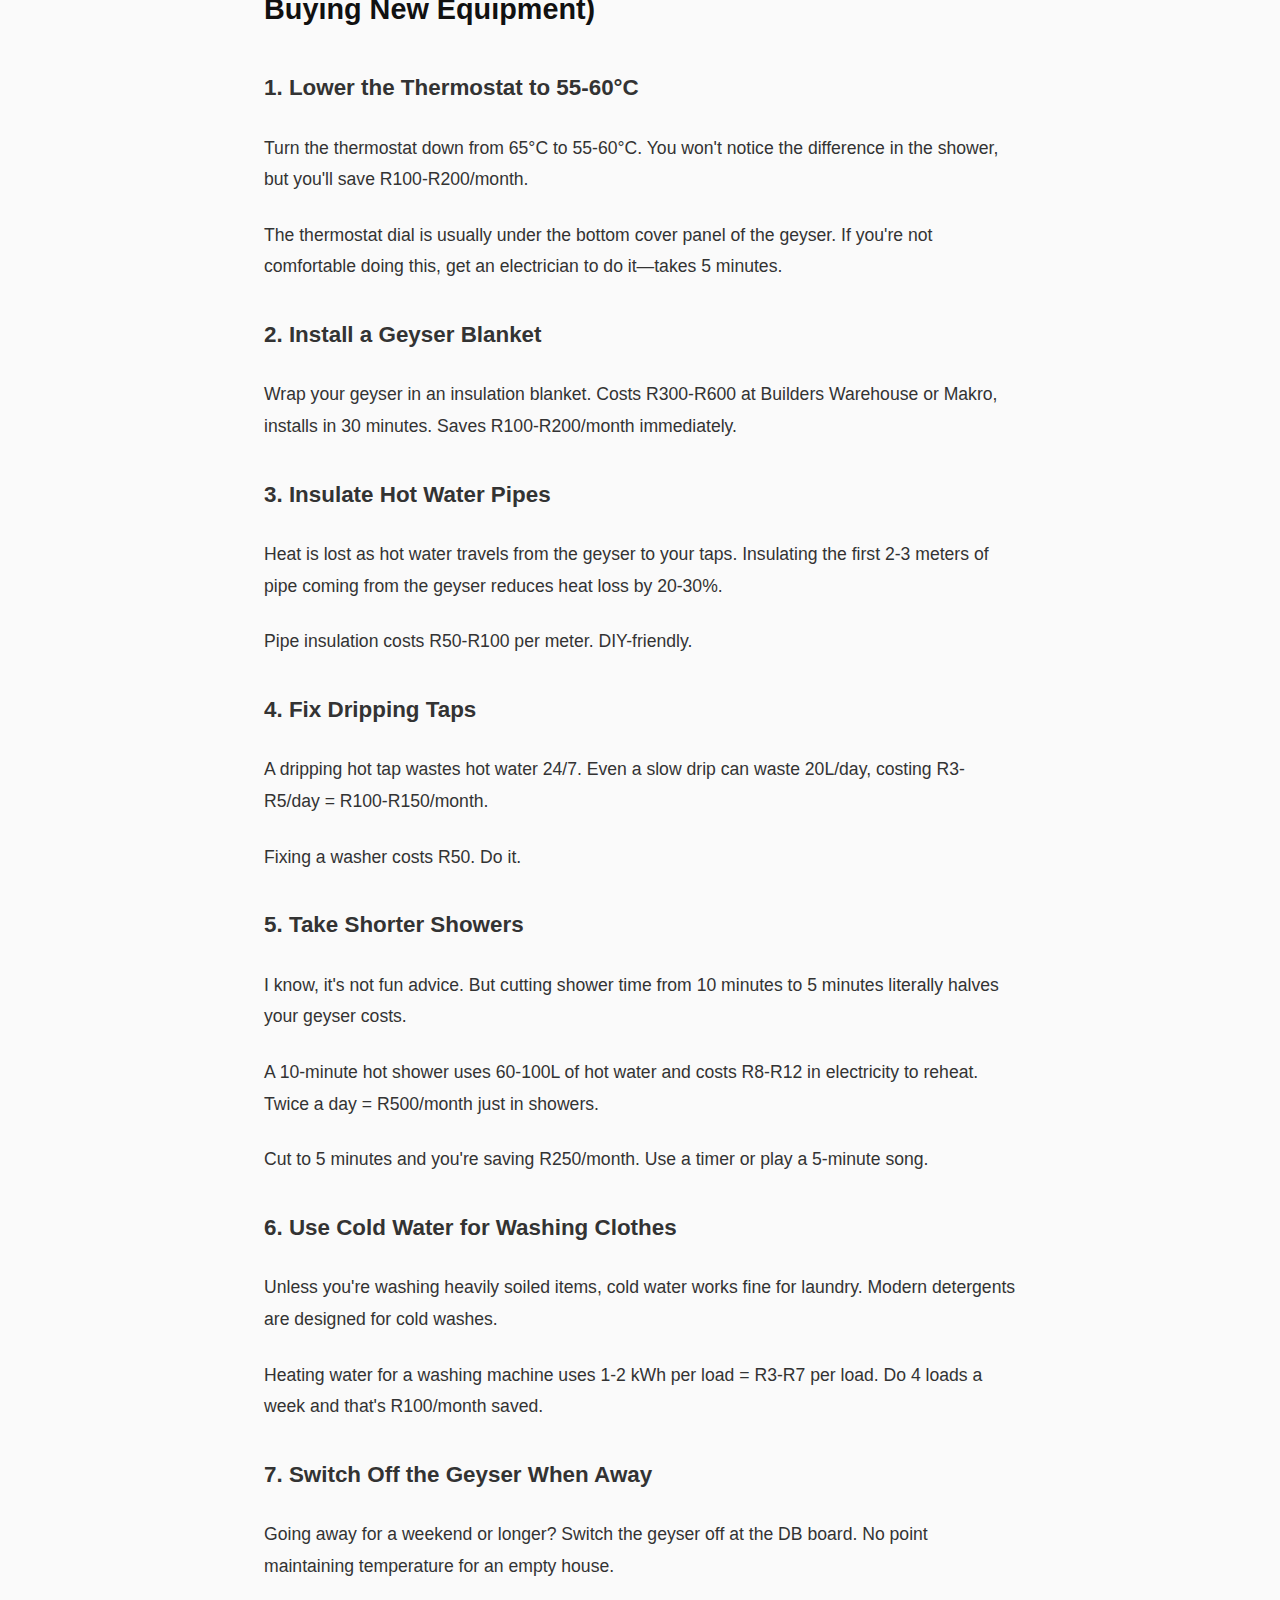
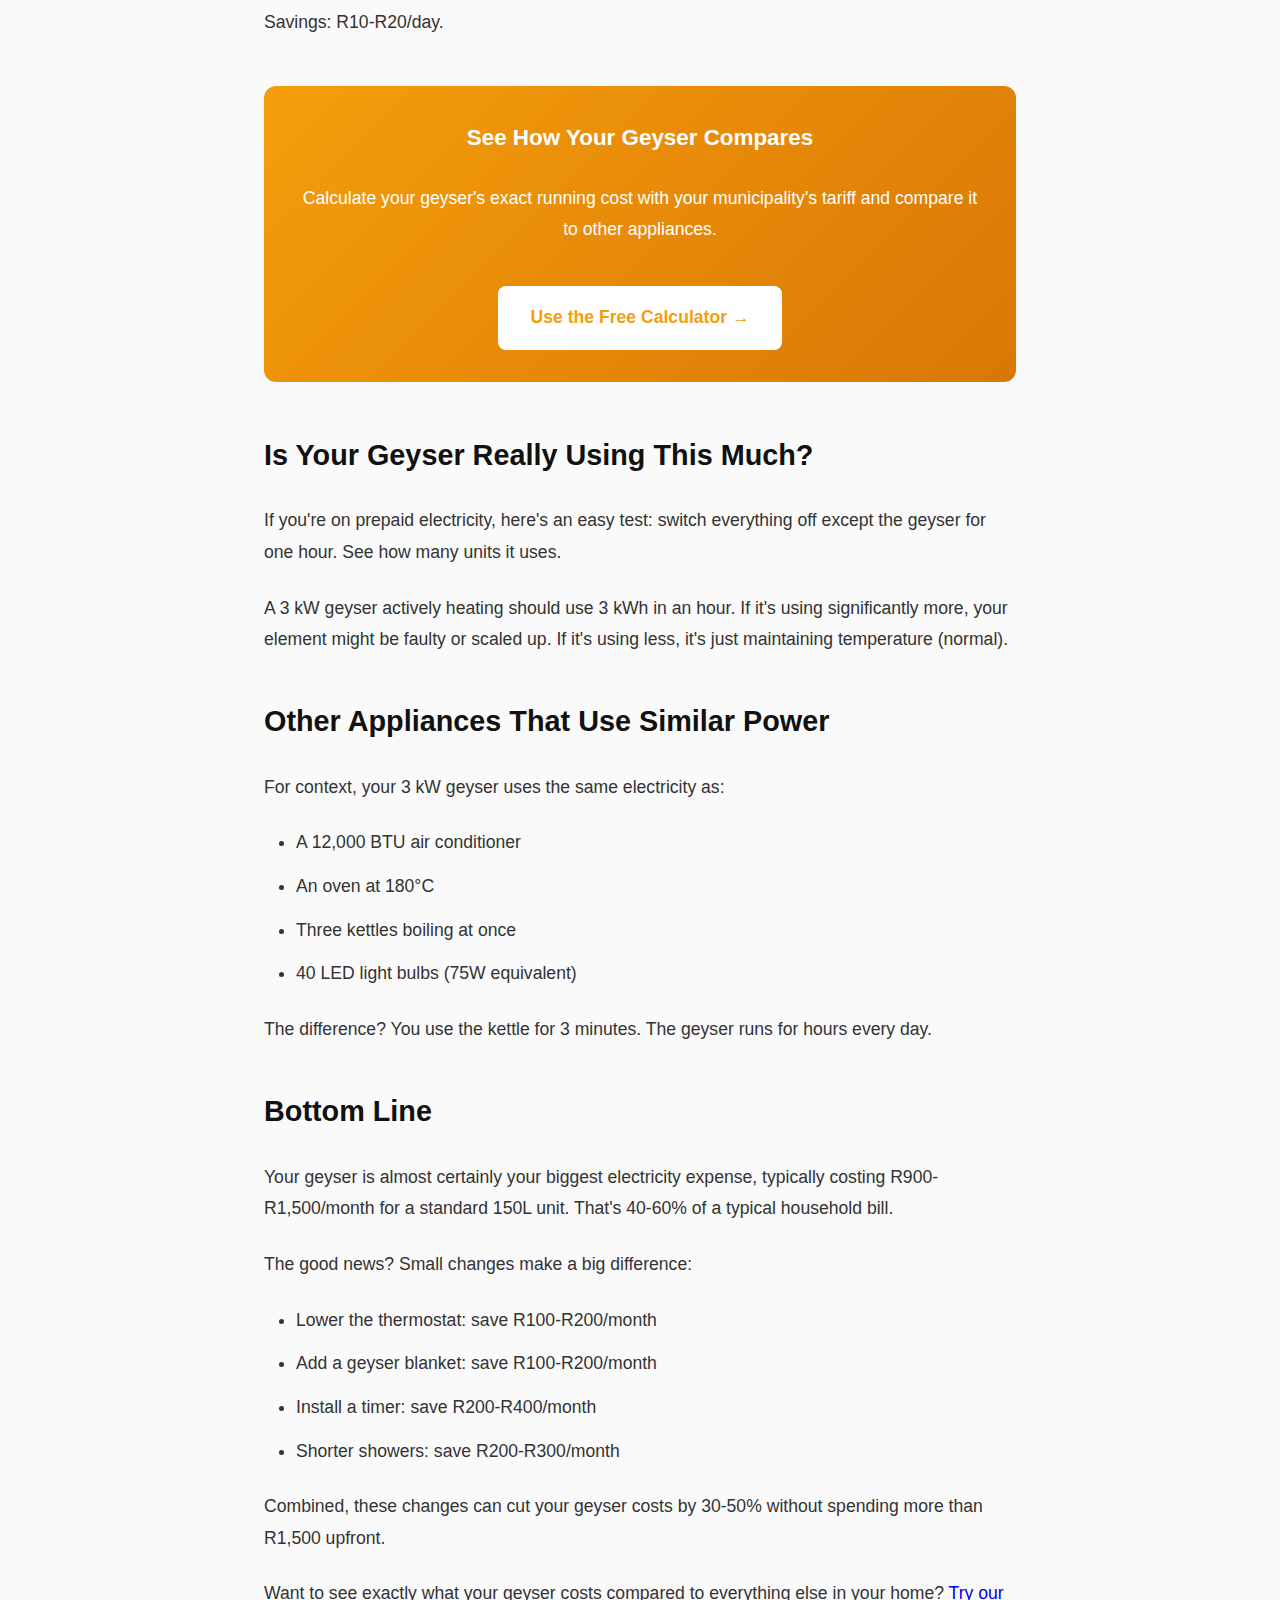
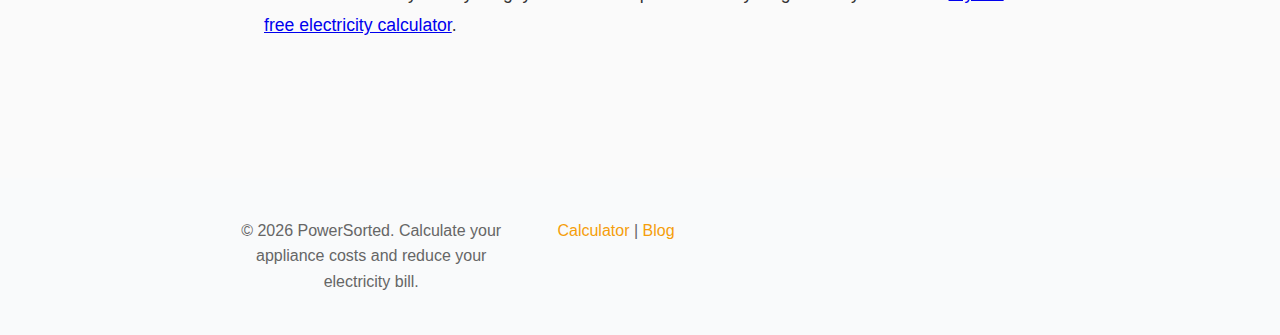
<file: blog/how-much-electricity-does-geyser-use-south-africa.html>
<!DOCTYPE html>
<html lang="en">
<head>
    <meta charset="UTF-8">
    <meta name="viewport" content="width=device-width, initial-scale=1.0">
    <title>How Much Electricity Does a Geyser Use? The Complete Cost Guide | PowerSorted</title>
    <meta name="description" content="Your geyser is probably your biggest electricity expense. Find out exactly how much it costs, how to reduce it, and whether a geyser timer is worth it.">
    <link rel="stylesheet" href="../style.css">
    <link rel="canonical" href="https://powersorted.co.za/blog/how-much-electricity-does-geyser-use-south-africa.html">
    
    <!-- Schema.org Article Markup -->
    <script type="application/ld+json">
    {
      "@context": "https://schema.org",
      "@type": "Article",
      "headline": "How Much Electricity Does a Geyser Use? The Complete Cost Guide",
      "description": "Your geyser is probably your biggest electricity expense. Find out exactly how much it costs, how to reduce it, and whether a geyser timer is worth it.",
      "datePublished": "2026-02-10",
      "author": {
        "@type": "Organization",
        "name": "PowerSorted"
      }
    }
    </script>

    <!-- Google tag (gtag.js) -->
    <script async src="https://www.googletagmanager.com/gtag/js?id=G-0BFVQZC6SE"></script>
    <script>
        window.dataLayer = window.dataLayer || [];
        function gtag(){dataLayer.push(arguments);}
        gtag('js', new Date());
        gtag('config', 'G-0BFVQZC6SE');
    </script>
</head>
<body>
    <style>
        /* Reset any inherited styles */
        body {
            margin: 0;
            padding: 0;
            font-family: 'Inter', -apple-system, BlinkMacSystemFont, 'Segoe UI', Roboto, Oxygen, Ubuntu, Cantarell, sans-serif;
        }

        .blog-nav {
            background: white;
            border-bottom: 1px solid #e5e7eb;
            padding: 1rem 0;
            width: 100%;
        }

        .blog-nav-inner {
            max-width: 1200px;
            margin: 0 auto;
            padding: 0 1.5rem;
            display: flex;
            justify-content: space-between;
            align-items: center;
        }

        .blog-logo {
            display: flex;
            align-items: center;
            gap: 0.5rem;
            text-decoration: none !important;
            color: #111;
            font-size: 1.1rem;
            font-weight: 600;
        }

        .blog-logo:hover {
            color: #f59e0b;
        }

        .blog-bolt {
            color: #f59e0b;
            font-size: 1.3rem;
            line-height: 1;
        }

        .blog-nav-links {
            display: flex;
            gap: 2rem;
            align-items: center;
        }

        .blog-nav-links a {
            text-decoration: none !important;
            color: #666;
            font-weight: 400;
            font-size: 1rem;
            transition: color 0.2s;
        }

        .blog-nav-links a:hover {
            color: #f59e0b;
        }

        .blog-nav-links a.active {
            color: #f59e0b;
            font-weight: 500;
        }

        .hero {
            background: linear-gradient(135deg, #f59e0b 0%, #d97706 100%);
            color: white;
            padding: 3rem 1rem;
            text-align: center;
        }

        .hero-subtitle {
            font-size: 1.1rem;
            opacity: 0.95;
        }

        .blog-post {
            max-width: 800px;
            margin: 0 auto;
            padding: 3rem 1.5rem;
        }

        .post-header {
            margin-bottom: 3rem;
        }

        .post-meta {
            color: #666;
            font-size: 0.9rem;
            margin-bottom: 1rem;
        }

        .post-header h1 {
            font-size: 2.5rem;
            line-height: 1.2;
            margin: 1rem 0;
            color: #111;
        }

        .post-intro {
            font-size: 1.25rem;
            color: #555;
            line-height: 1.6;
            margin-top: 1rem;
        }

        .post-content {
            font-size: 1.1rem;
            line-height: 1.8;
            color: #333;
        }

        .post-content p {
            margin: 1.5rem 0;
        }

        .post-content h2 {
            font-size: 1.8rem;
            margin: 2.5rem 0 1rem 0;
            color: #111;
        }

        .post-content h3 {
            font-size: 1.4rem;
            margin: 2rem 0 1rem 0;
            color: #333;
        }

        .post-content ul, .post-content ol {
            margin: 1.5rem 0;
            padding-left: 2rem;
        }

        .post-content li {
            margin: 0.75rem 0;
        }

        .post-content strong {
            color: #111;
            font-weight: 600;
        }

        .highlight-box {
            background: #fef3c7;
            border-left: 4px solid #f59e0b;
            padding: 1.5rem;
            margin: 2rem 0;
            border-radius: 4px;
        }

        .highlight-box p {
            margin: 0.5rem 0;
        }

        .cta-box {
            background: linear-gradient(135deg, #f59e0b 0%, #d97706 100%);
            color: white;
            padding: 2rem;
            border-radius: 12px;
            margin: 3rem 0;
            text-align: center;
        }

        .cta-box h3 {
            margin-top: 0;
            color: white;
        }

        .cta-button {
            display: inline-block;
            background: white;
            color: #f59e0b;
            padding: 1rem 2rem;
            border-radius: 8px;
            text-decoration: none;
            font-weight: 600;
            margin-top: 1rem;
            transition: transform 0.2s;
        }

        .cta-button:hover {
            transform: translateY(-2px);
        }

        footer {
            background: #f9fafb;
            padding: 2rem 1rem;
            text-align: center;
            color: #666;
            margin-top: 4rem;
        }

        .footer-content {
            max-width: 800px;
            margin: 0 auto;
        }

        .footer-content p {
            margin: 0.5rem 0;
        }

        .footer-content a {
            color: #f59e0b;
            text-decoration: none;
        }

        .footer-content a:hover {
            text-decoration: underline;
        }

        @media (max-width: 768px) {
            .post-header h1 {
                font-size: 2rem;
            }

            .post-content h2 {
                font-size: 1.5rem;
            }

            .post-content h3 {
                font-size: 1.2rem;
            }
        }
    </style>

    <nav class="blog-nav">
        <div class="blog-nav-inner">
            <a href="../" class="blog-logo">
                <span class="blog-bolt">⚡</span>
                <span>PowerSorted</span>
            </a>
            <div class="blog-nav-links">
                <a href="../#calculator">Calculator</a>
                <a href="../blog/" class="active">Blog</a>
            </div>
        </div>
    </nav>

    <main>
        <article class="blog-post">
            <header class="post-header">
                <div class="post-meta">February 10, 2026 • 7 min read</div>
                <h1>How Much Electricity Does a Geyser Use? The Complete Cost Guide</h1>
                <p class="post-intro">Your geyser is likely the single biggest item on your electricity bill. Here's exactly how much it costs and what you can do about it.</p>
            </header>

            <section class="post-content">
                <p><strong>The short answer:</strong> A standard 150L geyser costs between R900 and R1,500 per month to run in South Africa, depending on how much hot water you use and your electricity tariff. That's 40-60% of a typical household's electricity bill.</p>

                <p><strong>The longer answer:</strong> It varies wildly based on geyser size, insulation, usage patterns, and whether you have a timer or heat pump. Let's break down exactly what you're paying and how to reduce it.</p>

                <h2>How Much Power Does a Geyser Use?</h2>

                <p>Most residential geysers in South Africa are rated at 3-4 kW (3,000-4,000 watts). Here's what different sizes typically draw:</p>

                <ul>
                    <li><strong>100L geyser:</strong> 2-3 kW element</li>
                    <li><strong>150L geyser:</strong> 3 kW element (most common)</li>
                    <li><strong>200L geyser:</strong> 4 kW element</li>
                    <li><strong>250L+ geyser:</strong> 4-4.5 kW element</li>
                </ul>

                <p>At R3.32/kWh (Eskom direct rate), a 3 kW geyser costs about <strong>R10 per hour</strong> when actively heating.</p>

                <p>But here's the thing: your geyser doesn't run constantly. It heats up, switches off when it reaches temperature (usually 60-65°C), then only kicks in periodically to maintain heat or when you use hot water.</p>

                <h2>Daily and Monthly Costs: What You're Really Paying</h2>

                <p>A typical 150L geyser in a household of 3-4 people runs for about 3-5 hours per day on average. That includes:</p>

                <ul>
                    <li>Active heating when hot water is used</li>
                    <li>Standing losses (heat escaping through the tank)</li>
                    <li>Re-heating overnight and in the morning</li>
                </ul>

                <p>At 4 hours/day × R10/hour = <strong>R40/day or R1,200/month</strong>.</p>

                <p>In winter, when incoming water is colder and you use more hot water, this can easily climb to 5-6 hours/day = <strong>R1,500-R1,800/month</strong>.</p>

                <p>That's more than most people's cellphone contracts. It's why geysers dominate electricity bills.</p>

                <div class="highlight-box">
                    <p><strong>💡 Did you know?</strong> Even if nobody uses hot water for a whole day, your geyser still costs R5-R10 just maintaining temperature due to standing heat loss. Insulation helps, but heat always escapes.</p>
                </div>

                <h2>What Affects Your Geyser's Electricity Use?</h2>

                <h3>1. How Much Hot Water You Use</h3>

                <p>Every time you open a hot tap or shower, cold water enters the geyser to replace what you've used. The element then heats that cold water back up to temperature.</p>

                <p>A 10-minute hot shower uses roughly 50-80L of hot water, which takes 30-60 minutes to reheat. That's R5-R10 per shower just in electricity.</p>

                <h3>2. Geyser Thermostat Setting</h3>

                <p>Most geysers are set to 60-65°C by default. Each 5°C increase adds about 10% to electricity use.</p>

                <p>If yours is set to 70°C, you're heating water hotter than necessary and using more electricity to maintain that temperature. The sweet spot is 55-60°C—still hot enough to kill bacteria, but not wasteful.</p>

                <h3>3. Insulation (Geyser Blanket)</h3>

                <p>A well-insulated geyser loses less heat, so the element runs less often to maintain temperature. An uninsulated geyser can lose 30-40% more heat than an insulated one.</p>

                <p>A geyser blanket costs R300-R600 and can save R100-R200/month. It pays for itself in 3-6 months.</p>

                <h3>4. Incoming Water Temperature</h3>

                <p>In winter, municipal water entering your geyser is much colder than in summer. The element has to work harder and longer to heat it.</p>

                <p>This is why electricity bills spike in winter even if you're not using heating.</p>

                <h3>5. Age and Condition</h3>

                <p>Older geysers accumulate sediment at the bottom, which acts as insulation between the element and water. This forces the element to work harder, using more electricity and shortening the element's life.</p>

                <p>Draining and flushing your geyser every 1-2 years helps.</p>

                <h2>Should You Install a Geyser Timer?</h2>

                <p>This is one of the most common questions. The answer: <strong>it depends on your routine</strong>.</p>

                <p>A geyser timer switches your geyser on and off at scheduled times. Typical setup: on from 5-7 AM and 5-7 PM, off the rest of the day.</p>

                <p><strong>Savings:</strong> R200-R400/month on average, depending on usage.</p>

                <p><strong>Cost:</strong> R800-R1,500 for the timer + installation.</p>

                <p>If your household has predictable hot water use (showers in the morning, dishes in the evening), a timer works brilliantly. You're only heating water when you need it.</p>

                <p>But if people shower at random times or you work from home, a timer can be frustrating. You'll find yourself manually overriding it, defeating the purpose.</p>

                <p>Payback period: 3-6 months if used properly.</p>

                <h2>Should You Get a Heat Pump or Solar Geyser?</h2>

                <h3>Heat Pump Geysers</h3>

                <p>Heat pumps use electricity to move heat from the air into water, rather than generating heat directly. They're about 3-4 times more efficient than standard electric geysers.</p>

                <p><strong>Running cost:</strong> R300-R500/month instead of R1,200.</p>
                <p><strong>Upfront cost:</strong> R25,000-R40,000 installed.</p>
                <p><strong>Payback period:</strong> 3-5 years.</p>

                <p>Heat pumps are worth it if you're in a home long-term and use a lot of hot water. They're less effective in very cold climates.</p>

                <h3>Solar Geysers</h3>

                <p>Solar geysers use the sun to heat water, with an electric element as backup. They can reduce geyser electricity use by 70-90% in sunny areas.</p>

                <p><strong>Running cost:</strong> R150-R400/month (backup element only).</p>
                <p><strong>Upfront cost:</strong> R20,000-R35,000 installed.</p>
                <p><strong>Payback period:</strong> 3-5 years.</p>

                <p>Solar is excellent in sunny provinces (Western Cape, Northern Cape, Limpopo). Less effective if you're in a valley or have lots of shade.</p>

                <h2>How to Reduce Geyser Electricity Costs (Without Buying New Equipment)</h2>

                <h3>1. Lower the Thermostat to 55-60°C</h3>

                <p>Turn the thermostat down from 65°C to 55-60°C. You won't notice the difference in the shower, but you'll save R100-R200/month.</p>

                <p>The thermostat dial is usually under the bottom cover panel of the geyser. If you're not comfortable doing this, get an electrician to do it—takes 5 minutes.</p>

                <h3>2. Install a Geyser Blanket</h3>

                <p>Wrap your geyser in an insulation blanket. Costs R300-R600 at Builders Warehouse or Makro, installs in 30 minutes. Saves R100-R200/month immediately.</p>

                <h3>3. Insulate Hot Water Pipes</h3>

                <p>Heat is lost as hot water travels from the geyser to your taps. Insulating the first 2-3 meters of pipe coming from the geyser reduces heat loss by 20-30%.</p>

                <p>Pipe insulation costs R50-R100 per meter. DIY-friendly.</p>

                <h3>4. Fix Dripping Taps</h3>

                <p>A dripping hot tap wastes hot water 24/7. Even a slow drip can waste 20L/day, costing R3-R5/day = R100-R150/month.</p>

                <p>Fixing a washer costs R50. Do it.</p>

                <h3>5. Take Shorter Showers</h3>

                <p>I know, it's not fun advice. But cutting shower time from 10 minutes to 5 minutes literally halves your geyser costs.</p>

                <p>A 10-minute hot shower uses 60-100L of hot water and costs R8-R12 in electricity to reheat. Twice a day = R500/month just in showers.</p>

                <p>Cut to 5 minutes and you're saving R250/month. Use a timer or play a 5-minute song.</p>

                <h3>6. Use Cold Water for Washing Clothes</h3>

                <p>Unless you're washing heavily soiled items, cold water works fine for laundry. Modern detergents are designed for cold washes.</p>

                <p>Heating water for a washing machine uses 1-2 kWh per load = R3-R7 per load. Do 4 loads a week and that's R100/month saved.</p>

                <h3>7. Switch Off the Geyser When Away</h3>

                <p>Going away for a weekend or longer? Switch the geyser off at the DB board. No point maintaining temperature for an empty house.</p>

                <p>Savings: R10-R20/day.</p>

                <div class="cta-box">
                    <h3>See How Your Geyser Compares</h3>
                    <p>Calculate your geyser's exact running cost with your municipality's tariff and compare it to other appliances.</p>
                    <a href="../#calculator" class="cta-button">Use the Free Calculator →</a>
                </div>

                <h2>Is Your Geyser Really Using This Much?</h2>

                <p>If you're on prepaid electricity, here's an easy test: switch everything off except the geyser for one hour. See how many units it uses.</p>

                <p>A 3 kW geyser actively heating should use 3 kWh in an hour. If it's using significantly more, your element might be faulty or scaled up. If it's using less, it's just maintaining temperature (normal).</p>

                <h2>Other Appliances That Use Similar Power</h2>

                <p>For context, your 3 kW geyser uses the same electricity as:</p>

                <ul>
                    <li>A 12,000 BTU air conditioner</li>
                    <li>An oven at 180°C</li>
                    <li>Three kettles boiling at once</li>
                    <li>40 LED light bulbs (75W equivalent)</li>
                </ul>

                <p>The difference? You use the kettle for 3 minutes. The geyser runs for hours every day.</p>

                <h2>Bottom Line</h2>

                <p>Your geyser is almost certainly your biggest electricity expense, typically costing R900-R1,500/month for a standard 150L unit. That's 40-60% of a typical household bill.</p>

                <p>The good news? Small changes make a big difference:</p>

                <ul>
                    <li>Lower the thermostat: save R100-R200/month</li>
                    <li>Add a geyser blanket: save R100-R200/month</li>
                    <li>Install a timer: save R200-R400/month</li>
                    <li>Shorter showers: save R200-R300/month</li>
                </ul>

                <p>Combined, these changes can cut your geyser costs by 30-50% without spending more than R1,500 upfront.</p>

                <p>Want to see exactly what your geyser costs compared to everything else in your home? <a href="../#calculator">Try our free electricity calculator</a>.</p>
            </section>
        </article>
    </main>

    <footer>
        <div class="footer-content">
            <p>&copy; 2026 PowerSorted. Calculate your appliance costs and reduce your electricity bill.</p>
            <p><a href="../">Calculator</a> | <a href="../blog/">Blog</a></p>
        </div>
    </footer>
</body>
</html>
</file>
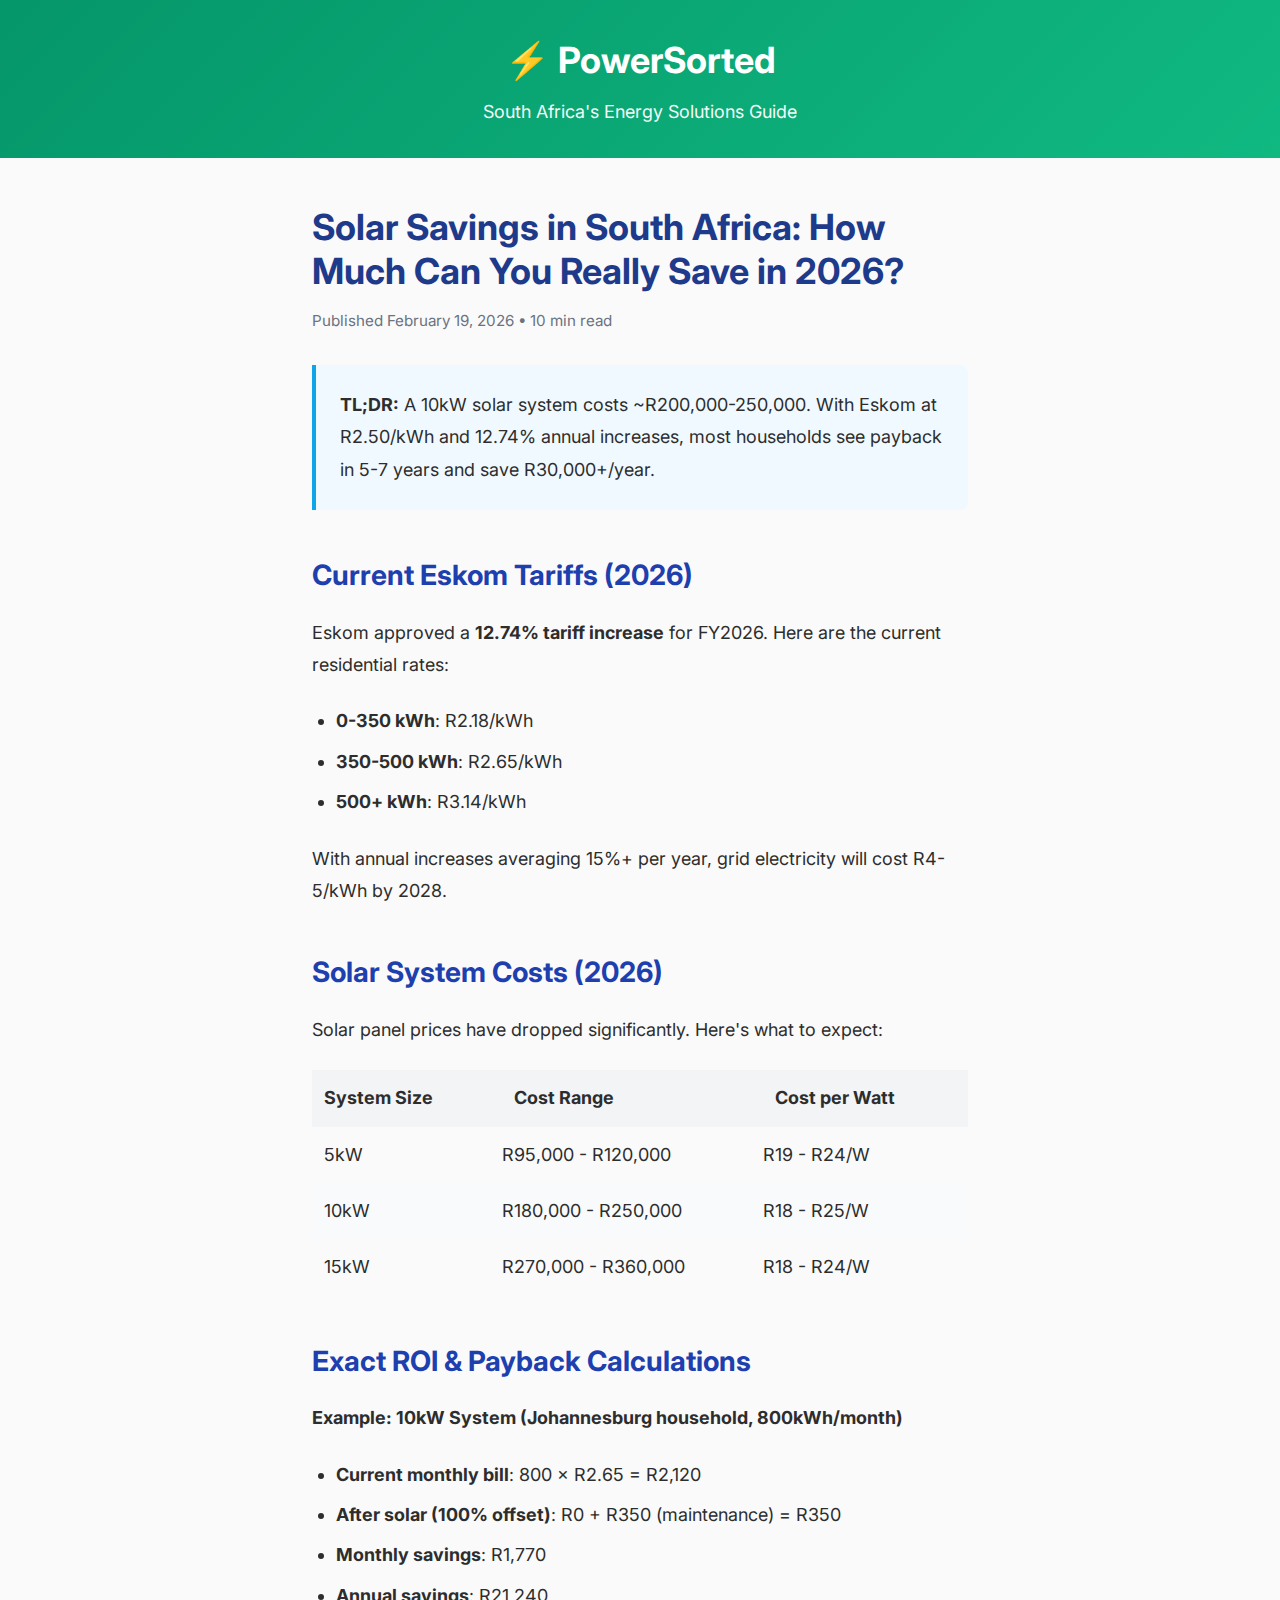
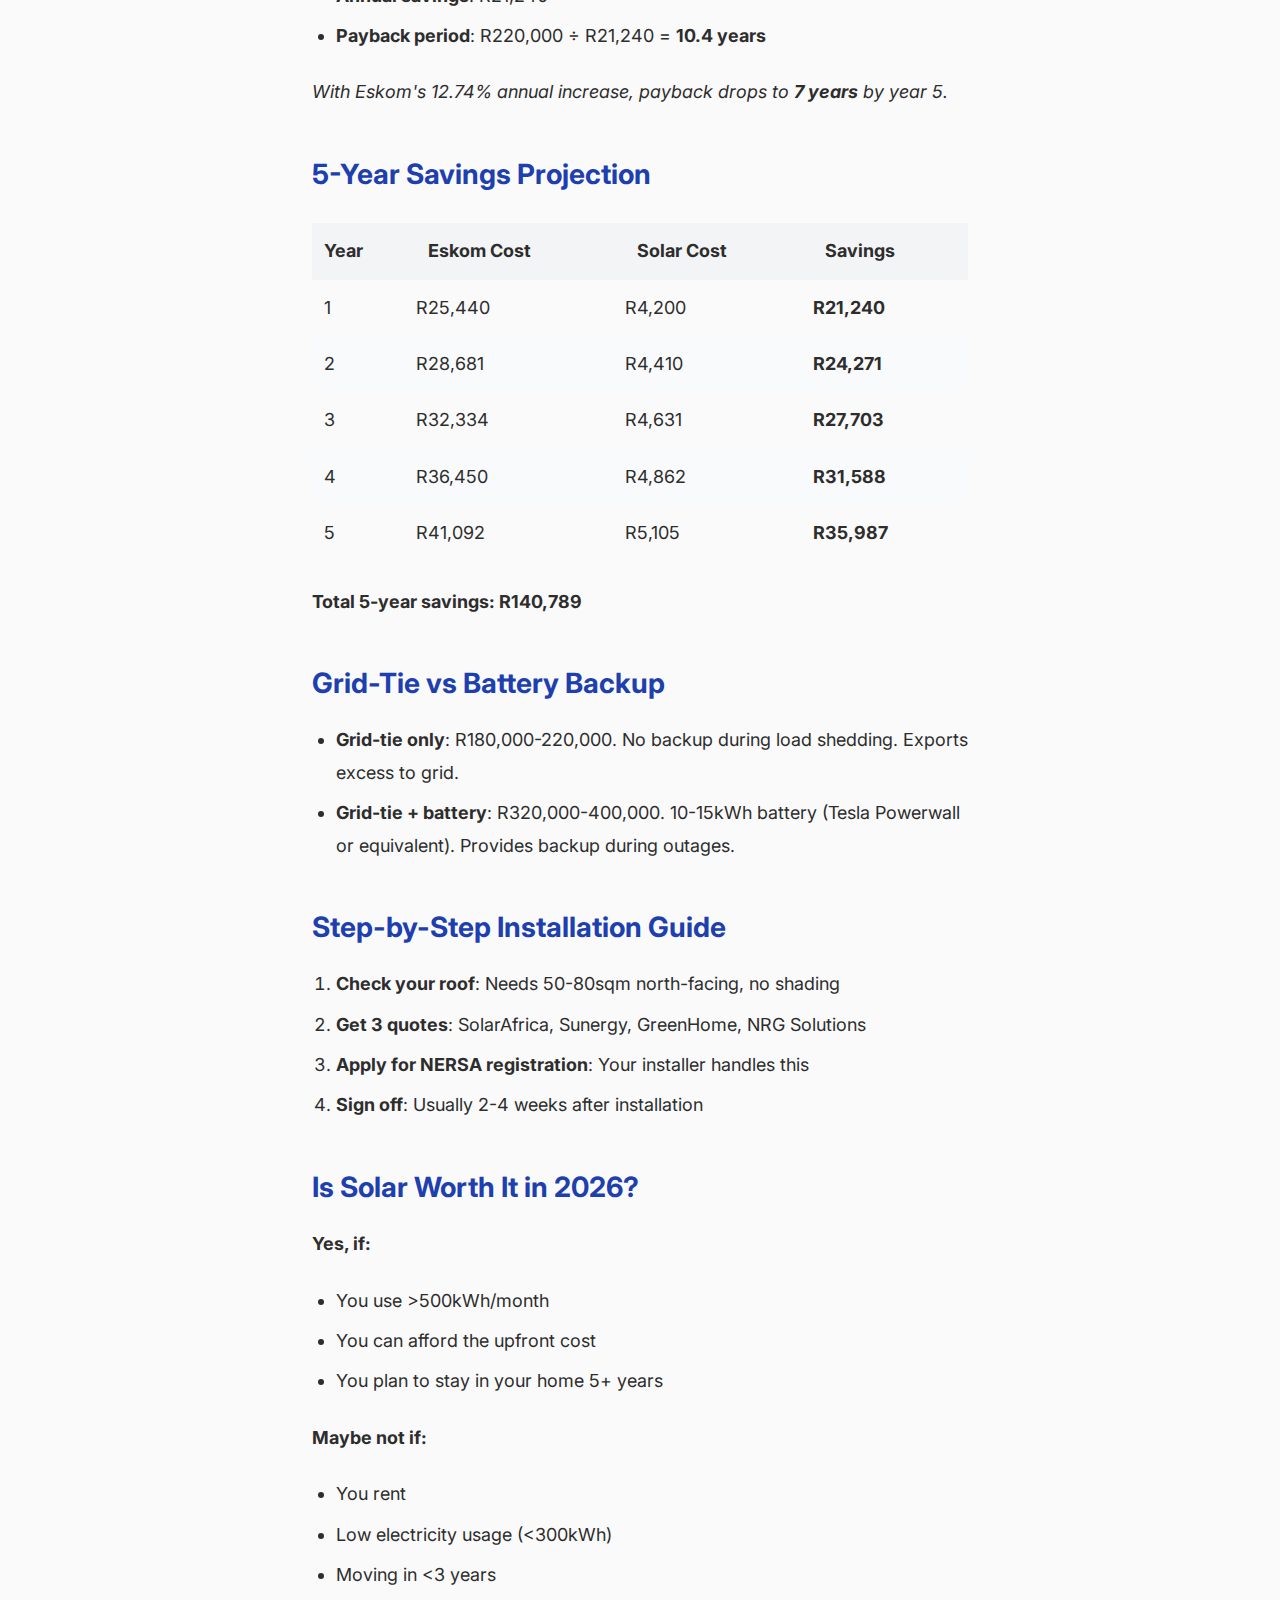
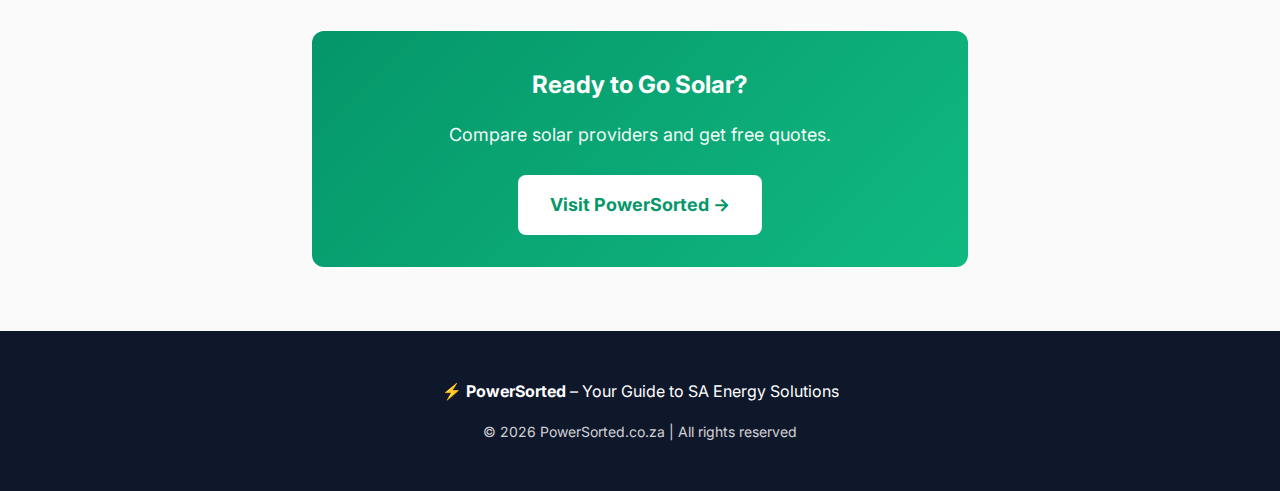
<file: blog/solar-savings-technical-guide.html>
<!DOCTYPE html>
<html lang="en">
<head>
  <meta charset="UTF-8">
  <meta name="viewport" content="width=device-width, initial-scale=1.0">
  <title>Solar Savings in South Africa: How Much Can You Really Save in 2026? | PowerSorted</title>
  <meta name="description" content="Technical guide to solar savings in SA. Exact ROI, payback periods, and costs for 5kW, 10kW, and 15kW systems. Real numbers for 2026.">
  
  <script async src="https://www.googletagmanager.com/gtag/js?id=G-XXXXXXXXXX"></script>
  <script>
    window.dataLayer = window.dataLayer || [];
    function gtag(){dataLayer.push(arguments);}
    gtag('js', new Date());
    gtag('config', 'G-XXXXXXXXXX');
  </script>
  
  <link rel="stylesheet" href="../style.css">
  <link href="https://fonts.googleapis.com/css2?family=Inter:wght@400;500;600;700&display=swap" rel="stylesheet">
  
  <style>
    .blog-post { max-width: 720px; margin: 3rem auto; padding: 0 2rem; }
    .blog-post h1 { font-size: 2.25rem; color: #1e3a8a; margin-bottom: 1rem; line-height: 1.2; }
    .blog-meta { color: #6b7280; margin-bottom: 2rem; font-size: 0.95rem; }
    .blog-content { font-size: 1.125rem; line-height: 1.8; color: #2d2d2d; }
    .blog-content h2 { font-size: 1.75rem; color: #1e40af; margin-top: 2.5rem; margin-bottom: 1rem; }
    .blog-content p { margin-bottom: 1.5rem; }
    .blog-content ul, .blog-content ol { margin-bottom: 1.5rem; padding-left: 1.5rem; }
    .blog-content li { margin-bottom: 0.5rem; }
    .highlight-box { background: #f0f9ff; border-left: 4px solid #0ea5e9; padding: 1.5rem; margin: 2rem 0; border-radius: 0 8px 8px 0; }
    .cta-box { background: linear-gradient(135deg, #059669 0%, #10b981 100%); color: white; padding: 2rem; border-radius: 12px; text-align: center; margin-top: 2.5rem; }
    .cta-box h3 { margin: 0 0 0.75rem; font-size: 1.5rem; }
    .cta-box p { margin: 0 0 1.5rem; opacity: 0.95; }
    .cta-btn { display: inline-block; background: white; color: #059669; font-weight: 700; padding: 0.875rem 2rem; border-radius: 8px; text-decoration: none; font-size: 1.125rem; }
  </style>
</head>
<body>
  <header style="background: linear-gradient(135deg, #059669 0%, #10b981 100%); color: white; padding: 2rem 1rem; text-align: center;">
    <div style="max-width: 980px; margin: 0 auto;">
      <h1 style="margin: 0 0 0.5rem; font-size: 2.25rem;">⚡ PowerSorted</h1>
      <p style="margin: 0; font-size: 1.125rem; opacity: 0.95;">South Africa's Energy Solutions Guide</p>
    </div>
  </header>

  <article class="blog-post">
    <h1>Solar Savings in South Africa: How Much Can You Really Save in 2026?</h1>
    <p class="blog-meta">Published February 19, 2026 • 10 min read</p>
    
    <div class="blog-content">
      <div class="highlight-box">
        <strong>TL;DR:</strong> A 10kW solar system costs ~R200,000-250,000. With Eskom at R2.50/kWh and 12.74% annual increases, most households see payback in 5-7 years and save R30,000+/year.
      </div>

      <h2>Current Eskom Tariffs (2026)</h2>
      <p>Eskom approved a <strong>12.74% tariff increase</strong> for FY2026. Here are the current residential rates:</p>
      <ul>
        <li><strong>0-350 kWh</strong>: R2.18/kWh</li>
        <li><strong>350-500 kWh</strong>: R2.65/kWh</li>
        <li><strong>500+ kWh</strong>: R3.14/kWh</li>
      </ul>
      <p>With annual increases averaging 15%+ per year, grid electricity will cost R4-5/kWh by 2028.</p>

      <h2>Solar System Costs (2026)</h2>
      <p>Solar panel prices have dropped significantly. Here's what to expect:</p>
      <table style="width:100%; border-collapse: collapse; margin: 1.5rem 0;">
        <tr style="background:#f3f4f6;"><th style="padding:12px; text-align:left;">System Size</th><th style="padding:12px; text-align:left;">Cost Range</th><th style="padding:12px; text-align:left;">Cost per Watt</th></tr>
        <tr><td style="padding:12px;">5kW</td><td>R95,000 - R120,000</td><td>R19 - R24/W</td></tr>
        <tr style="background:#f9fafb;"><td style="padding:12px;">10kW</td><td>R180,000 - R250,000</td><td>R18 - R25/W</td></tr>
        <tr><td style="padding:12px;">15kW</td><td>R270,000 - R360,000</td><td>R18 - R24/W</td></tr>
      </table>

      <h2>Exact ROI & Payback Calculations</h2>
      <p><strong>Example: 10kW System (Johannesburg household, 800kWh/month)</strong></p>
      <ul>
        <li><strong>Current monthly bill</strong>: 800 × R2.65 = R2,120</li>
        <li><strong>After solar (100% offset)</strong>: R0 + R350 (maintenance) = R350</li>
        <li><strong>Monthly savings</strong>: R1,770</li>
        <li><strong>Annual savings</strong>: R21,240</li>
        <li><strong>Payback period</strong>: R220,000 ÷ R21,240 = <strong>10.4 years</strong></li>
      </ul>
      <p><em>With Eskom's 12.74% annual increase, payback drops to <strong>7 years</strong> by year 5.</em></p>

      <h2>5-Year Savings Projection</h2>
      <table style="width:100%; border-collapse: collapse; margin: 1.5rem 0;">
        <tr style="background:#f3f4f6;"><th style="padding:12px; text-align:left;">Year</th><th style="padding:12px; text-align:left;">Eskom Cost</th><th style="padding:12px; text-align:left;">Solar Cost</th><th style="padding:12px; text-align:left;">Savings</th></tr>
        <tr><td style="padding:12px;">1</td><td>R25,440</td><td>R4,200</td><td><strong>R21,240</strong></td></tr>
        <tr style="background:#f9fafb;"><td style="padding:12px;">2</td><td>R28,681</td><td>R4,410</td><td><strong>R24,271</strong></td></tr>
        <tr><td style="padding:12px;">3</td><td>R32,334</td><td>R4,631</td><td><strong>R27,703</strong></td></tr>
        <tr style="background:#f9fafb;"><td style="padding:12px;">4</td><td>R36,450</td><td>R4,862</td><td><strong>R31,588</strong></td></tr>
        <tr><td style="padding:12px;">5</td><td>R41,092</td><td>R5,105</td><td><strong>R35,987</strong></td></tr>
      </table>
      <p><strong>Total 5-year savings: R140,789</strong></p>

      <h2>Grid-Tie vs Battery Backup</h2>
      <ul>
        <li><strong>Grid-tie only</strong>: R180,000-220,000. No backup during load shedding. Exports excess to grid.</li>
        <li><strong>Grid-tie + battery</strong>: R320,000-400,000. 10-15kWh battery (Tesla Powerwall or equivalent). Provides backup during outages.</li>
      </ul>

      <h2>Step-by-Step Installation Guide</h2>
      <ol>
        <li><strong>Check your roof</strong>: Needs 50-80sqm north-facing, no shading</li>
        <li><strong>Get 3 quotes</strong>: SolarAfrica, Sunergy, GreenHome, NRG Solutions</li>
        <li><strong>Apply for NERSA registration</strong>: Your installer handles this</li>
        <li><strong>Sign off</strong>: Usually 2-4 weeks after installation</li>
      </ol>

      <h2>Is Solar Worth It in 2026?</h2>
      <p><strong>Yes, if:</strong></p>
      <ul>
        <li>You use &gt;500kWh/month</li>
        <li>You can afford the upfront cost</li>
        <li>You plan to stay in your home 5+ years</li>
      </ul>
      <p><strong>Maybe not if:</strong></p>
      <ul>
        <li>You rent</li>
        <li>Low electricity usage (&lt;300kWh)</li>
        <li>Moving in &lt;3 years</li>
      </ul>

      <div class="cta-box">
        <h3>Ready to Go Solar?</h3>
        <p>Compare solar providers and get free quotes.</p>
        <a href="https://powersorted.co.za" class="cta-btn">Visit PowerSorted →</a>
      </div>
    </div>
  </article>

  <footer style="background: #0f172a; color: white; padding: 3rem 1rem; text-align: center; margin-top: 4rem;">
    <div style="max-width: 980px; margin: 0 auto;">
      <p style="margin: 0 0 1rem; font-size: 1rem;">⚡ <strong>PowerSorted</strong> – Your Guide to SA Energy Solutions</p>
      <p style="margin: 0; font-size: 0.875rem; opacity: 0.8;">© 2026 PowerSorted.co.za | All rights reserved</p>
    </div>
  </footer>
</body>
</html>
</file>
<file: style.css>
/* Variables */
:root {
  --color-primary: #f59e0b;
  --color-primary-light: #fbbf24;
  --color-primary-dark: #d97706;
  --color-background: #fafafa;
  --color-white: #ffffff;
  --color-text: #1a1a1a;
  --color-text-light: #666666;
  --color-border: #e5e5e5;
  --color-success: #22c55e;
  --color-warning: #f59e0b;
  --color-danger: #ef4444;
  --shadow-sm: 0 1px 3px rgba(0,0,0,0.08);
  --shadow-md: 0 4px 12px rgba(0,0,0,0.1);
  --shadow-lg: 0 8px 24px rgba(0,0,0,0.12);
  --radius: 12px;
  --radius-lg: 16px;
}

/* Reset */
* {
  box-sizing: border-box;
  margin: 0;
  padding: 0;
}

body {
  font-family: 'Inter', -apple-system, BlinkMacSystemFont, sans-serif;
  background: var(--color-background);
  color: var(--color-text);
  line-height: 1.6;
  -webkit-font-smoothing: antialiased;
}

/* Container */
.container {
  max-width: 1200px;
  margin: 0 auto;
  padding: 0 1.5rem;
}

/* Header */
.header {
  background: var(--color-white);
  border-bottom: 1px solid var(--color-border);
  padding: 1rem 0;
  position: sticky;
  top: 0;
  z-index: 100;
  backdrop-filter: blur(10px);
  background: rgba(255, 255, 255, 0.95);
}

.header-inner {
  display: flex;
  align-items: center;
  justify-content: space-between;
}

.logo {
  display: flex;
  align-items: center;
  gap: 0.75rem;
  text-decoration: none;
  color: var(--color-text);
  font-weight: 700;
  font-size: 1.25rem;
}

.logo-icon {
  font-size: 1.75rem;
}

.nav {
  display: flex;
  gap: 2rem;
}

.nav a {
  text-decoration: none;
  color: var(--color-text-light);
  font-weight: 500;
  transition: color 0.2s;
}

.nav a:hover {
  color: var(--color-primary);
}

/* Hero */
.hero {
  background: linear-gradient(135deg, #d97706 0%, #f59e0b 50%, #fbbf24 100%);
  color: white;
  padding: 4rem 0;
  text-align: center;
}

.hero-content {
  max-width: 700px;
  margin: 0 auto;
}

.badge {
  display: inline-block;
  background: rgba(255, 255, 255, 0.2);
  padding: 0.5rem 1rem;
  border-radius: 50px;
  font-size: 0.9rem;
  font-weight: 600;
  margin-bottom: 1.5rem;
}

.hero h1 {
  font-size: 3rem;
  font-weight: 800;
  margin-bottom: 1rem;
  line-height: 1.1;
}

.hero-subtitle {
  font-size: 1.25rem;
  opacity: 0.95;
  line-height: 1.6;
}

/* Section */
.section {
  padding: 4rem 0;
}

.section-alt {
  background: var(--color-white);
}

.section-title {
  text-align: center;
  font-size: 2.5rem;
  font-weight: 700;
  margin-bottom: 3rem;
}

/* Calculator */
.calculator-layout {
  display: grid;
  grid-template-columns: 1.2fr 1fr;
  gap: 2rem;
  align-items: start;
}

.calculator-card {
  background: var(--color-white);
  border-radius: var(--radius-lg);
  padding: 2.5rem;
  box-shadow: var(--shadow-md);
  border: 1px solid var(--color-border);
}

.calculator-card h2 {
  font-size: 1.875rem;
  margin-bottom: 2rem;
}

/* Form Elements */
.form-group {
  margin-bottom: 2rem;
}

.form-group label {
  display: block;
  font-weight: 600;
  margin-bottom: 0.5rem;
}

.select-input {
  width: 100%;
  padding: 0.875rem 1rem;
  border: 2px solid var(--color-border);
  border-radius: var(--radius);
  font-size: 1rem;
  font-family: inherit;
  background: white;
  cursor: pointer;
  transition: all 0.2s;
}

.select-input:focus {
  outline: none;
  border-color: var(--color-primary);
  box-shadow: 0 0 0 3px rgba(245, 158, 11, 0.1);
}

.tariff-info {
  margin-top: 0.75rem;
  font-size: 0.9rem;
  color: var(--color-text-light);
}

.tariff-info strong {
  color: var(--color-primary);
  font-weight: 700;
}

/* Appliance Adder */
.appliance-adder {
  margin-bottom: 2rem;
}

.appliance-adder h3 {
  font-size: 1.25rem;
  margin-bottom: 1rem;
}

.add-form {
  display: flex;
  flex-direction: column;
  gap: 0.75rem;
}

.usage-inputs {
  display: grid;
  grid-template-columns: 1fr 1fr 1fr auto;
  gap: 0.75rem;
  align-items: center;
}

.usage-inputs input {
  padding: 0.875rem 1rem;
  border: 2px solid var(--color-border);
  border-radius: var(--radius);
  font-size: 1rem;
  font-family: inherit;
}

.usage-inputs input:focus {
  outline: none;
  border-color: var(--color-primary);
}

.select-input-small {
  padding: 0.875rem 0.75rem;
  border: 2px solid var(--color-border);
  border-radius: var(--radius);
  font-size: 0.9rem;
  font-family: inherit;
  background: white;
  cursor: pointer;
  transition: all 0.2s;
}

.select-input-small:focus {
  outline: none;
  border-color: var(--color-primary);
}

.btn-add {
  padding: 0.875rem 1.5rem;
  background: var(--color-primary);
  color: white;
  border: none;
  border-radius: var(--radius);
  font-weight: 600;
  cursor: pointer;
  transition: all 0.2s;
  white-space: nowrap;
}

.btn-add:hover {
  background: var(--color-primary-dark);
  transform: translateY(-1px);
}

.usage-hint {
  margin-top: 0.5rem;
  padding: 0.75rem 1rem;
  background: #fef3c7;
  border-left: 3px solid var(--color-primary);
  border-radius: var(--radius);
  font-size: 0.875rem;
  color: #92400e;
  display: none;
}

.usage-hint.show {
  display: block;
}

/* Appliance List */
.appliance-list {
  margin-bottom: 2rem;
  max-height: 400px;
  overflow-y: auto;
  border: 1px solid var(--color-border);
  border-radius: var(--radius);
  padding: 1rem;
}

.appliance-list:empty::before {
  content: "No appliances added yet. Select one above and click 'Add'.";
  display: block;
  text-align: center;
  color: var(--color-text-light);
  padding: 2rem;
}

.appliance-item {
  display: flex;
  align-items: center;
  justify-content: space-between;
  padding: 1rem;
  background: var(--color-background);
  border-radius: var(--radius);
  margin-bottom: 0.75rem;
}

.appliance-item:last-child {
  margin-bottom: 0;
}

.appliance-info {
  flex: 1;
}

.appliance-name {
  font-weight: 600;
  margin-bottom: 0.25rem;
}

.appliance-details {
  font-size: 0.875rem;
  color: var(--color-text-light);
}

.appliance-cost {
  font-weight: 700;
  color: var(--color-primary);
  margin-right: 1rem;
}

.btn-remove {
  background: none;
  border: none;
  color: var(--color-danger);
  cursor: pointer;
  font-size: 1.25rem;
  padding: 0.25rem 0.5rem;
  transition: all 0.2s;
}

.btn-remove:hover {
  transform: scale(1.2);
}

/* Buttons */
.btn-primary {
  width: 100%;
  padding: 1rem 2rem;
  background: var(--color-primary);
  color: white;
  border: none;
  border-radius: var(--radius);
  font-size: 1rem;
  font-weight: 600;
  cursor: pointer;
  transition: all 0.2s;
  box-shadow: var(--shadow-sm);
}

.btn-primary:hover {
  background: var(--color-primary-dark);
  transform: translateY(-1px);
  box-shadow: var(--shadow-md);
}

.btn-primary:disabled {
  opacity: 0.5;
  cursor: not-allowed;
  transform: none;
}

/* Calculator Credit (visible in screenshots) */
.calculator-credit {
  text-align: center;
  font-size: 0.85rem;
  color: #666;
  margin-top: 0.75rem;
  padding: 0.5rem;
  font-weight: 500;
}

/* Results Panel */
.results-panel {
  display: flex;
  flex-direction: column;
  gap: 1.5rem;
}

.results-summary,
.priority-list,
.optimization-section {
  background: var(--color-white);
  border-radius: var(--radius-lg);
  padding: 2rem;
  box-shadow: var(--shadow-md);
  border: 1px solid var(--color-border);
}

.results-summary.hidden,
.priority-list.hidden,
.optimization-section.hidden {
  display: none;
}

.results-summary h3,
.priority-list h3,
.optimization-section h3 {
  font-size: 1.5rem;
  margin-bottom: 1.5rem;
}

.cost-cards {
  display: grid;
  grid-template-columns: repeat(3, 1fr);
  gap: 1rem;
  margin-bottom: 1.5rem;
}

.cost-card {
  background: var(--color-background);
  padding: 1.5rem;
  border-radius: var(--radius);
  text-align: center;
}

.cost-card.highlight {
  background: linear-gradient(135deg, #d97706, #f59e0b);
  color: white;
}

.cost-label {
  font-size: 0.875rem;
  opacity: 0.8;
  margin-bottom: 0.5rem;
  font-weight: 500;
}

.cost-value {
  font-size: 2rem;
  font-weight: 700;
}

.total-kwh {
  text-align: center;
  padding: 1rem;
  background: #fef3c7;
  border-radius: var(--radius);
  color: #92400e;
}

/* Priority List */
.priority-intro {
  color: var(--color-text-light);
  margin-bottom: 1rem;
}

.priority-item {
  display: flex;
  align-items: center;
  gap: 1rem;
  padding: 1rem;
  background: var(--color-background);
  border-radius: var(--radius);
  margin-bottom: 0.75rem;
}

.priority-rank {
  width: 32px;
  height: 32px;
  background: var(--color-primary);
  color: white;
  border-radius: 50%;
  display: flex;
  align-items: center;
  justify-content: center;
  font-weight: 700;
  flex-shrink: 0;
}

.priority-info {
  flex: 1;
}

.priority-name {
  font-weight: 600;
  margin-bottom: 0.25rem;
}

.priority-impact {
  font-size: 0.875rem;
  color: var(--color-text-light);
}

.priority-cost {
  font-weight: 700;
  color: var(--color-danger);
  font-size: 1.125rem;
}

/* Load Shedding Section */
.optimization-savings {
  text-align: center;
  padding: 2rem;
  background: linear-gradient(135deg, #22c55e, #16a34a);
  color: white;
  border-radius: var(--radius);
  margin: 1rem 0;
}

.savings-amount {
  font-size: 2.5rem;
  font-weight: 800;
  display: block;
  margin-bottom: 0.5rem;
}

.savings-label {
  font-size: 1rem;
  opacity: 0.9;
}

.optimization-tips {
  margin-top: 1.5rem;
}

.optimization-note {
  font-size: 0.95rem;
  color: var(--color-text);
  margin-bottom: 0.5rem;
}

.optimization-tips ul {
  list-style: none;
  padding: 0;
  margin: 0;
}

.optimization-tips li {
  padding: 0.75rem 1rem;
  background: var(--color-background);
  border-radius: var(--radius);
  margin-bottom: 0.5rem;
  border-left: 3px solid var(--color-primary);
}

/* Tips Grid */
.tips-grid {
  display: grid;
  grid-template-columns: repeat(3, 1fr);
  gap: 2rem;
  margin-bottom: 3rem;
}

.tip-card {
  background: var(--color-background);
  border-radius: var(--radius-lg);
  padding: 2rem;
  border: 1px solid var(--color-border);
}

.tip-icon {
  font-size: 2.5rem;
  margin-bottom: 1rem;
}

.tip-card h3 {
  font-size: 1.25rem;
  margin-bottom: 1rem;
}

.tip-card ul {
  list-style: none;
  margin-bottom: 1.5rem;
}

.tip-card li {
  padding: 0.5rem 0;
  line-height: 1.5;
  font-size: 0.95rem;
}

.tip-card li::before {
  content: "→";
  color: var(--color-primary);
  font-weight: 700;
  margin-right: 0.5rem;
}

.savings-badge {
  background: linear-gradient(135deg, #22c55e, #16a34a);
  color: white;
  padding: 0.75rem 1rem;
  border-radius: var(--radius);
  font-weight: 600;
  text-align: center;
}

/* Pro Tips */
.pro-tips {
  background: linear-gradient(135deg, #d97706, #f59e0b);
  color: white;
  padding: 2.5rem;
  border-radius: var(--radius-lg);
}

.pro-tips h3 {
  font-size: 1.75rem;
  margin-bottom: 1.5rem;
}

.pro-tips-grid {
  display: grid;
  grid-template-columns: repeat(3, 1fr);
  gap: 2rem;
}

.pro-tip {
  background: rgba(255, 255, 255, 0.15);
  padding: 1.5rem;
  border-radius: var(--radius);
  line-height: 1.6;
}

.pro-tip strong {
  display: block;
  margin-bottom: 0.5rem;
  font-size: 1.05rem;
}

/* FAQ */
.faq-grid {
  display: grid;
  grid-template-columns: repeat(2, 1fr);
  gap: 2rem;
  max-width: 1000px;
  margin: 0 auto;
}

.faq-item {
  background: var(--color-white);
  padding: 2rem;
  border-radius: var(--radius);
  box-shadow: var(--shadow-sm);
  border: 1px solid var(--color-border);
}

.faq-item h4 {
  font-size: 1.125rem;
  margin-bottom: 0.75rem;
  color: var(--color-primary);
}

/* Footer */
.footer {
  background: var(--color-text);
  color: white;
  padding: 3rem 0 2rem;
}

.footer-content {
  display: grid;
  grid-template-columns: 2fr 1fr 1fr 1fr;
  gap: 3rem;
  margin-bottom: 2rem;
}

.footer-brand p {
  margin-top: 1rem;
  opacity: 0.8;
  line-height: 1.6;
}

.footer-links {
  display: flex;
  flex-direction: column;
  gap: 0.75rem;
}

.footer-links h4 {
  margin-bottom: 0.5rem;
  font-size: 0.875rem;
  text-transform: uppercase;
  letter-spacing: 0.05em;
}

.footer-links a {
  color: rgba(255, 255, 255, 0.8);
  text-decoration: none;
  transition: color 0.2s;
}

.footer-links a:hover {
  color: white;
}

.footer-bottom {
  padding-top: 2rem;
  border-top: 1px solid rgba(255, 255, 255, 0.1);
  text-align: center;
  font-size: 0.875rem;
  opacity: 0.7;
}

.disclaimer {
  margin-top: 0.5rem;
  font-size: 0.8rem;
}

/* Responsive */
@media (max-width: 768px) {
  .hero h1 {
    font-size: 2rem;
  }

  .calculator-layout {
    grid-template-columns: 1fr;
  }

  .cost-cards {
    grid-template-columns: 1fr;
  }

  .tips-grid {
    grid-template-columns: 1fr;
  }

  .pro-tips-grid {
    grid-template-columns: 1fr;
  }

  .faq-grid {
    grid-template-columns: 1fr;
  }

  .footer-content {
    grid-template-columns: 1fr;
  }

  .nav {
    gap: 1rem;
    font-size: 0.875rem;
  }

  .usage-inputs {
    grid-template-columns: 1fr 1fr;
  }
  
  .usage-inputs input[type="number"] {
    grid-column: span 1;
  }
  
  .btn-add {
    grid-column: span 2;
  }
}
</file>
